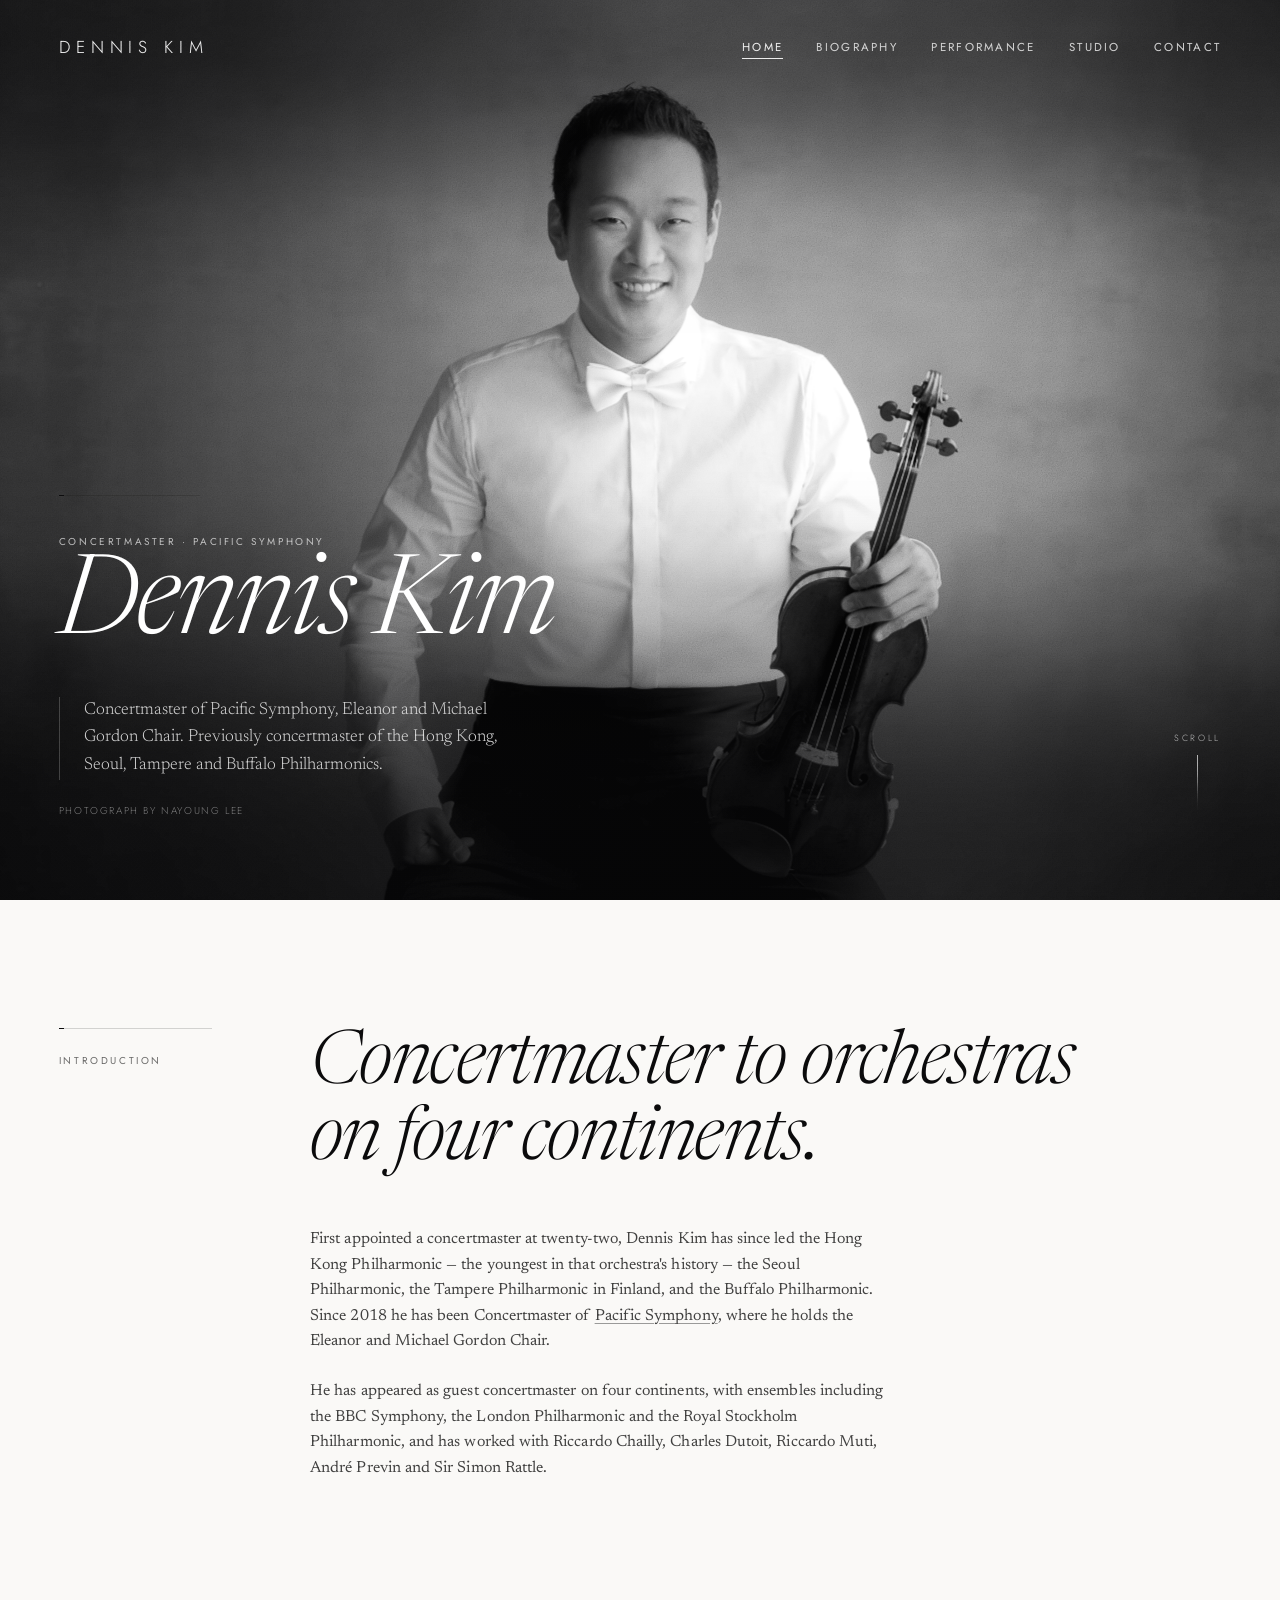
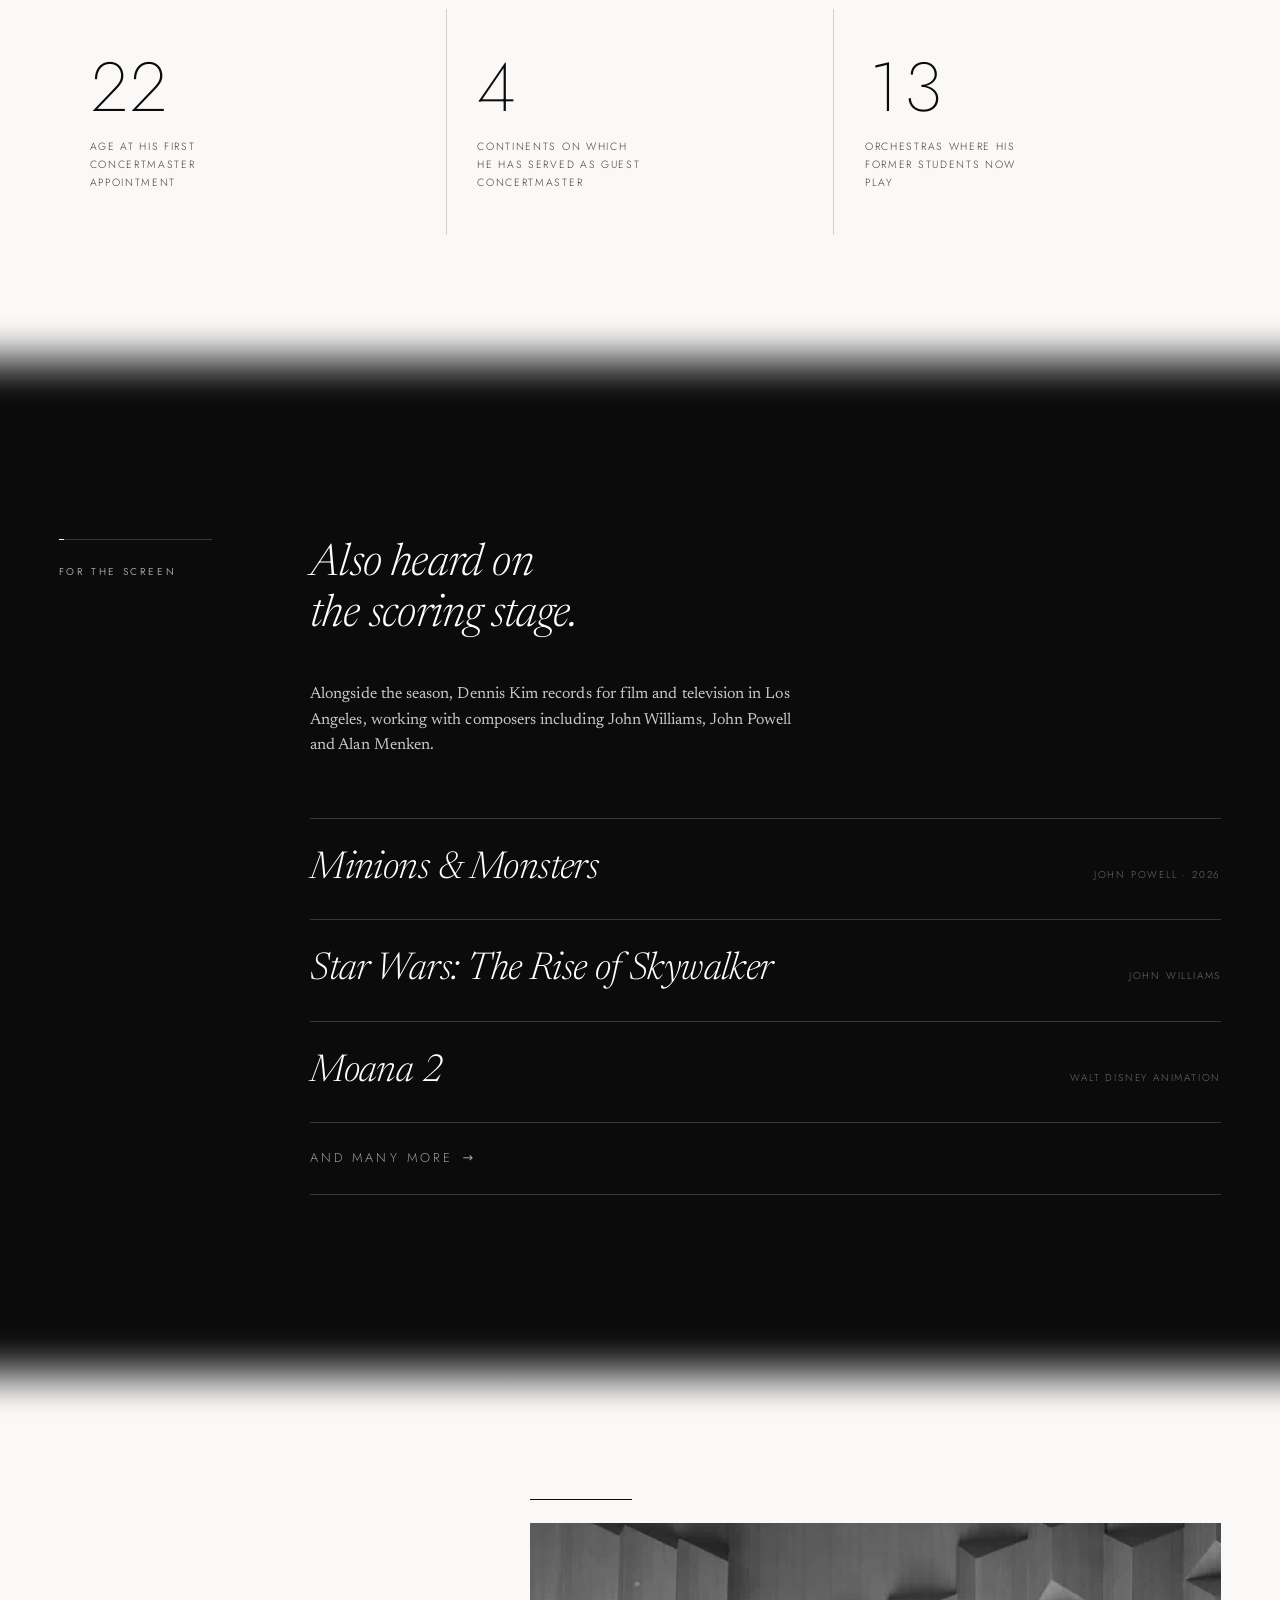
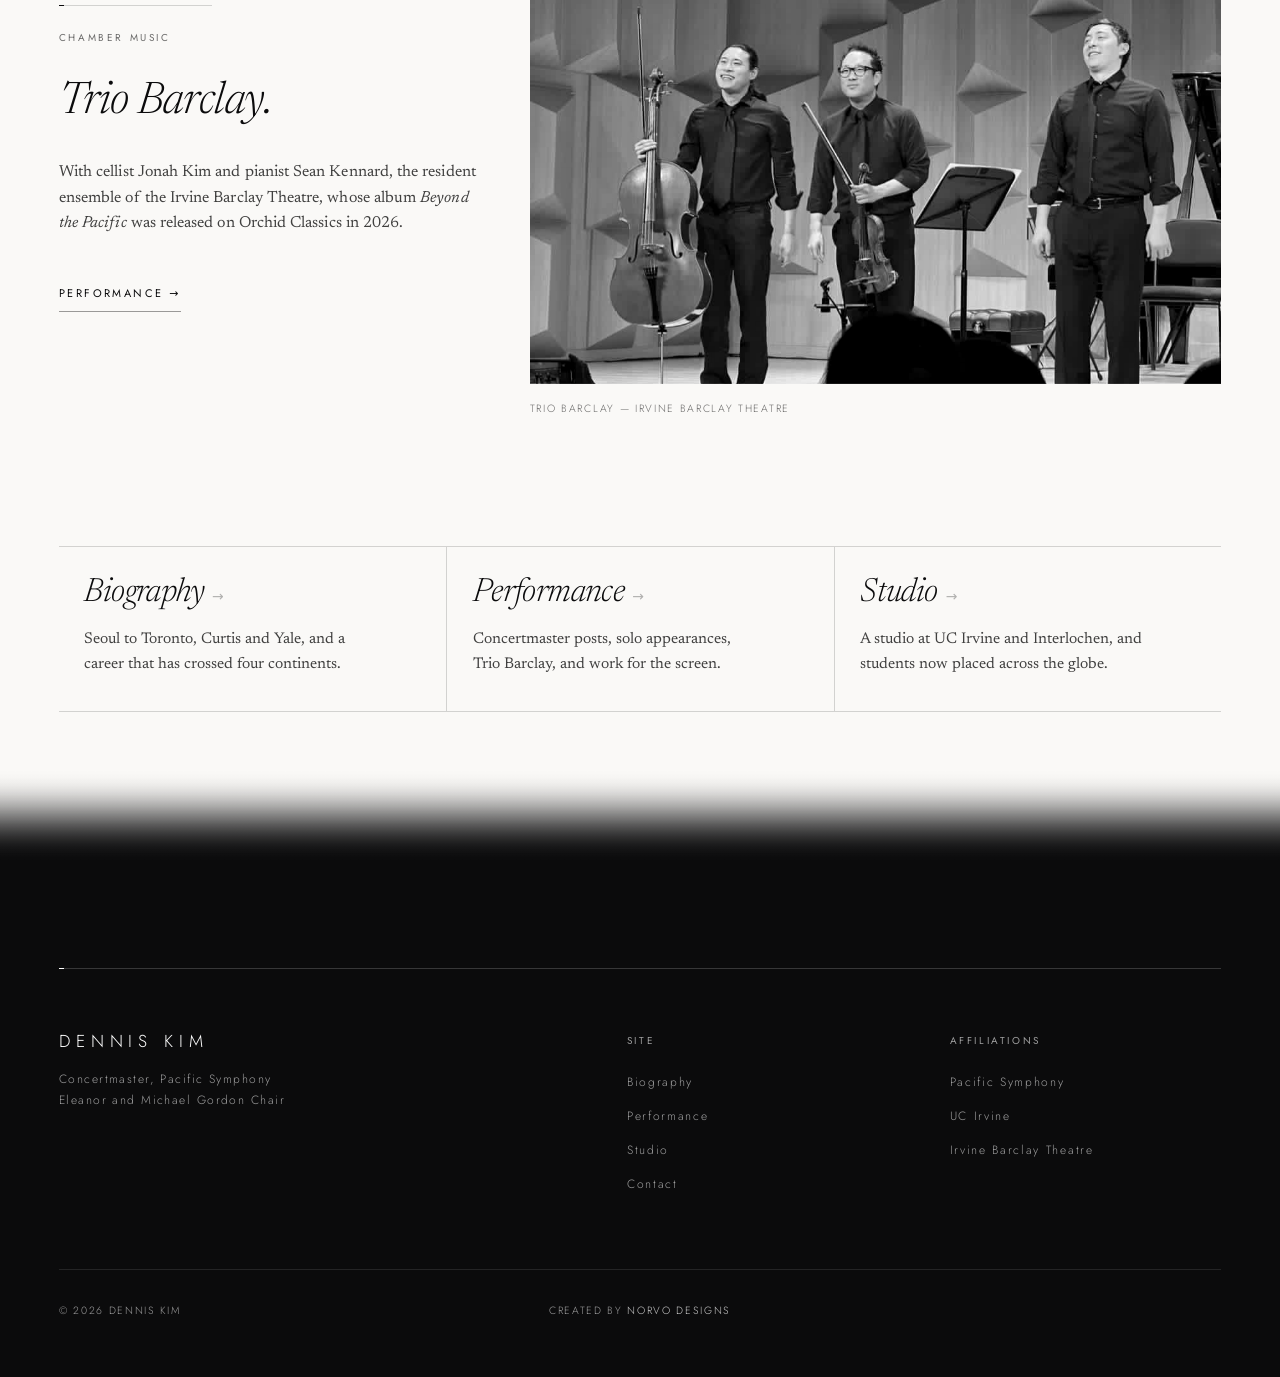
<file: index.html>
<!DOCTYPE html>
<html lang="en" class="no-js">
<head>
<!-- Google tag (gtag.js) -->
<script async src="https://www.googletagmanager.com/gtag/js?id=G-ZF6RB4G2XK"></script>
<script>
  window.dataLayer = window.dataLayer || [];
  function gtag(){dataLayer.push(arguments);}
  gtag('js', new Date());

  gtag('config', 'G-ZF6RB4G2XK');
</script>
<meta charset="utf-8">
<meta name="viewport" content="width=device-width, initial-scale=1">
<title>Dennis Kim — Violinist, Concertmaster of Pacific Symphony</title>
<meta name="description" content="Dennis Kim is a violinist and Concertmaster of Pacific Symphony, holder of the Eleanor and Michael Gordon Chair, and Assistant Professor of Violin at UC Irvine.">
<link rel="canonical" href="https://denniskim.org/">
<meta name="robots" content="index,follow,max-image-preview:large,max-snippet:-1,max-video-preview:-1">
<meta name="author" content="Dennis Kim">
<meta name="theme-color" content="#0b0b0c">
<meta property="og:type" content="profile">
<meta property="og:site_name" content="Dennis Kim">
<meta property="og:locale" content="en_US">
<meta property="og:title" content="Dennis Kim — Violinist, Concertmaster of Pacific Symphony">
<meta property="og:description" content="Dennis Kim is a violinist and Concertmaster of Pacific Symphony, holder of the Eleanor and Michael Gordon Chair, and Assistant Professor of Violin at UC Irvine.">
<meta property="og:url" content="https://denniskim.org/">
<meta property="og:image" content="https://denniskim.org/assets/og-image.jpg">
<meta property="og:image:width" content="1200">
<meta property="og:image:height" content="630">
<meta property="og:image:alt" content="Dennis Kim, violinist and Concertmaster of Pacific Symphony">
<meta name="twitter:card" content="summary_large_image">
<meta name="twitter:title" content="Dennis Kim — Violinist, Concertmaster of Pacific Symphony">
<meta name="twitter:description" content="Dennis Kim is a violinist and Concertmaster of Pacific Symphony, holder of the Eleanor and Michael Gordon Chair, and Assistant Professor of Violin at UC Irvine.">
<meta name="twitter:image" content="https://denniskim.org/assets/og-image.jpg">
<link rel="icon" href="assets/favicon.svg?v=c086bf68" type="image/svg+xml">
<link rel="icon" href="assets/favicon-32.png?v=c086bf68" sizes="32x32" type="image/png">
<link rel="apple-touch-icon" href="assets/apple-touch-icon.png?v=c086bf68">
<link rel="preload" as="image" href="img/portrait-wide.jpg" fetchpriority="high">
<link rel="preconnect" href="https://fonts.googleapis.com">
<link rel="preconnect" href="https://fonts.gstatic.com" crossorigin>
<link href="https://fonts.googleapis.com/css2?family=Jost:wght@200;300;400;500&family=Newsreader:ital,opsz,wght@0,6..72,200..800;1,6..72,200..800&display=swap" rel="stylesheet">
<script>document.documentElement.classList.remove('no-js')</script>
<link rel="stylesheet" href="assets/site.css?v=c086bf68">
<script type="application/ld+json">
{
  "@context": "https://schema.org",
  "@graph": [
    {
      "@type": "Person",
      "@id": "https://denniskim.org/#person",
      "name": "Dennis Kim",
      "givenName": "Dennis",
      "familyName": "Kim",
      "jobTitle": [
        "Violinist",
        "Concertmaster",
        "Assistant Professor of Violin"
      ],
      "description": "Violinist and Concertmaster of Pacific Symphony, holder of the Eleanor and Michael Gordon Chair.",
      "url": "https://denniskim.org/",
      "image": "https://denniskim.org/assets/og-image.jpg",
      "nationality": {
        "@type": "Country",
        "name": "Canada"
      },
      "birthPlace": {
        "@type": "Place",
        "name": "Seoul, South Korea"
      },
      "knowsAbout": [
        "Violin",
        "Orchestral leadership",
        "Chamber music",
        "Studio recording"
      ],
      "alumniOf": [
        {
          "@type": "CollegeOrUniversity",
          "name": "Curtis Institute of Music"
        },
        {
          "@type": "CollegeOrUniversity",
          "name": "Yale School of Music"
        }
      ],
      "worksFor": [
        {
          "@type": "PerformingGroup",
          "name": "Pacific Symphony",
          "url": "https://www.pacificsymphony.org/"
        },
        {
          "@type": "CollegeOrUniversity",
          "name": "University of California, Irvine",
          "url": "https://music.arts.uci.edu/"
        }
      ],
      "memberOf": {
        "@type": "MusicGroup",
        "name": "Trio Barclay",
        "url": "https://thebarclay.org/"
      },
      "sameAs": [
        "https://en.wikipedia.org/wiki/Dennis_Kim",
        "https://www.pacificsymphony.org/artist-details/34/dennis-kim",
        "https://music.arts.uci.edu/faculty/dennis-kim"
      ]
    },
    {
      "@type": "WebSite",
      "@id": "https://denniskim.org/#website",
      "url": "https://denniskim.org/",
      "name": "Dennis Kim",
      "inLanguage": "en",
      "publisher": {
        "@id": "https://denniskim.org/#person"
      }
    },
    {
      "@type": [
        "WebPage",
        "ProfilePage"
      ],
      "@id": "https://denniskim.org/#webpage",
      "url": "https://denniskim.org/",
      "name": "Dennis Kim — Violinist, Concertmaster of Pacific Symphony",
      "description": "Dennis Kim is a violinist and Concertmaster of Pacific Symphony, holder of the Eleanor and Michael Gordon Chair, and Assistant Professor of Violin at UC Irvine.",
      "inLanguage": "en",
      "isPartOf": {
        "@id": "https://denniskim.org/#website"
      },
      "about": {
        "@id": "https://denniskim.org/#person"
      },
      "primaryImageOfPage": {
        "@type": "ImageObject",
        "url": "https://denniskim.org/assets/og-image.jpg"
      }
    }
  ]
}
</script>
</head>
<body>
<a class="skip" href="#main">Skip to content</a>
<div class="veil" aria-hidden="true"></div>

<header class="site-nav on-dark">
  <div class="nav__inner">
    <a class="wordmark" href="index.html">Dennis&nbsp;Kim</a>
    <nav class="nav__links" aria-label="Primary">
      <a class="nav__link" href="index.html" aria-current="page">Home</a>
      <a class="nav__link" href="biography.html">Biography</a>
      <a class="nav__link" href="performance.html">Performance</a>
      <a class="nav__link" href="studio.html">Studio</a>
      <a class="nav__link" href="contact.html">Contact</a>
    </nav>
    <button class="burger" aria-expanded="false" aria-controls="drawer" aria-label="Menu">
      <span></span><span></span>
    </button>
    <div class="nav__drawer" id="drawer" aria-hidden="true">
      <div class="drawer__inner">
        <span class="drawer__mark" aria-hidden="true">Dennis&nbsp;Kim</span>
        <span class="drawer__rule" aria-hidden="true"></span>
        <nav class="drawer__nav" aria-label="Primary mobile">
          <a class="drawer__link" style="--i:0" href="index.html" aria-current="page">Home</a>
          <a class="drawer__link" style="--i:1" href="biography.html">Biography</a>
          <a class="drawer__link" style="--i:2" href="performance.html">Performance</a>
          <a class="drawer__link" style="--i:3" href="studio.html">Studio</a>
          <a class="drawer__link" style="--i:4" href="contact.html">Contact</a>
        </nav>
      </div>
    </div>
  </div>
</header>

<main class="page" id="main" tabindex="-1">

  <!-- ===== HERO ===== -->
  <section class="hero" data-hero>
    <div class="hero__media">
      <img src="img/portrait-wide.jpg" alt="Dennis Kim, violinist and Concertmaster of Pacific Symphony, holding his violin" fetchpriority="high" width="2400" height="1617">
    </div>
    <div class="hero__scrim" aria-hidden="true"></div>
    <div class="hero__inner wrap">
      <div class="hero__stack">
        <hr class="mark hero__mark in">
        <span class="eyebrow eyebrow--light">Concertmaster · Pacific Symphony</span>
        <h1 class="display d-xl lines lines--it">
          <span class="line"><i><em>Dennis Kim</em></i></span>
        </h1>
        <p class="hero__sub">Concertmaster of Pacific Symphony, Eleanor and Michael Gordon Chair. Previously concertmaster of the Hong Kong, Seoul, Tampere and Buffalo Philharmonics.</p>
        <p class="hero__credit">Photograph by NaYoung Lee</p>
      </div>
    </div>
    <div class="scroll-cue" aria-hidden="true"><span>Scroll</span><i></i></div>
  </section>

  <!-- ===== STATEMENT ===== -->
  <section class="section wrap">
    <div class="split">
      <div class="split__rail">
        <hr class="mark mark--short" style="margin-bottom:var(--s3)">
        <p class="eyebrow">Introduction</p>
      </div>
      <div data-stagger>
        <h2 class="display d-lg lines lines--it measure">
          <span class="line"><i><em>Concertmaster to orchestras</em></i></span>
          <span class="line"><i><em>on four continents.</em></i></span>
        </h2>
        <div class="measure" style="margin-top:clamp(32px,3.6vw,56px)">
          <p class="body" data-rv>First appointed a concertmaster at twenty-two, Dennis Kim has since led the Hong Kong Philharmonic &mdash; the youngest in that orchestra's history &mdash; the Seoul Philharmonic, the Tampere Philharmonic in Finland, and the Buffalo Philharmonic. Since 2018 he has been Concertmaster of <a href="https://www.pacificsymphony.org/" target="_blank" rel="noopener">Pacific Symphony</a>, where he holds the Eleanor and Michael Gordon Chair.</p>
          <p class="body" data-rv>He has appeared as guest concertmaster on four continents, with ensembles including the BBC Symphony, the London Philharmonic and the Royal Stockholm Philharmonic, and has worked with Riccardo Chailly, Charles Dutoit, Riccardo Muti, André Previn and Sir Simon Rattle.</p>
        </div>
      </div>
    </div>
  </section>

  <!-- ===== FIGURES ===== -->
  <section class="wrap" style="padding-bottom:var(--sec)">
    <div class="stats" data-stagger>
      <div class="stat" data-rv>
        <p class="stat__n"><span data-count="22">22</span></p>
        <p class="stat__l meta">Age at his first concertmaster appointment</p>
      </div>
      <div class="stat" data-rv>
        <p class="stat__n"><span data-count="4">4</span></p>
        <p class="stat__l meta">Continents on which he has served as guest concertmaster</p>
      </div>
      <div class="stat" data-rv>
        <p class="stat__n"><span data-count="13">13</span></p>
        <p class="stat__l meta">Orchestras where his former students now play</p>
      </div>
    </div>
  </section>

  <!-- ===== SCREEN ===== -->
  <section class="band on-ink">
    <div class="section wrap">
      <div class="split">
        <div class="split__rail">
          <hr class="mark mark--short" style="margin-bottom:var(--s3)">
          <p class="eyebrow">For the screen</p>
        </div>
        <div data-stagger>
          <h2 class="display d-md lines lines--it measure-sm">
            <span class="line"><i><em>Also heard on</em></i></span>
            <span class="line"><i><em>the scoring stage.</em></i></span>
          </h2>
          <p class="body" data-rv style="margin-top:clamp(28px,3.2vw,44px);max-width:56ch">Alongside the season, Dennis Kim records for film and television in Los Angeles, working with composers including John Williams, John Powell and Alan Menken.</p>

          <div class="credits" data-rv style="margin-top:clamp(40px,4.6vw,72px)">
            <div class="credit">
              <p class="credit__t">Minions &amp; Monsters</p>
              <p class="credit__m">John Powell &middot; 2026</p>
            </div>
            <div class="credit">
              <p class="credit__t">Star Wars: The Rise of Skywalker</p>
              <p class="credit__m">John Williams</p>
            </div>
            <div class="credit">
              <p class="credit__t">Moana 2</p>
              <p class="credit__m">Walt Disney Animation</p>
            </div>
            <a class="credit credit--more" href="performance.html">
              <p class="credit__t">and many more <i>&#8594;</i></p>
            </a>
          </div>
        </div>
      </div>
    </div>
  </section>

  <!-- ===== CLOSING ===== -->
  <section class="section wrap">
    <div class="duo duo--tall">
      <div data-stagger>
        <hr class="mark mark--short" style="margin-bottom:var(--s3)">
        <p class="eyebrow" data-rv style="margin-bottom:var(--s4)">Chamber music</p>
        <h2 class="display d-md lines lines--it measure-sm">
          <span class="line"><i><em>Trio Barclay.</em></i></span>
        </h2>
        <p class="body measure-sm" data-rv style="margin-top:var(--s4)">With cellist Jonah Kim and pianist Sean Kennard, the resident ensemble of the Irvine Barclay Theatre, whose album <em>Beyond the Pacific</em> was released on Orchid Classics in 2026.</p>
        <p style="margin-top:clamp(32px,3.4vw,48px)" data-rv><a class="ln" href="performance.html">Performance &#8594;</a></p>
      </div>
      <figure class="fig fig--held mono img-rv">
        <img class="ratio-3x2" src="img/trio-barclay.jpg" alt="Dennis Kim, centre, taking a bow with Trio Barclay" loading="lazy" decoding="async" width="1080" height="810" style="object-position:50% 38%">
        <figcaption class="meta">Trio Barclay &mdash; Irvine Barclay Theatre</figcaption>
      </figure>
    </div>
  </section>

  <!-- ===== GATEWAYS ===== -->
  <section class="wrap" style="padding-bottom:var(--sec-tight)">
    <div class="gates" data-stagger>
      <a class="gate" href="biography.html" data-rv>
        <span class="gate__t">Biography <i>&#8594;</i></span>
        <span class="gate__d">Seoul to Toronto, Curtis and Yale, and a career that has crossed four continents.</span>
      </a>
      <a class="gate" href="performance.html" data-rv>
        <span class="gate__t">Performance <i>&#8594;</i></span>
        <span class="gate__d">Concertmaster posts, solo appearances, Trio Barclay, and work for the screen.</span>
      </a>
      <a class="gate" href="studio.html" data-rv>
        <span class="gate__t">Studio <i>&#8594;</i></span>
        <span class="gate__d">A studio at UC Irvine and Interlochen, and students now placed across the globe.</span>
      </a>
    </div>
  </section>

</main>

<footer class="site-foot">
  <div class="wrap">
    <hr class="mark foot__mark">
    <div class="foot__grid">
      <div class="foot__col">
        <a class="wordmark" href="index.html">Dennis&nbsp;Kim</a>
        <p class="foot__note">Concertmaster, Pacific Symphony<br>Eleanor and Michael Gordon Chair</p>
      </div>
      <div class="foot__col">
        <p class="eyebrow foot__h">Site</p>
        <a class="foot__l" href="biography.html">Biography</a>
        <a class="foot__l" href="performance.html">Performance</a>
        <a class="foot__l" href="studio.html">Studio</a>
        <a class="foot__l" href="contact.html">Contact</a>
      </div>
      <div class="foot__col">
        <p class="eyebrow foot__h">Affiliations</p>
        <a class="foot__l" href="https://www.pacificsymphony.org/" target="_blank" rel="noopener">Pacific Symphony</a>
        <a class="foot__l" href="https://music.arts.uci.edu/" target="_blank" rel="noopener">UC Irvine</a>
        <a class="foot__l" href="https://thebarclay.org/" target="_blank" rel="noopener">Irvine Barclay Theatre</a>
      </div>
    </div>
    <div class="foot__base">
      <p class="meta">&copy; <span data-year>2026</span> Dennis Kim</p>
      <p class="meta foot__credit">Created by <a class="foot__by" href="https://norvodesigns.com" target="_blank" rel="noopener">Norvo&nbsp;Designs</a></p>
    </div>
  </div>
</footer>

<script src="assets/site.js?v=c086bf68"></script>
</body>
</html>
</file>
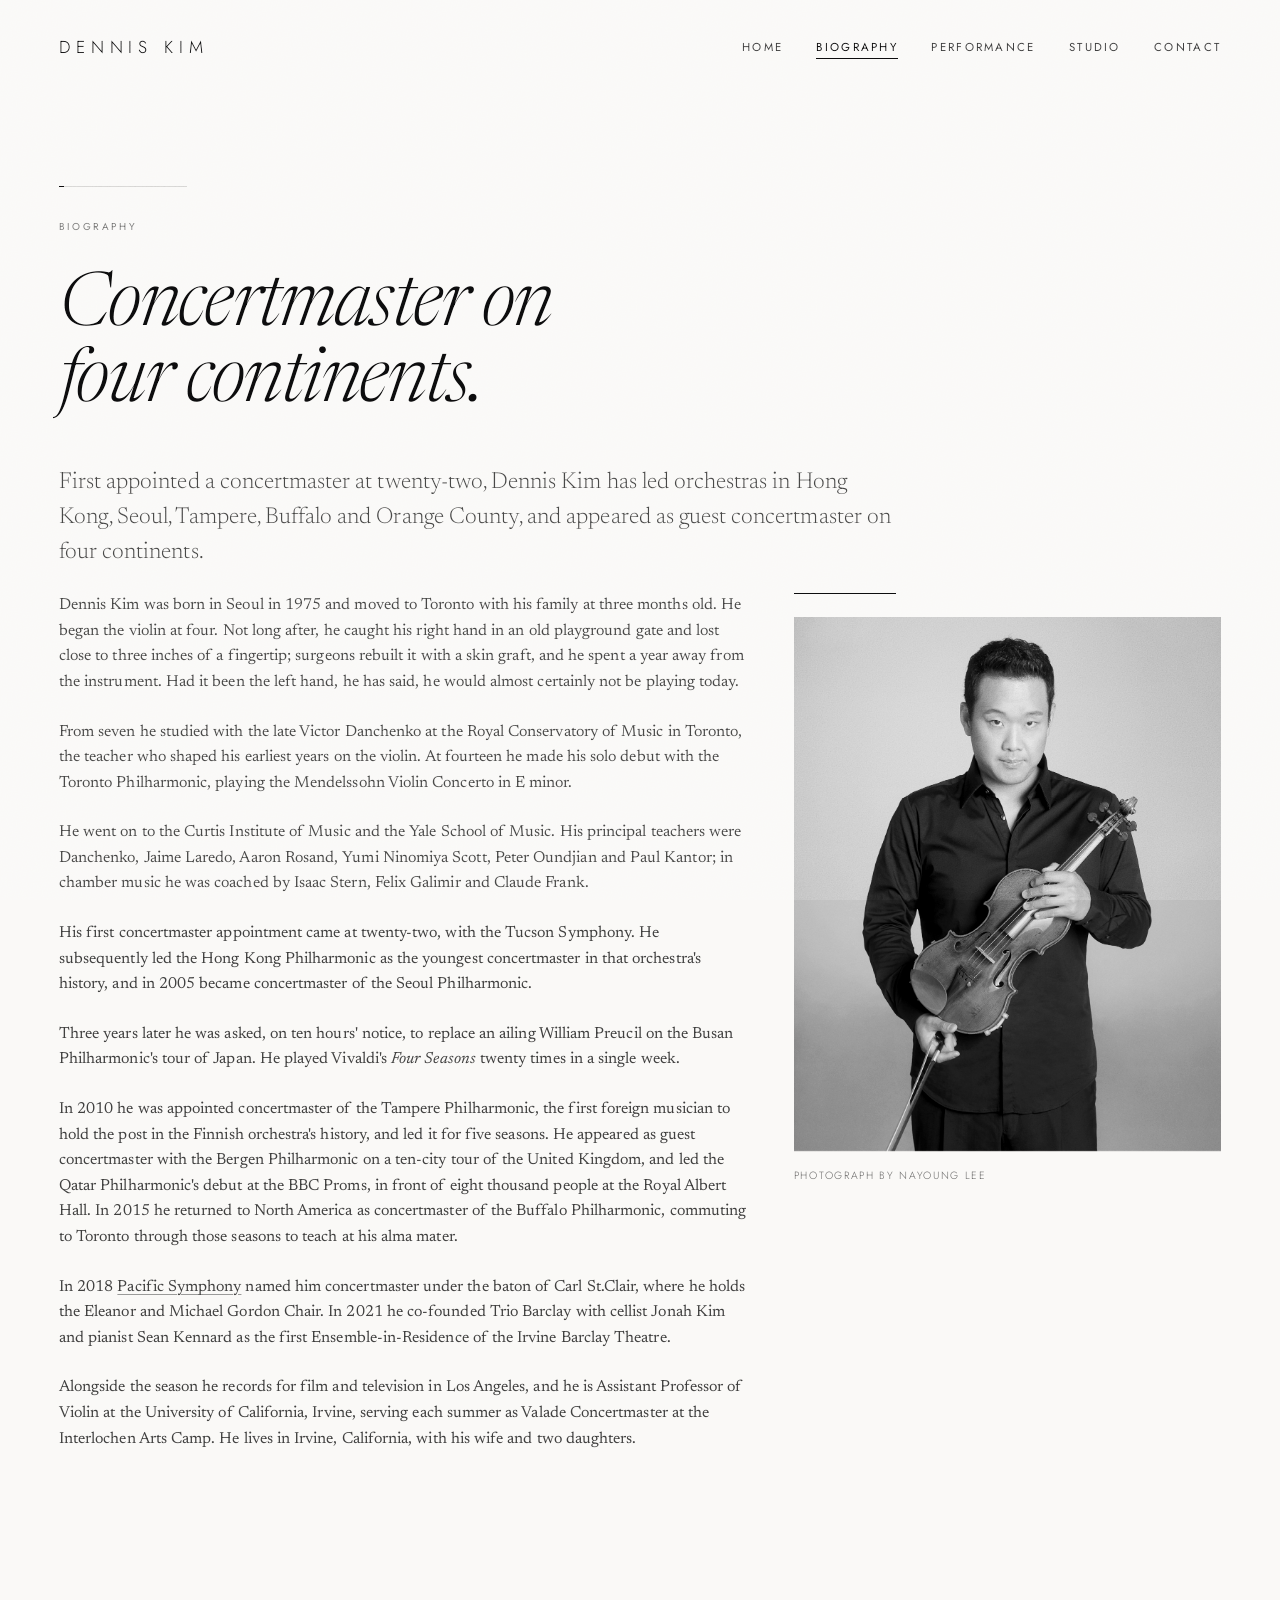
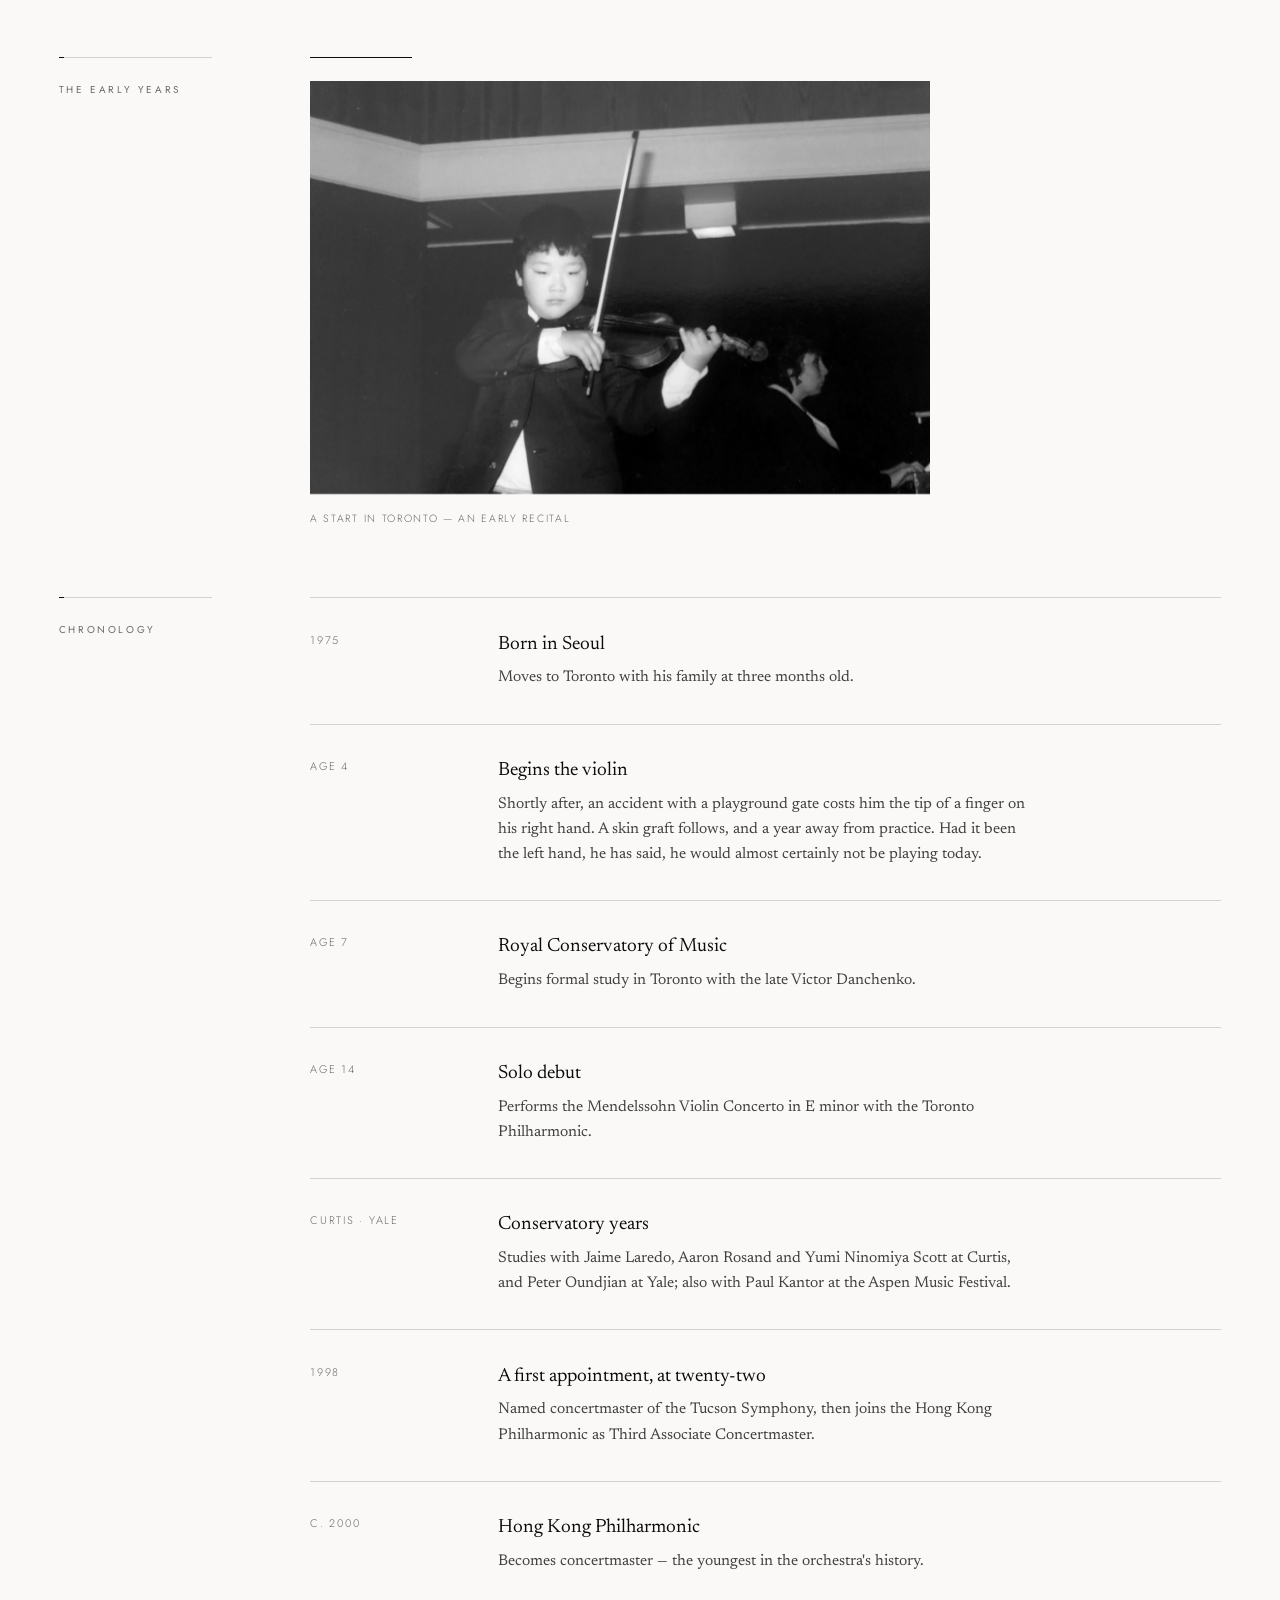
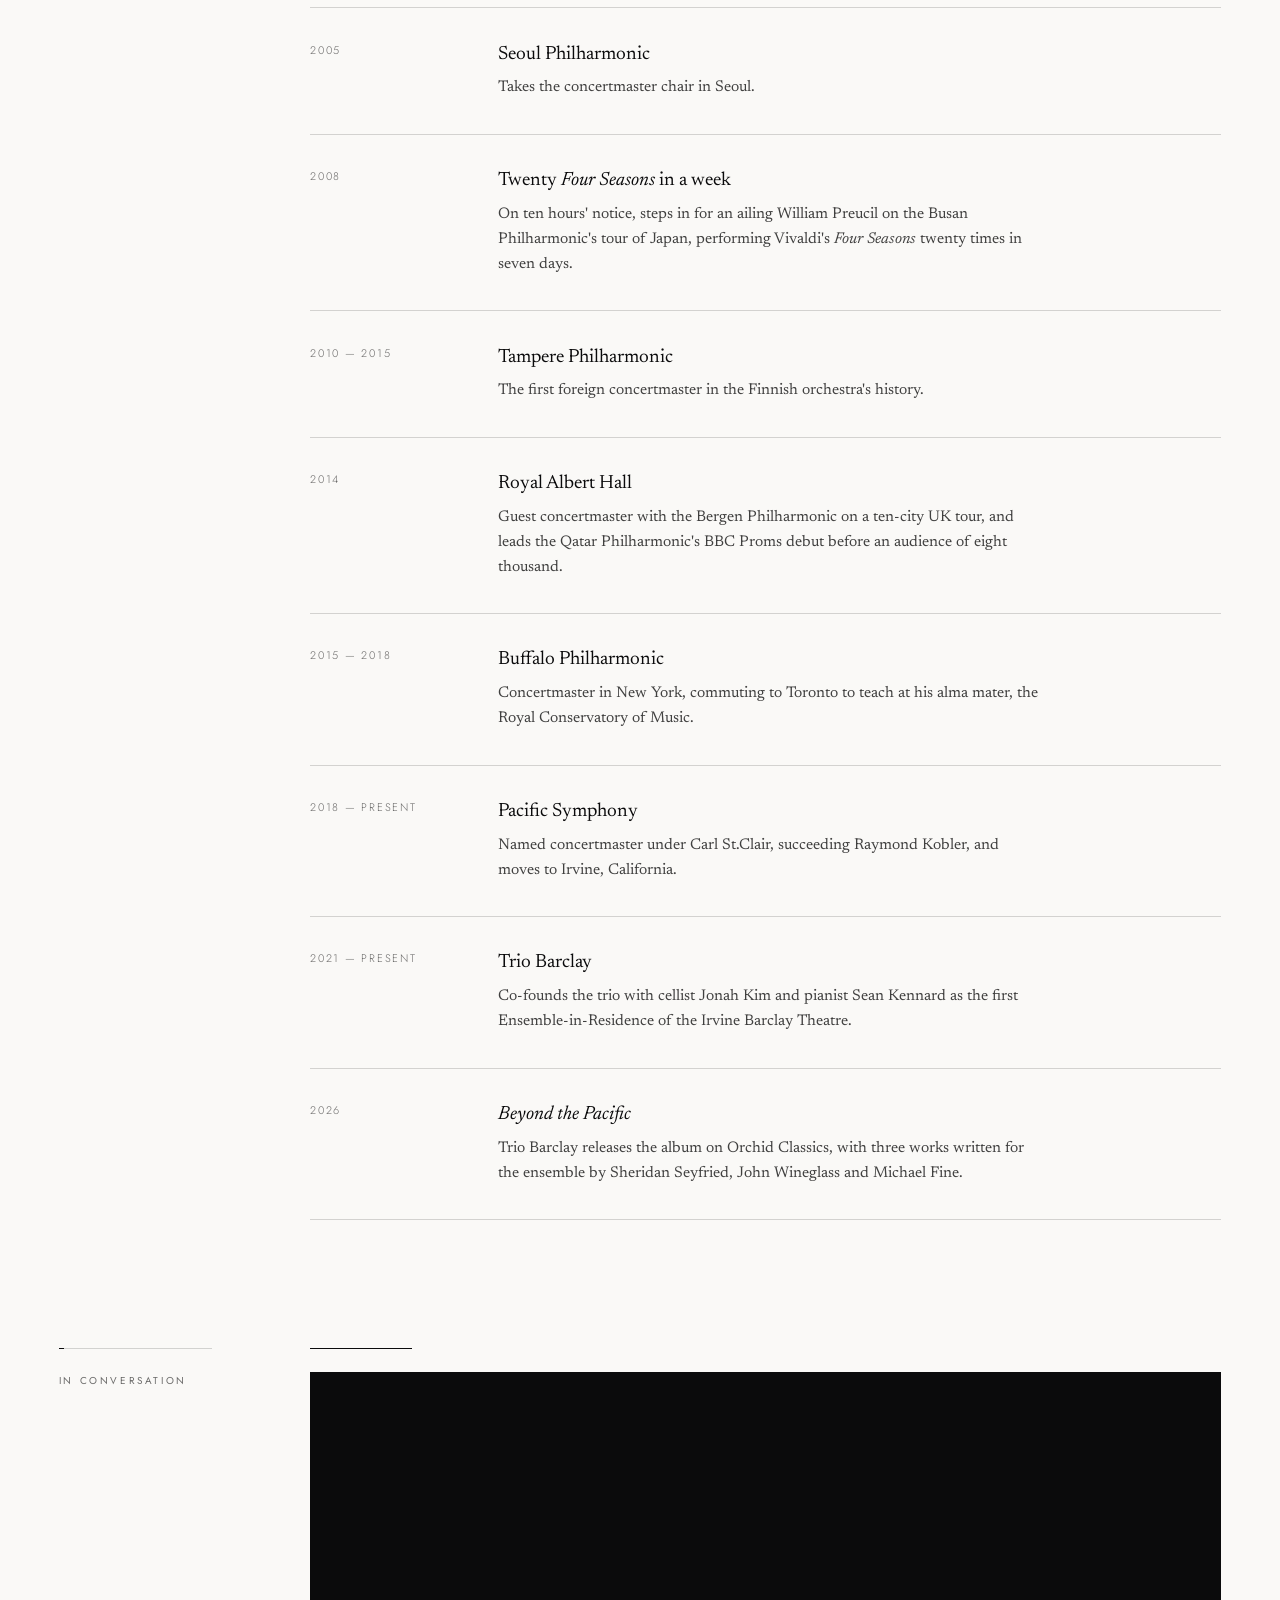
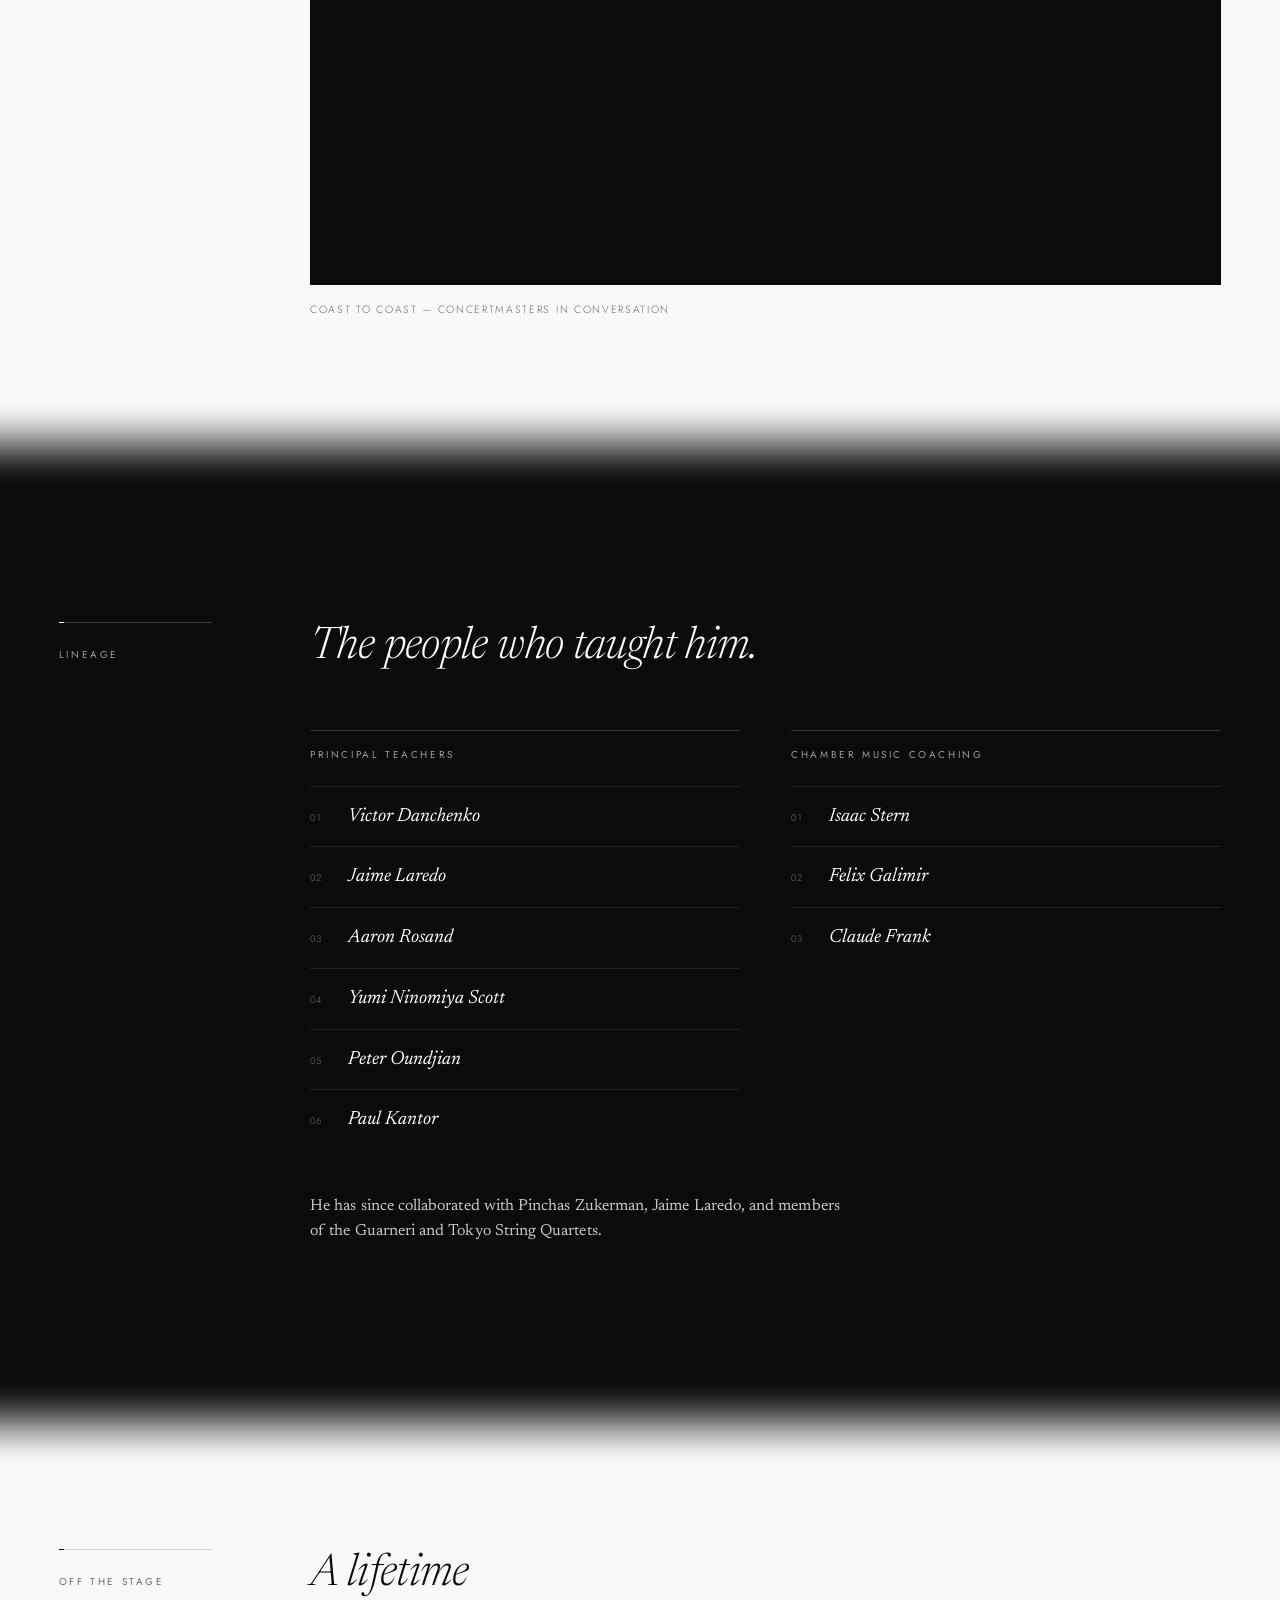
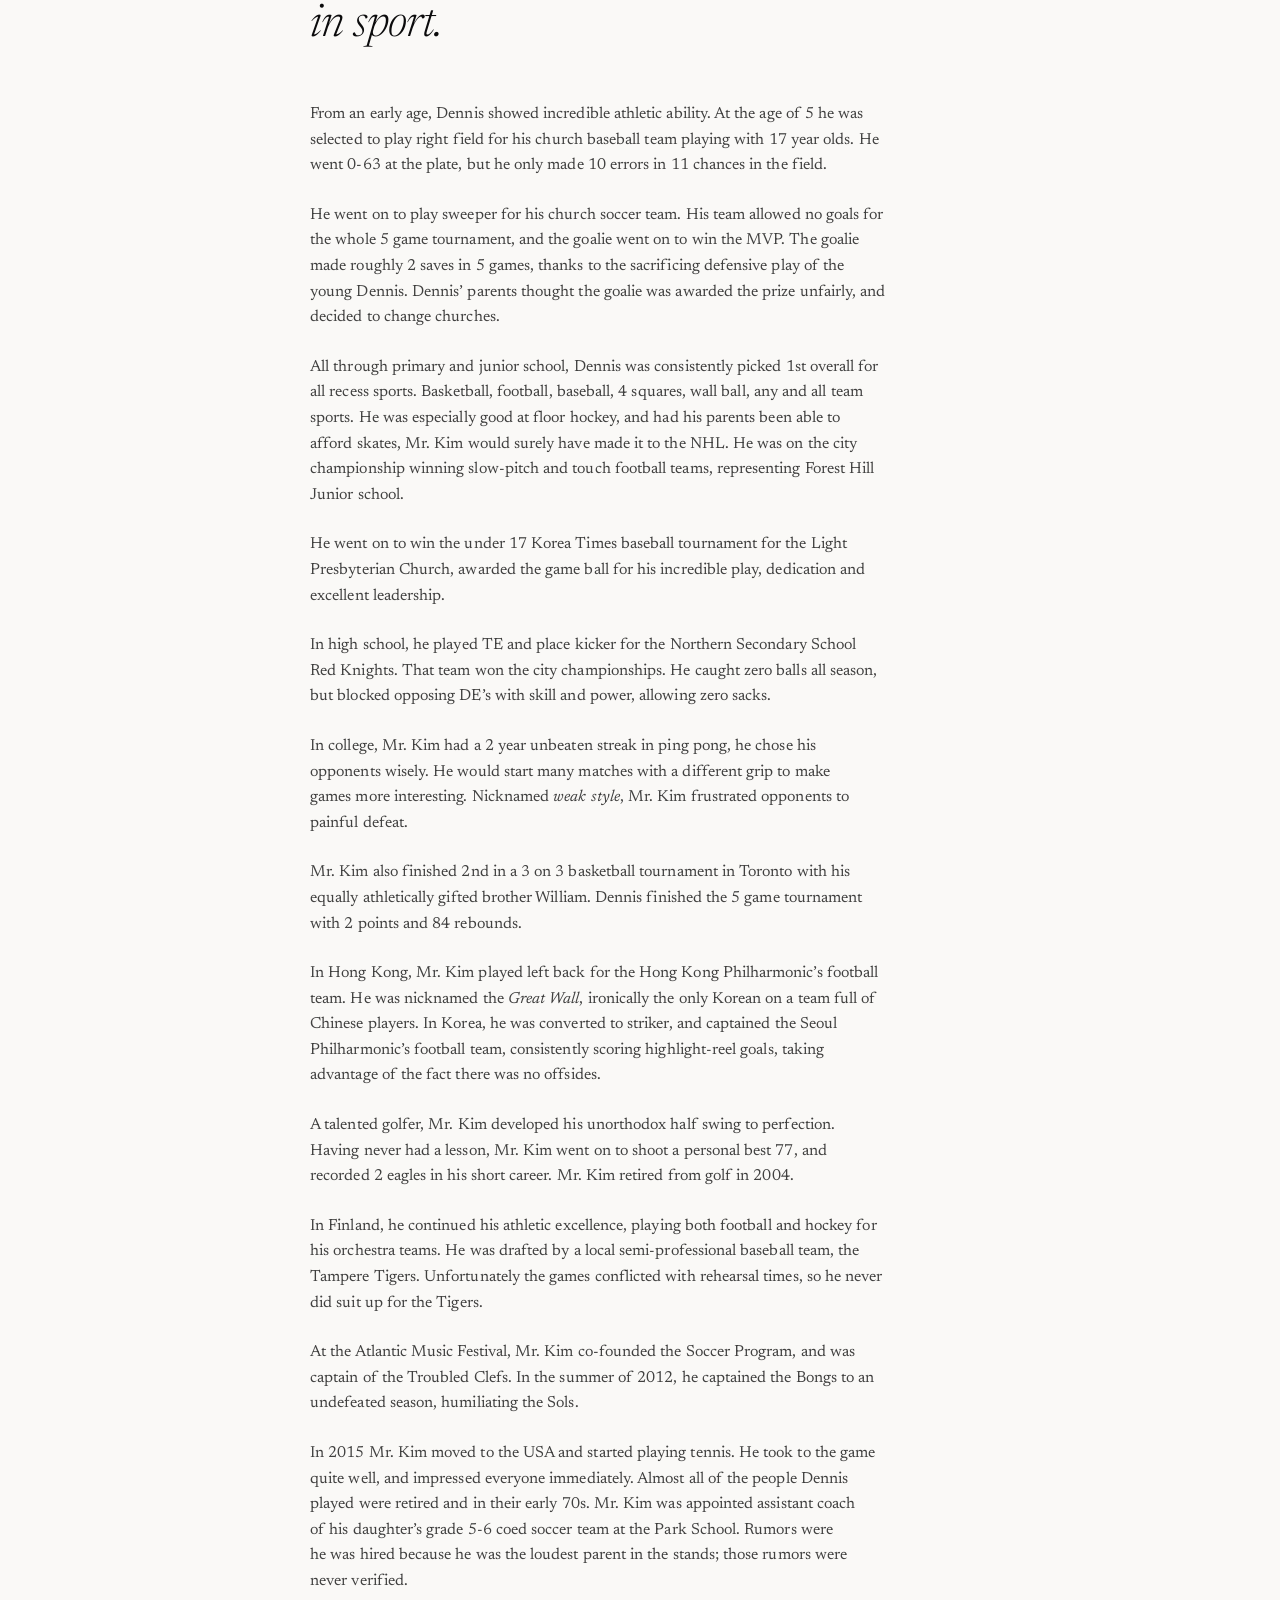
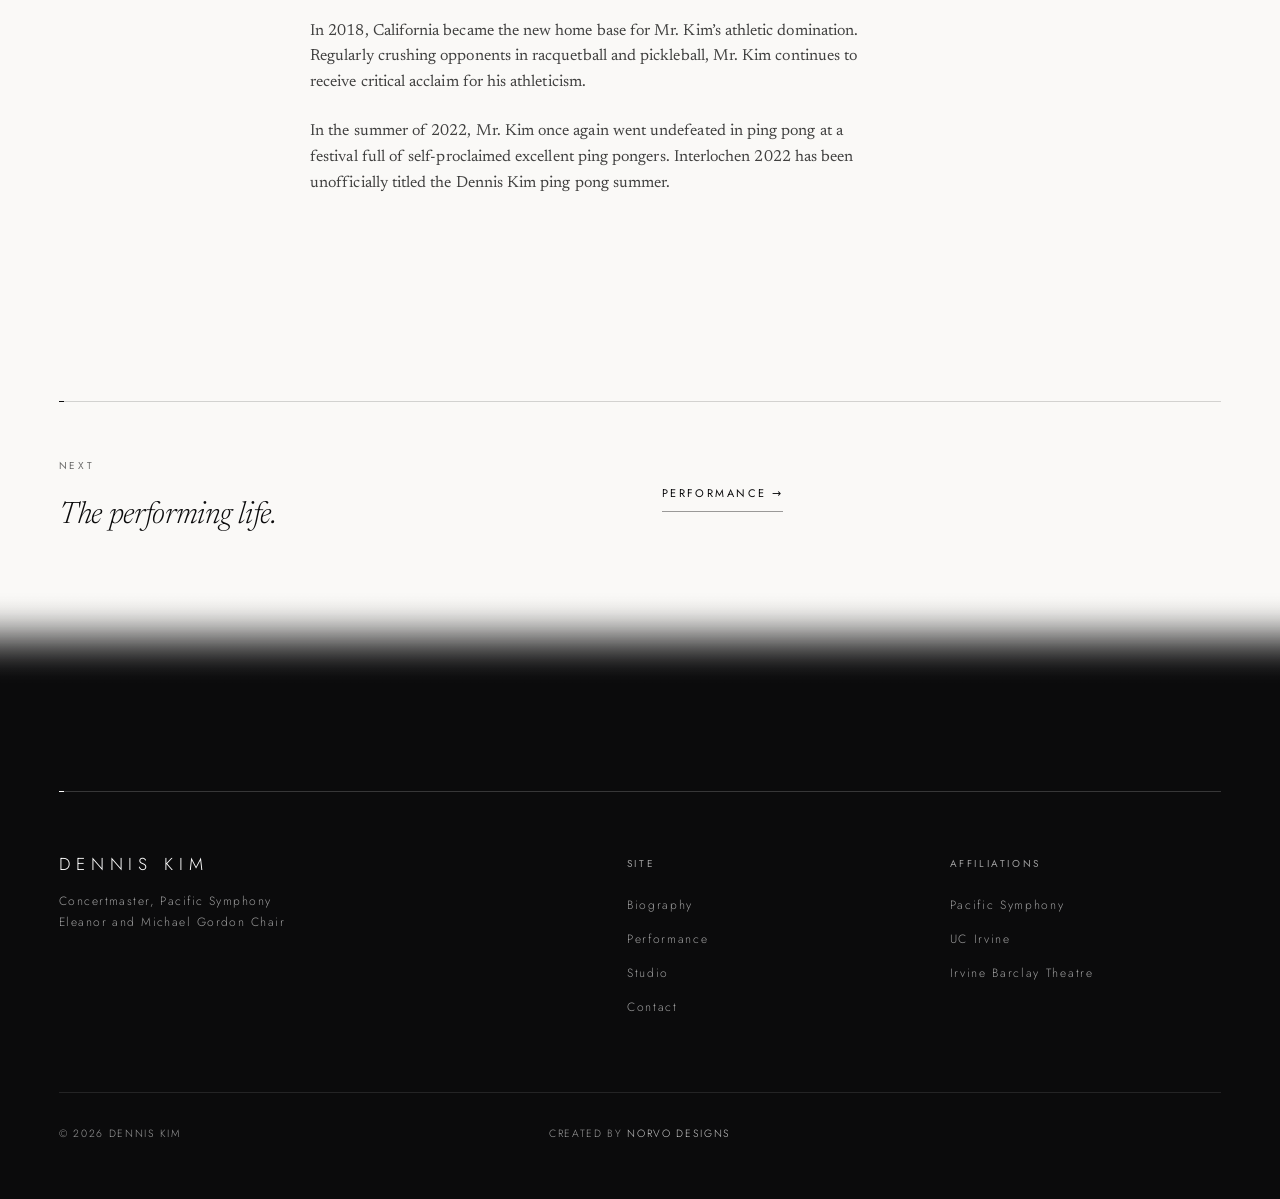
<file: biography.html>
<!DOCTYPE html>
<html lang="en" class="no-js">
<head>
<!-- Google tag (gtag.js) -->
<script async src="https://www.googletagmanager.com/gtag/js?id=G-ZF6RB4G2XK"></script>
<script>
  window.dataLayer = window.dataLayer || [];
  function gtag(){dataLayer.push(arguments);}
  gtag('js', new Date());

  gtag('config', 'G-ZF6RB4G2XK');
</script>
<meta charset="utf-8">
<meta name="viewport" content="width=device-width, initial-scale=1">
<title>Biography — Dennis Kim, Violinist</title>
<meta name="description" content="Trained at Curtis and Yale, Dennis Kim has been concertmaster of the Hong Kong, Seoul, Tampere and Buffalo Philharmonics, and of Pacific Symphony since 2018.">
<link rel="canonical" href="https://denniskim.org/biography.html">
<meta name="robots" content="index,follow,max-image-preview:large,max-snippet:-1,max-video-preview:-1">
<meta name="author" content="Dennis Kim">
<meta name="theme-color" content="#0b0b0c">
<meta property="og:type" content="article">
<meta property="og:site_name" content="Dennis Kim">
<meta property="og:locale" content="en_US">
<meta property="og:title" content="Biography — Dennis Kim, Violinist">
<meta property="og:description" content="Trained at Curtis and Yale, Dennis Kim has been concertmaster of the Hong Kong, Seoul, Tampere and Buffalo Philharmonics, and of Pacific Symphony since 2018.">
<meta property="og:url" content="https://denniskim.org/biography.html">
<meta property="og:image" content="https://denniskim.org/assets/og-image.jpg">
<meta property="og:image:width" content="1200">
<meta property="og:image:height" content="630">
<meta property="og:image:alt" content="Dennis Kim, violinist and Concertmaster of Pacific Symphony">
<meta name="twitter:card" content="summary_large_image">
<meta name="twitter:title" content="Biography — Dennis Kim, Violinist">
<meta name="twitter:description" content="Trained at Curtis and Yale, Dennis Kim has been concertmaster of the Hong Kong, Seoul, Tampere and Buffalo Philharmonics, and of Pacific Symphony since 2018.">
<meta name="twitter:image" content="https://denniskim.org/assets/og-image.jpg">
<link rel="icon" href="assets/favicon.svg?v=c086bf68" type="image/svg+xml">
<link rel="icon" href="assets/favicon-32.png?v=c086bf68" sizes="32x32" type="image/png">
<link rel="apple-touch-icon" href="assets/apple-touch-icon.png?v=c086bf68">
<link rel="preconnect" href="https://fonts.googleapis.com">
<link rel="preconnect" href="https://fonts.gstatic.com" crossorigin>
<link href="https://fonts.googleapis.com/css2?family=Jost:wght@200;300;400;500&family=Newsreader:ital,opsz,wght@0,6..72,200..800;1,6..72,200..800&display=swap" rel="stylesheet">
<script>document.documentElement.classList.remove('no-js')</script>
<link rel="stylesheet" href="assets/site.css?v=c086bf68">
<script type="application/ld+json">
{
  "@context": "https://schema.org",
  "@graph": [
    {
      "@type": "WebPage",
      "@id": "https://denniskim.org/biography.html#webpage",
      "url": "https://denniskim.org/biography.html",
      "name": "Biography — Dennis Kim, Violinist",
      "description": "Trained at Curtis and Yale, Dennis Kim has been concertmaster of the Hong Kong, Seoul, Tampere and Buffalo Philharmonics, and of Pacific Symphony since 2018.",
      "inLanguage": "en",
      "isPartOf": {
        "@id": "https://denniskim.org/#website"
      },
      "about": {
        "@id": "https://denniskim.org/#person"
      }
    },
    {
      "@type": "BreadcrumbList",
      "@id": "https://denniskim.org/biography.html#breadcrumb",
      "itemListElement": [
        {
          "@type": "ListItem",
          "position": 1,
          "name": "Home",
          "item": "https://denniskim.org/"
        },
        {
          "@type": "ListItem",
          "position": 2,
          "name": "Biography",
          "item": "https://denniskim.org/biography.html"
        }
      ]
    }
  ]
}
</script>
</head>
<body>
<a class="skip" href="#main">Skip to content</a>
<div class="veil" aria-hidden="true"></div>

<header class="site-nav">
  <div class="nav__inner">
    <a class="wordmark" href="index.html">Dennis&nbsp;Kim</a>
    <nav class="nav__links" aria-label="Primary">
      <a class="nav__link" href="index.html">Home</a>
      <a class="nav__link" href="biography.html" aria-current="page">Biography</a>
      <a class="nav__link" href="performance.html">Performance</a>
      <a class="nav__link" href="studio.html">Studio</a>
      <a class="nav__link" href="contact.html">Contact</a>
    </nav>
    <button class="burger" aria-expanded="false" aria-controls="drawer" aria-label="Menu">
      <span></span><span></span>
    </button>
    <div class="nav__drawer" id="drawer" aria-hidden="true">
      <div class="drawer__inner">
        <span class="drawer__mark" aria-hidden="true">Dennis&nbsp;Kim</span>
        <span class="drawer__rule" aria-hidden="true"></span>
        <nav class="drawer__nav" aria-label="Primary mobile">
          <a class="drawer__link" style="--i:0" href="index.html">Home</a>
          <a class="drawer__link" style="--i:1" href="biography.html" aria-current="page">Biography</a>
          <a class="drawer__link" style="--i:2" href="performance.html">Performance</a>
          <a class="drawer__link" style="--i:3" href="studio.html">Studio</a>
          <a class="drawer__link" style="--i:4" href="contact.html">Contact</a>
        </nav>
      </div>
    </div>
  </div>
</header>

<main class="page" id="main" tabindex="-1">

  <!-- ===== MASTHEAD ===== -->
  <section class="masthead masthead--tight wrap">
    <hr class="mark">
    <span class="eyebrow">Biography</span>
    <h1 class="display d-lg lines lines--it">
      <span class="line"><i><em>Concertmaster on</em></i></span>
      <span class="line"><i><em>four continents.</em></i></span>
    </h1>
    <p class="lede measure masthead__lede" data-rv style="--d:.28s">First appointed a concertmaster at twenty-two, Dennis Kim has led orchestras in Hong Kong, Seoul, Tampere, Buffalo and Orange County, and appeared as guest concertmaster on four continents.</p>
  </section>

  <!-- ===== NARRATIVE ===== -->
  <section class="wrap" style="padding-bottom:var(--sec-tight)">
    <div class="duo duo--wide duo--start">
      <div data-stagger>
        <p class="body" data-rv>Dennis Kim was born in Seoul in 1975 and moved to Toronto with his family at three months old. He began the violin at four. Not long after, he caught his right hand in an old playground gate and lost close to three inches of a fingertip; surgeons rebuilt it with a skin graft, and he spent a year away from the instrument. Had it been the left hand, he has said, he would almost certainly not be playing today.</p>
        <p class="body" data-rv>From seven he studied with the late Victor Danchenko at the Royal Conservatory of Music in Toronto, the teacher who shaped his earliest years on the violin. At fourteen he made his solo debut with the Toronto Philharmonic, playing the Mendelssohn Violin Concerto in E minor.</p>
        <p class="body" data-rv>He went on to the Curtis Institute of Music and the Yale School of Music. His principal teachers were Danchenko, Jaime Laredo, Aaron Rosand, Yumi Ninomiya Scott, Peter Oundjian and Paul Kantor; in chamber music he was coached by Isaac Stern, Felix Galimir and Claude Frank.</p>
        <p class="body" data-rv>His first concertmaster appointment came at twenty-two, with the Tucson Symphony. He subsequently led the Hong Kong Philharmonic as the youngest concertmaster in that orchestra's history, and in 2005 became concertmaster of the Seoul Philharmonic.</p>
        <p class="body" data-rv>Three years later he was asked, on ten hours' notice, to replace an ailing William Preucil on the Busan Philharmonic's tour of Japan. He played Vivaldi's <em>Four Seasons</em> twenty times in a single week.</p>
        <p class="body" data-rv>In 2010 he was appointed concertmaster of the Tampere Philharmonic, the first foreign musician to hold the post in the Finnish orchestra's history, and led it for five seasons. He appeared as guest concertmaster with the Bergen Philharmonic on a ten-city tour of the United Kingdom, and led the Qatar Philharmonic's debut at the BBC Proms, in front of eight thousand people at the Royal Albert Hall. In 2015 he returned to North America as concertmaster of the Buffalo Philharmonic, commuting to Toronto through those seasons to teach at his alma mater.</p>
        <p class="body" data-rv>In 2018 <a href="https://www.pacificsymphony.org/" target="_blank" rel="noopener">Pacific Symphony</a> named him concertmaster under the baton of Carl St.Clair, where he holds the Eleanor and Michael Gordon Chair. In 2021 he co-founded Trio Barclay with cellist Jonah Kim and pianist Sean Kennard as the first Ensemble-in-Residence of the Irvine Barclay Theatre.</p>
        <p class="body" data-rv>Alongside the season he records for film and television in Los Angeles, and he is Assistant Professor of Violin at the University of California, Irvine, serving each summer as Valade Concertmaster at the Interlochen Arts Camp. He lives in Irvine, California, with his wife and two daughters.</p>
      </div>
      <figure class="fig fig--held mono img-rv" style="--d:.1s">
        <img class="ratio-4x5" src="img/portrait-tall.jpg" alt="Dennis Kim holding his violin and bow, black and white studio portrait" loading="lazy" decoding="async" width="1200" height="1800" style="object-position:50% 24%">
        <figcaption class="meta">Photograph by NaYoung Lee</figcaption>
      </figure>
    </div>
  </section>

  <!-- ===== CHRONOLOGY ===== -->
  <section class="section wrap">
    <div class="split" style="margin-bottom:clamp(48px,5.4vw,80px)">
      <div class="split__rail">
        <hr class="mark mark--short" style="margin-bottom:var(--s3)">
        <p class="eyebrow">The early years</p>
      </div>
      <figure class="fig fig--held mono img-rv" style="max-width:min(100%,620px)">
        <img class="ratio-3x2" src="img/early-recital.jpg" alt="A young Dennis Kim playing the violin at an early recital" loading="lazy" decoding="async" width="1280" height="960" style="object-position:50% 34%">
        <figcaption class="meta">A start in Toronto &mdash; an early recital</figcaption>
      </figure>
    </div>
    <div class="split">
      <div class="split__rail">
        <hr class="mark mark--short" style="margin-bottom:var(--s3)">
        <p class="eyebrow">Chronology</p>
      </div>
      <div>
        <ol class="tl" data-stagger>
          <li class="tl__item" data-rv>
            <span class="tl__y">1975</span>
            <div><p class="tl__h">Born in Seoul</p><p class="tl__d">Moves to Toronto with his family at three months old.</p></div>
          </li>
          <li class="tl__item" data-rv>
            <span class="tl__y">Age 4</span>
            <div><p class="tl__h">Begins the violin</p><p class="tl__d">Shortly after, an accident with a playground gate costs him the tip of a finger on his right hand. A skin graft follows, and a year away from practice. Had it been the left hand, he has said, he would almost certainly not be playing today.</p></div>
          </li>
          <li class="tl__item" data-rv>
            <span class="tl__y">Age 7</span>
            <div><p class="tl__h">Royal Conservatory of Music</p><p class="tl__d">Begins formal study in Toronto with the late Victor Danchenko.</p></div>
          </li>
          <li class="tl__item" data-rv>
            <span class="tl__y">Age 14</span>
            <div><p class="tl__h">Solo debut</p><p class="tl__d">Performs the Mendelssohn Violin Concerto in E minor with the Toronto Philharmonic.</p></div>
          </li>
          <li class="tl__item" data-rv>
            <span class="tl__y">Curtis · Yale</span>
            <div><p class="tl__h">Conservatory years</p><p class="tl__d">Studies with Jaime Laredo, Aaron Rosand and Yumi Ninomiya Scott at Curtis, and Peter Oundjian at Yale; also with Paul Kantor at the Aspen Music Festival.</p></div>
          </li>
          <li class="tl__item" data-rv>
            <span class="tl__y">1998</span>
            <div><p class="tl__h">A first appointment, at twenty-two</p><p class="tl__d">Named concertmaster of the Tucson Symphony, then joins the Hong Kong Philharmonic as Third Associate Concertmaster.</p></div>
          </li>
          <li class="tl__item" data-rv>
            <span class="tl__y">c. 2000</span>
            <div><p class="tl__h">Hong Kong Philharmonic</p><p class="tl__d">Becomes concertmaster &mdash; the youngest in the orchestra's history.</p></div>
          </li>
          <li class="tl__item" data-rv>
            <span class="tl__y">2005</span>
            <div><p class="tl__h">Seoul Philharmonic</p><p class="tl__d">Takes the concertmaster chair in Seoul.</p></div>
          </li>
          <li class="tl__item" data-rv>
            <span class="tl__y">2008</span>
            <div><p class="tl__h">Twenty <em>Four Seasons</em> in a week</p><p class="tl__d">On ten hours' notice, steps in for an ailing William Preucil on the Busan Philharmonic's tour of Japan, performing Vivaldi's <em>Four Seasons</em> twenty times in seven days.</p></div>
          </li>
          <li class="tl__item" data-rv>
            <span class="tl__y">2010 — 2015</span>
            <div><p class="tl__h">Tampere Philharmonic</p><p class="tl__d">The first foreign concertmaster in the Finnish orchestra's history.</p></div>
          </li>
          <li class="tl__item" data-rv>
            <span class="tl__y">2014</span>
            <div><p class="tl__h">Royal Albert Hall</p><p class="tl__d">Guest concertmaster with the Bergen Philharmonic on a ten-city UK tour, and leads the Qatar Philharmonic's BBC Proms debut before an audience of eight thousand.</p></div>
          </li>
          <li class="tl__item" data-rv>
            <span class="tl__y">2015 — 2018</span>
            <div><p class="tl__h">Buffalo Philharmonic</p><p class="tl__d">Concertmaster in New York, commuting to Toronto to teach at his alma mater, the Royal Conservatory of Music.</p></div>
          </li>
          <li class="tl__item" data-rv>
            <span class="tl__y">2018 — Present</span>
            <div><p class="tl__h">Pacific Symphony</p><p class="tl__d">Named concertmaster under Carl St.Clair, succeeding Raymond Kobler, and moves to Irvine, California.</p></div>
          </li>
          <li class="tl__item" data-rv>
            <span class="tl__y">2021 — Present</span>
            <div><p class="tl__h">Trio Barclay</p><p class="tl__d">Co-founds the trio with cellist Jonah Kim and pianist Sean Kennard as the first Ensemble-in-Residence of the Irvine Barclay Theatre.</p></div>
          </li>
          <li class="tl__item" data-rv>
            <span class="tl__y">2026</span>
            <div><p class="tl__h"><em>Beyond the Pacific</em></p><p class="tl__d">Trio Barclay releases the album on Orchid Classics, with three works written for the ensemble by Sheridan Seyfried, John Wineglass and Michael Fine.</p></div>
          </li>
        </ol>
      </div>
    </div>
  </section>

  <!-- ===== IN CONVERSATION ===== -->
  <section class="wrap" style="padding-bottom:var(--sec)">
    <div class="split">
      <div class="split__rail">
        <hr class="mark mark--short" style="margin-bottom:var(--s3)">
        <p class="eyebrow">In conversation</p>
      </div>
      <figure class="fig fig--held video" data-rv>
        <div class="video__frame">
          <iframe src="https://www.youtube-nocookie.com/embed/jvi7PKM7jI8" title="Dennis Kim in conversation with fellow concertmasters" loading="lazy"
            allow="accelerometer; clipboard-write; encrypted-media; gyroscope; picture-in-picture; web-share"
            referrerpolicy="strict-origin-when-cross-origin" allowfullscreen></iframe>
        </div>
        <figcaption class="meta">Coast to Coast &mdash; concertmasters in conversation</figcaption>
      </figure>
    </div>
  </section>

  <!-- ===== LINEAGE ===== -->
  <section class="band on-ink">
    <div class="section wrap">
      <div class="split">
        <div class="split__rail">
          <hr class="mark mark--short" style="margin-bottom:var(--s3)">
          <p class="eyebrow">Lineage</p>
        </div>
        <div data-stagger>
          <h2 class="display d-md lines lines--it measure-sm">
            <span class="line"><i><em>The people who taught him.</em></i></span>
          </h2>

          <div class="roster" style="margin-top:clamp(40px,4.4vw,64px)">
            <div class="roster__col" data-rv>
              <p class="eyebrow roster__h">Principal teachers</p>
              <div class="roster__i"><span class="roster__n">01</span><span class="roster__t roster__t--it">Victor Danchenko</span></div>
              <div class="roster__i"><span class="roster__n">02</span><span class="roster__t roster__t--it">Jaime Laredo</span></div>
              <div class="roster__i"><span class="roster__n">03</span><span class="roster__t roster__t--it">Aaron Rosand</span></div>
              <div class="roster__i"><span class="roster__n">04</span><span class="roster__t roster__t--it">Yumi Ninomiya Scott</span></div>
              <div class="roster__i"><span class="roster__n">05</span><span class="roster__t roster__t--it">Peter Oundjian</span></div>
              <div class="roster__i"><span class="roster__n">06</span><span class="roster__t roster__t--it">Paul Kantor</span></div>
            </div>
            <div class="roster__col" data-rv>
              <p class="eyebrow roster__h">Chamber music coaching</p>
              <div class="roster__i"><span class="roster__n">01</span><span class="roster__t roster__t--it">Isaac Stern</span></div>
              <div class="roster__i"><span class="roster__n">02</span><span class="roster__t roster__t--it">Felix Galimir</span></div>
              <div class="roster__i"><span class="roster__n">03</span><span class="roster__t roster__t--it">Claude Frank</span></div>
            </div>
          </div>

          <p class="body" data-rv style="margin-top:clamp(32px,3.4vw,48px);max-width:60ch">He has since collaborated with Pinchas Zukerman, Jaime Laredo, and members of the Guarneri and Tokyo String Quartets.</p>
        </div>
      </div>
    </div>
  </section>

  <!-- ===== OFF THE STAGE ===== -->
  <section class="section wrap">
    <div class="split">
      <div class="split__rail">
        <hr class="mark mark--short" style="margin-bottom:var(--s3)">
        <p class="eyebrow">Off the stage</p>
      </div>
      <div>
        <h2 class="display d-md lines lines--it measure-sm">
          <span class="line"><i><em>A lifetime</em></i></span>
          <span class="line"><i><em>in sport.</em></i></span>
        </h2>

        <div class="measure" style="margin-top:clamp(36px,4vw,56px)" data-stagger>
          <p class="body" data-rv>From an early age, Dennis showed incredible athletic ability. At the age of 5 he was selected to play right field for his church baseball team playing with 17 year olds. He went 0-63 at the plate, but he only made 10 errors in 11 chances in the field.</p>
          <p class="body" data-rv>He went on to play sweeper for his church soccer team. His team allowed no goals for the whole 5 game tournament, and the goalie went on to win the MVP. The goalie made roughly 2 saves in 5 games, thanks to the sacrificing defensive play of the young Dennis. Dennis&rsquo; parents thought the goalie was awarded the prize unfairly, and decided to change churches.</p>
          <p class="body" data-rv>All through primary and junior school, Dennis was consistently picked 1st overall for all recess sports. Basketball, football, baseball, 4 squares, wall ball, any and all team sports. He was especially good at floor hockey, and had his parents been able to afford skates, Mr. Kim would surely have made it to the NHL. He was on the city championship winning slow-pitch and touch football teams, representing Forest Hill Junior school.</p>
          <p class="body" data-rv>He went on to win the under 17 Korea Times baseball tournament for the Light Presbyterian Church, awarded the game ball for his incredible play, dedication and excellent leadership.</p>
          <p class="body" data-rv>In high school, he played TE and place kicker for the Northern Secondary School Red Knights. That team won the city championships. He caught zero balls all season, but blocked opposing DE&rsquo;s with skill and power, allowing zero sacks.</p>
          <p class="body" data-rv>In college, Mr. Kim had a 2 year unbeaten streak in ping pong, he chose his opponents wisely. He would start many matches with a different grip to make games more interesting. Nicknamed <em>weak style</em>, Mr. Kim frustrated opponents to painful defeat.</p>
          <p class="body" data-rv>Mr. Kim also finished 2nd in a 3 on 3 basketball tournament in Toronto with his equally athletically gifted brother William. Dennis finished the 5 game tournament with 2 points and 84 rebounds.</p>
          <p class="body" data-rv>In Hong Kong, Mr. Kim played left back for the Hong Kong Philharmonic&rsquo;s football team. He was nicknamed the <em>Great Wall</em>, ironically the only Korean on a team full of Chinese players. In Korea, he was converted to striker, and captained the Seoul Philharmonic&rsquo;s football team, consistently scoring highlight-reel goals, taking advantage of the fact there was no offsides.</p>
          <p class="body" data-rv>A talented golfer, Mr. Kim developed his unorthodox half swing to perfection. Having never had a lesson, Mr. Kim went on to shoot a personal best 77, and recorded 2 eagles in his short career. Mr. Kim retired from golf in 2004.</p>
          <p class="body" data-rv>In Finland, he continued his athletic excellence, playing both football and hockey for his orchestra teams. He was drafted by a local semi-professional baseball team, the Tampere Tigers. Unfortunately the games conflicted with rehearsal times, so he never did suit up for the Tigers.</p>
          <p class="body" data-rv>At the Atlantic Music Festival, Mr. Kim co-founded the Soccer Program, and was captain of the Troubled Clefs. In the summer of 2012, he captained the Bongs to an undefeated season, humiliating the Sols.</p>
          <p class="body" data-rv>In 2015 Mr. Kim moved to the USA and started playing tennis. He took to the game quite well, and impressed everyone immediately. Almost all of the people Dennis played were retired and in their early 70s. Mr. Kim was appointed assistant coach of his daughter&rsquo;s grade 5-6 coed soccer team at the Park School. Rumors were he was hired because he was the loudest parent in the stands; those rumors were never verified.</p>
          <p class="body" data-rv>In 2018, California became the new home base for Mr. Kim&rsquo;s athletic domination. Regularly crushing opponents in racquetball and pickleball, Mr. Kim continues to receive critical acclaim for his athleticism.</p>
          <p class="body" data-rv>In the summer of 2022, Mr. Kim once again went undefeated in ping pong at a festival full of self-proclaimed excellent ping pongers. Interlochen 2022 has been unofficially titled the Dennis Kim ping pong summer.</p>
        </div>
      </div>
    </div>
  </section>

  <!-- ===== NEXT ===== -->
  <section class="section--tight wrap">
    <hr class="mark" style="margin-bottom:clamp(40px,4.4vw,64px)">
    <div class="duo">
      <div>
        <p class="eyebrow" data-rv style="margin-bottom:var(--s3)">Next</p>
        <h2 class="display d-sm lines lines--it"><span class="line"><i><em>The performing life.</em></i></span></h2>
      </div>
      <p data-rv style="justify-self:start"><a class="ln" href="performance.html">Performance &#8594;</a></p>
    </div>
  </section>

</main>

<footer class="site-foot">
  <div class="wrap">
    <hr class="mark foot__mark">
    <div class="foot__grid">
      <div class="foot__col">
        <a class="wordmark" href="index.html">Dennis&nbsp;Kim</a>
        <p class="foot__note">Concertmaster, Pacific Symphony<br>Eleanor and Michael Gordon Chair</p>
      </div>
      <div class="foot__col">
        <p class="eyebrow foot__h">Site</p>
        <a class="foot__l" href="biography.html">Biography</a>
        <a class="foot__l" href="performance.html">Performance</a>
        <a class="foot__l" href="studio.html">Studio</a>
        <a class="foot__l" href="contact.html">Contact</a>
      </div>
      <div class="foot__col">
        <p class="eyebrow foot__h">Affiliations</p>
        <a class="foot__l" href="https://www.pacificsymphony.org/" target="_blank" rel="noopener">Pacific Symphony</a>
        <a class="foot__l" href="https://music.arts.uci.edu/" target="_blank" rel="noopener">UC Irvine</a>
        <a class="foot__l" href="https://thebarclay.org/" target="_blank" rel="noopener">Irvine Barclay Theatre</a>
      </div>
    </div>
    <div class="foot__base">
      <p class="meta">&copy; <span data-year>2026</span> Dennis Kim</p>
      <p class="meta foot__credit">Created by <a class="foot__by" href="https://norvodesigns.com" target="_blank" rel="noopener">Norvo&nbsp;Designs</a></p>
    </div>
  </div>
</footer>

<script src="assets/site.js?v=c086bf68"></script>
</body>
</html>
</file>
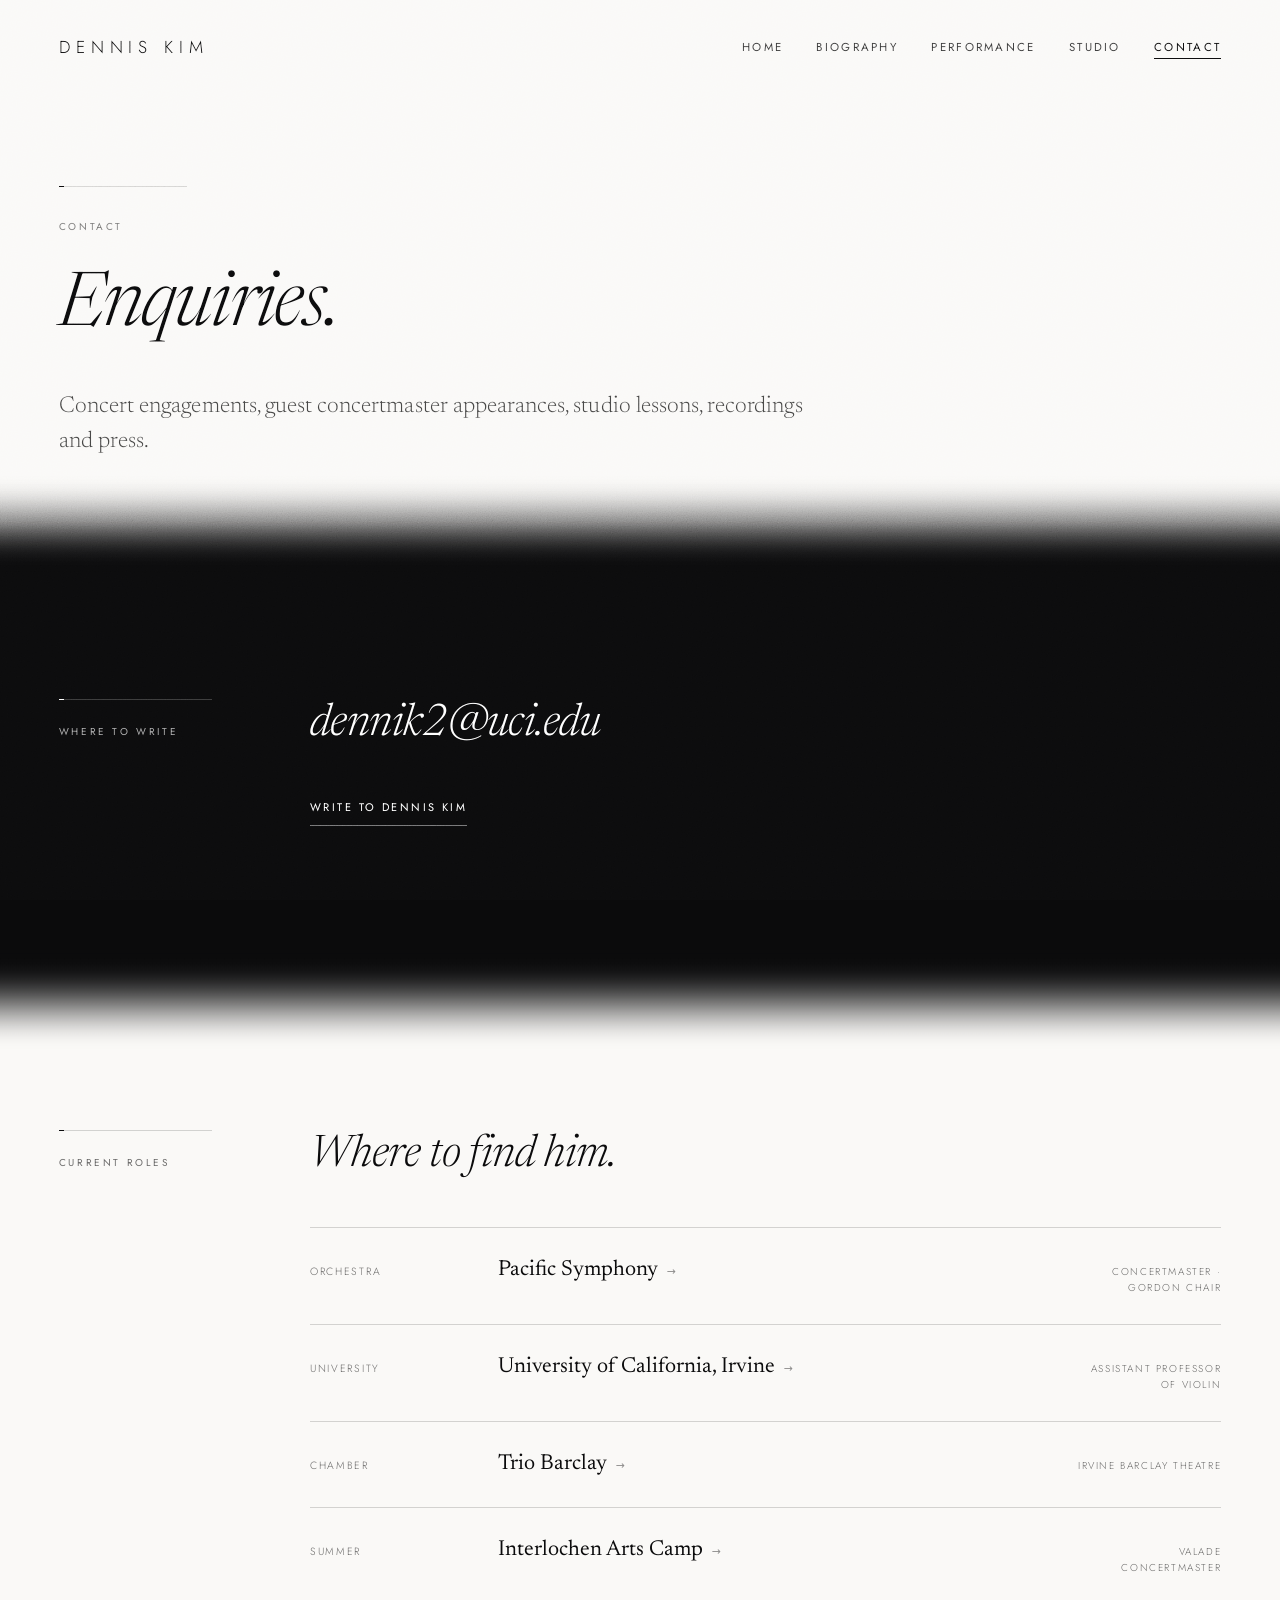
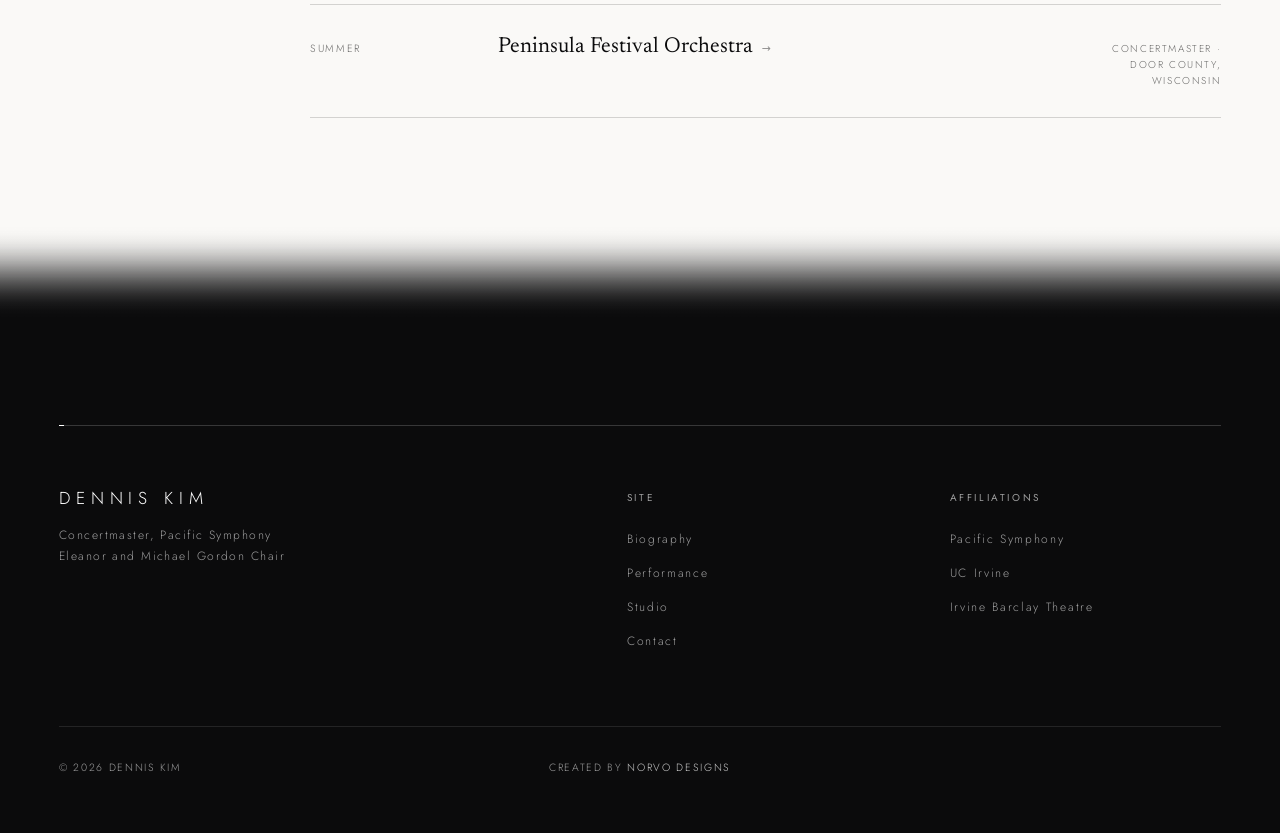
<file: contact.html>
<!DOCTYPE html>
<html lang="en" class="no-js">
<head>
<!-- Google tag (gtag.js) -->
<script async src="https://www.googletagmanager.com/gtag/js?id=G-ZF6RB4G2XK"></script>
<script>
  window.dataLayer = window.dataLayer || [];
  function gtag(){dataLayer.push(arguments);}
  gtag('js', new Date());

  gtag('config', 'G-ZF6RB4G2XK');
</script>
<meta charset="utf-8">
<meta name="viewport" content="width=device-width, initial-scale=1">
<title>Contact — Dennis Kim, Violinist</title>
<meta name="description" content="Enquiries for concert engagements, guest concertmaster appearances, violin lessons, recordings and press.">
<link rel="canonical" href="https://denniskim.org/contact.html">
<meta name="robots" content="index,follow,max-image-preview:large,max-snippet:-1,max-video-preview:-1">
<meta name="author" content="Dennis Kim">
<meta name="theme-color" content="#0b0b0c">
<meta property="og:type" content="article">
<meta property="og:site_name" content="Dennis Kim">
<meta property="og:locale" content="en_US">
<meta property="og:title" content="Contact — Dennis Kim, Violinist">
<meta property="og:description" content="Enquiries for concert engagements, guest concertmaster appearances, violin lessons, recordings and press.">
<meta property="og:url" content="https://denniskim.org/contact.html">
<meta property="og:image" content="https://denniskim.org/assets/og-image.jpg">
<meta property="og:image:width" content="1200">
<meta property="og:image:height" content="630">
<meta property="og:image:alt" content="Dennis Kim, violinist and Concertmaster of Pacific Symphony">
<meta name="twitter:card" content="summary_large_image">
<meta name="twitter:title" content="Contact — Dennis Kim, Violinist">
<meta name="twitter:description" content="Enquiries for concert engagements, guest concertmaster appearances, violin lessons, recordings and press.">
<meta name="twitter:image" content="https://denniskim.org/assets/og-image.jpg">
<link rel="icon" href="assets/favicon.svg?v=c086bf68" type="image/svg+xml">
<link rel="icon" href="assets/favicon-32.png?v=c086bf68" sizes="32x32" type="image/png">
<link rel="apple-touch-icon" href="assets/apple-touch-icon.png?v=c086bf68">
<link rel="preconnect" href="https://fonts.googleapis.com">
<link rel="preconnect" href="https://fonts.gstatic.com" crossorigin>
<link href="https://fonts.googleapis.com/css2?family=Jost:wght@200;300;400;500&family=Newsreader:ital,opsz,wght@0,6..72,200..800;1,6..72,200..800&display=swap" rel="stylesheet">
<script>document.documentElement.classList.remove('no-js')</script>
<link rel="stylesheet" href="assets/site.css?v=c086bf68">
<script type="application/ld+json">
{
  "@context": "https://schema.org",
  "@graph": [
    {
      "@type": "WebPage",
      "@id": "https://denniskim.org/contact.html#webpage",
      "url": "https://denniskim.org/contact.html",
      "name": "Contact — Dennis Kim, Violinist",
      "description": "Enquiries for concert engagements, guest concertmaster appearances, violin lessons, recordings and press.",
      "inLanguage": "en",
      "isPartOf": {
        "@id": "https://denniskim.org/#website"
      },
      "about": {
        "@id": "https://denniskim.org/#person"
      }
    },
    {
      "@type": "BreadcrumbList",
      "@id": "https://denniskim.org/contact.html#breadcrumb",
      "itemListElement": [
        {
          "@type": "ListItem",
          "position": 1,
          "name": "Home",
          "item": "https://denniskim.org/"
        },
        {
          "@type": "ListItem",
          "position": 2,
          "name": "Contact",
          "item": "https://denniskim.org/contact.html"
        }
      ]
    }
  ]
}
</script>
</head>
<body>
<a class="skip" href="#main">Skip to content</a>
<div class="veil" aria-hidden="true"></div>

<header class="site-nav">
  <div class="nav__inner">
    <a class="wordmark" href="index.html">Dennis&nbsp;Kim</a>
    <nav class="nav__links" aria-label="Primary">
      <a class="nav__link" href="index.html">Home</a>
      <a class="nav__link" href="biography.html">Biography</a>
      <a class="nav__link" href="performance.html">Performance</a>
      <a class="nav__link" href="studio.html">Studio</a>
      <a class="nav__link" href="contact.html" aria-current="page">Contact</a>
    </nav>
    <button class="burger" aria-expanded="false" aria-controls="drawer" aria-label="Menu">
      <span></span><span></span>
    </button>
    <div class="nav__drawer" id="drawer" aria-hidden="true">
      <div class="drawer__inner">
        <span class="drawer__mark" aria-hidden="true">Dennis&nbsp;Kim</span>
        <span class="drawer__rule" aria-hidden="true"></span>
        <nav class="drawer__nav" aria-label="Primary mobile">
          <a class="drawer__link" style="--i:0" href="index.html">Home</a>
          <a class="drawer__link" style="--i:1" href="biography.html">Biography</a>
          <a class="drawer__link" style="--i:2" href="performance.html">Performance</a>
          <a class="drawer__link" style="--i:3" href="studio.html">Studio</a>
          <a class="drawer__link" style="--i:4" href="contact.html" aria-current="page">Contact</a>
        </nav>
      </div>
    </div>
  </div>
</header>

<main class="page" id="main" tabindex="-1">

  <!-- ===== MASTHEAD ===== -->
  <section class="masthead wrap">
    <hr class="mark">
    <span class="eyebrow">Contact</span>
    <h1 class="display d-lg lines lines--it">
      <span class="line"><i><em>Enquiries.</em></i></span>
    </h1>
    <p class="lede measure masthead__lede" data-rv style="--d:.2s">Concert engagements, guest concertmaster appearances, studio lessons, recordings and press.</p>
  </section>

  <!-- ===== DIRECT ===== -->
  <section class="band on-ink">
    <div class="section wrap">
      <div class="split">
        <div class="split__rail">
          <hr class="mark mark--short" style="margin-bottom:var(--s3)">
          <p class="eyebrow">Where to write</p>
        </div>
        <div data-stagger>
          <h2 class="display d-md lines lines--it measure-sm">
            <span class="line"><i><em>dennik2@uci.edu</em></i></span>
          </h2>
          <p data-rv style="margin-top:clamp(32px,3.6vw,44px)">
            <a class="ln" href="mailto:dennik2@uci.edu">Write to Dennis Kim</a>
          </p>
        </div>
      </div>
    </div>
  </section>

  <!-- ===== ROLES ===== -->
  <section class="section wrap">
    <div class="split">
      <div class="split__rail">
        <hr class="mark mark--short" style="margin-bottom:var(--s3)">
        <p class="eyebrow">Current roles</p>
      </div>
      <div>
        <h2 class="display d-md lines lines--it" style="margin-bottom:clamp(32px,3.6vw,48px)">
          <span class="line"><i><em>Where to find him.</em></i></span>
        </h2>
        <div class="rows rows--hover" data-stagger>
          <a class="row" data-rv href="https://www.pacificsymphony.org/" target="_blank" rel="noopener">
            <span class="row__k">Orchestra</span>
            <span class="row__t">Pacific Symphony</span>
            <span class="row__n">Concertmaster &middot; Gordon Chair</span>
          </a>
          <a class="row" data-rv href="https://music.arts.uci.edu/" target="_blank" rel="noopener">
            <span class="row__k">University</span>
            <span class="row__t">University of California, Irvine</span>
            <span class="row__n">Assistant Professor of Violin</span>
          </a>
          <a class="row" data-rv href="https://thebarclay.org/" target="_blank" rel="noopener">
            <span class="row__k">Chamber</span>
            <span class="row__t">Trio Barclay</span>
            <span class="row__n">Irvine Barclay Theatre</span>
          </a>
          <a class="row" data-rv href="https://www.interlochen.org/" target="_blank" rel="noopener">
            <span class="row__k">Summer</span>
            <span class="row__t">Interlochen Arts Camp</span>
            <span class="row__n">Valade Concertmaster</span>
          </a>
          <a class="row" data-rv href="https://www.musicfestival.com/" target="_blank" rel="noopener">
            <span class="row__k">Summer</span>
            <span class="row__t">Peninsula Festival Orchestra</span>
            <span class="row__n">Concertmaster &middot; Door County, Wisconsin</span>
          </a>
        </div>
      </div>
    </div>
  </section>

</main>

<footer class="site-foot">
  <div class="wrap">
    <hr class="mark foot__mark">
    <div class="foot__grid">
      <div class="foot__col">
        <a class="wordmark" href="index.html">Dennis&nbsp;Kim</a>
        <p class="foot__note">Concertmaster, Pacific Symphony<br>Eleanor and Michael Gordon Chair</p>
      </div>
      <div class="foot__col">
        <p class="eyebrow foot__h">Site</p>
        <a class="foot__l" href="biography.html">Biography</a>
        <a class="foot__l" href="performance.html">Performance</a>
        <a class="foot__l" href="studio.html">Studio</a>
        <a class="foot__l" href="contact.html">Contact</a>
      </div>
      <div class="foot__col">
        <p class="eyebrow foot__h">Affiliations</p>
        <a class="foot__l" href="https://www.pacificsymphony.org/" target="_blank" rel="noopener">Pacific Symphony</a>
        <a class="foot__l" href="https://music.arts.uci.edu/" target="_blank" rel="noopener">UC Irvine</a>
        <a class="foot__l" href="https://thebarclay.org/" target="_blank" rel="noopener">Irvine Barclay Theatre</a>
      </div>
    </div>
    <div class="foot__base">
      <p class="meta">&copy; <span data-year>2026</span> Dennis Kim</p>
      <p class="meta foot__credit">Created by <a class="foot__by" href="https://norvodesigns.com" target="_blank" rel="noopener">Norvo&nbsp;Designs</a></p>
    </div>
  </div>
</footer>

<script src="assets/site.js?v=c086bf68"></script>
</body>
</html>
</file>
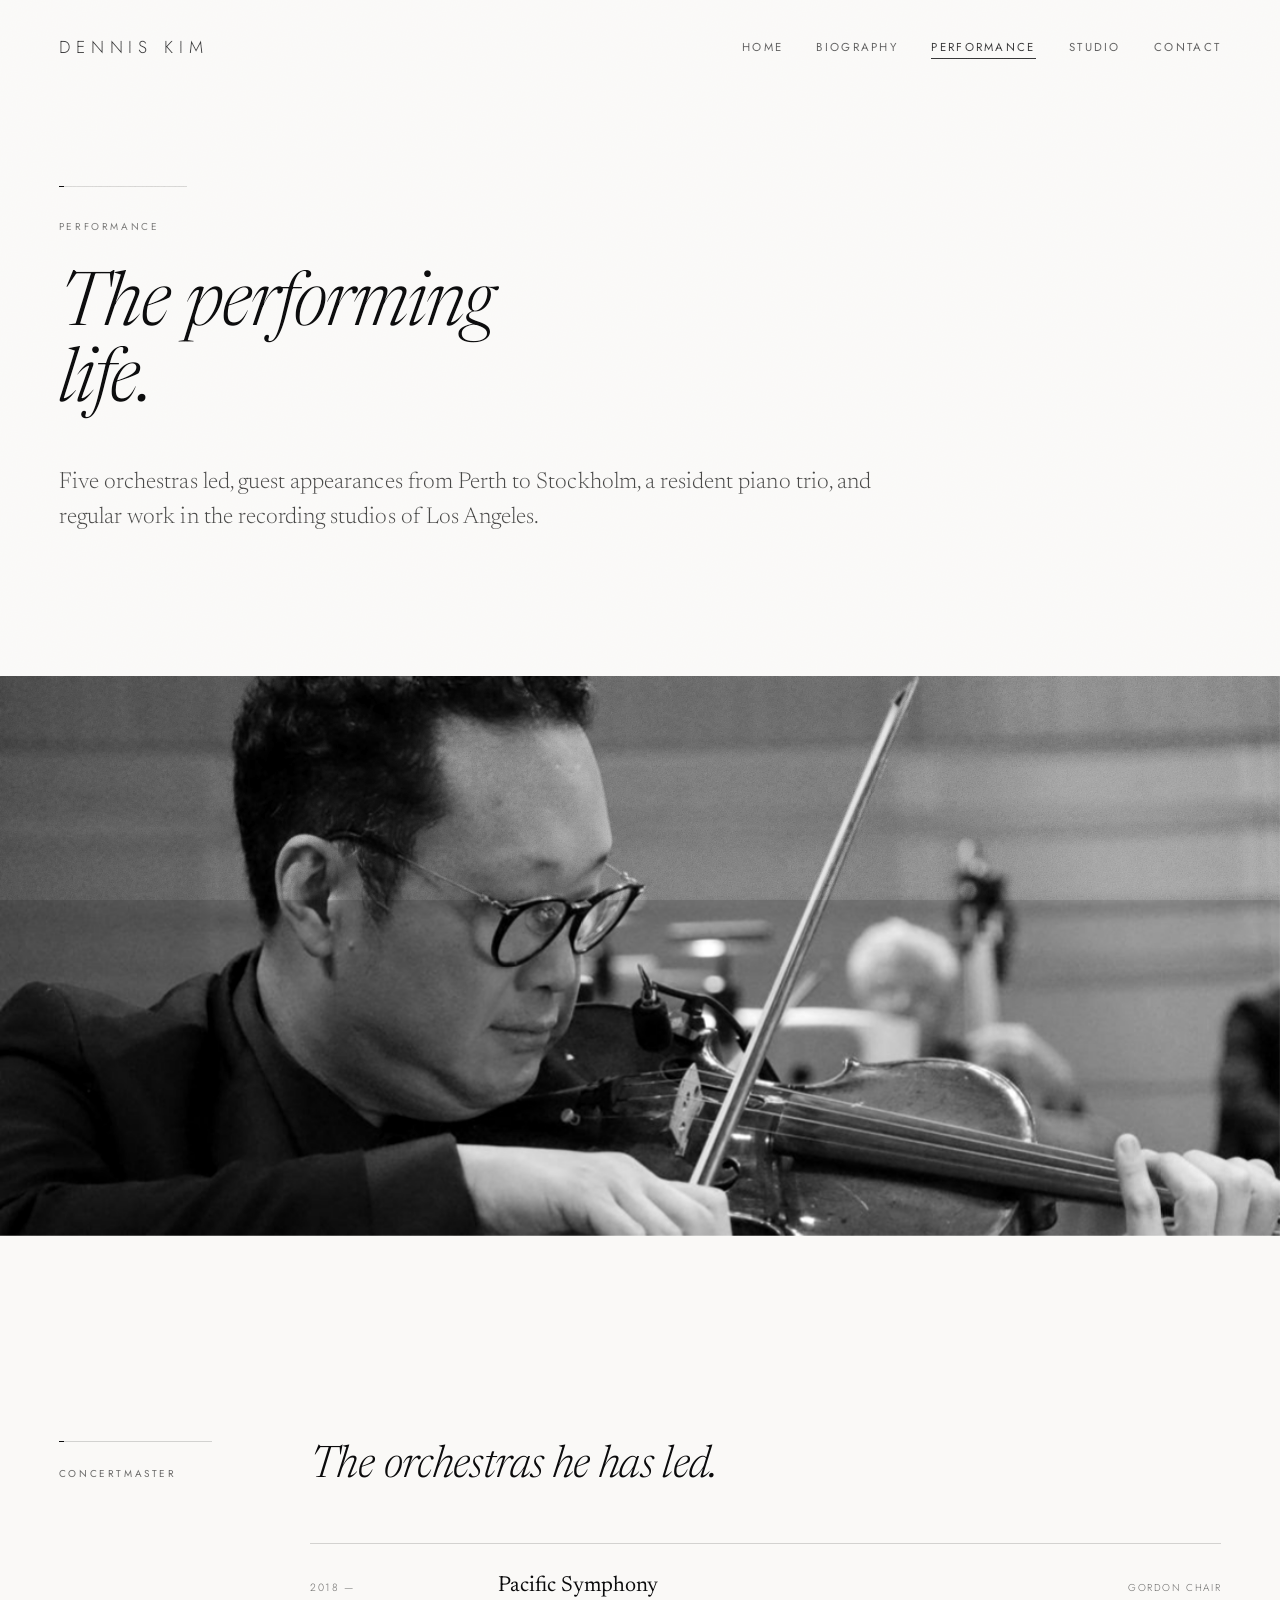
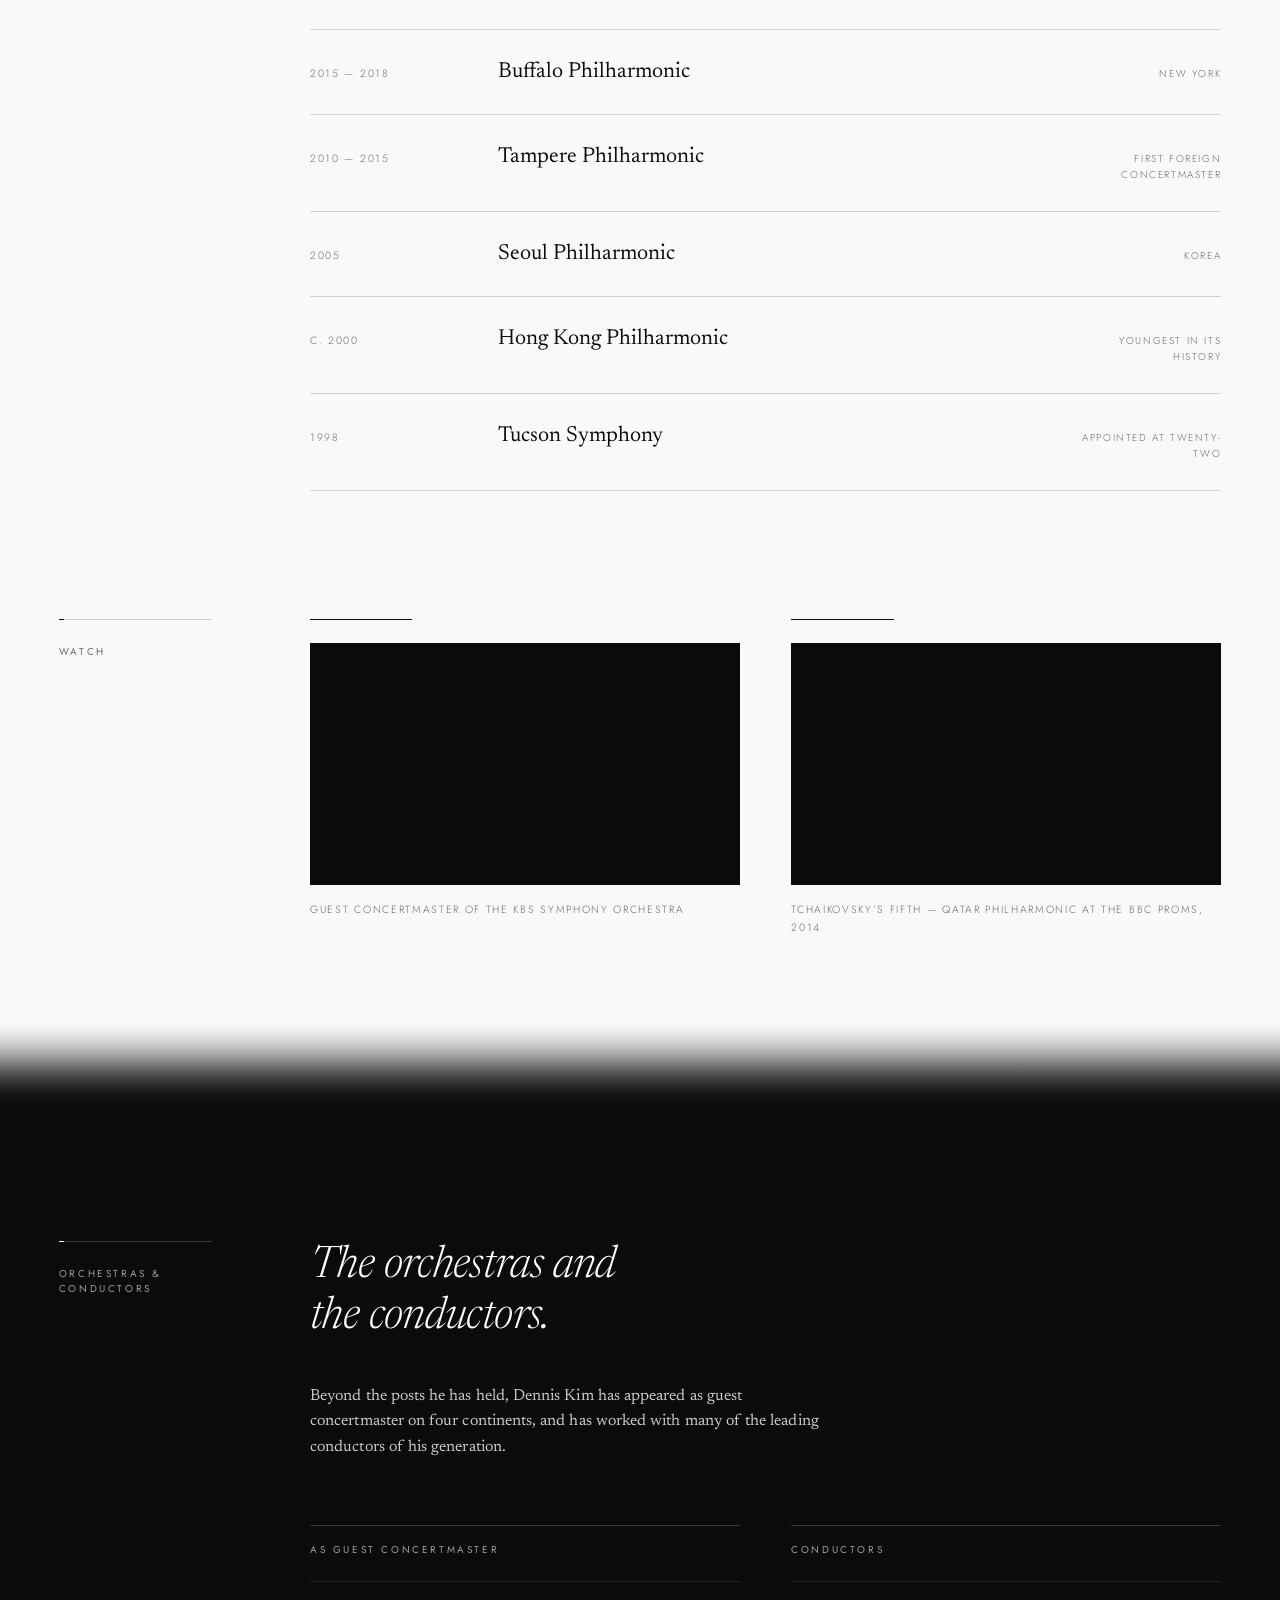
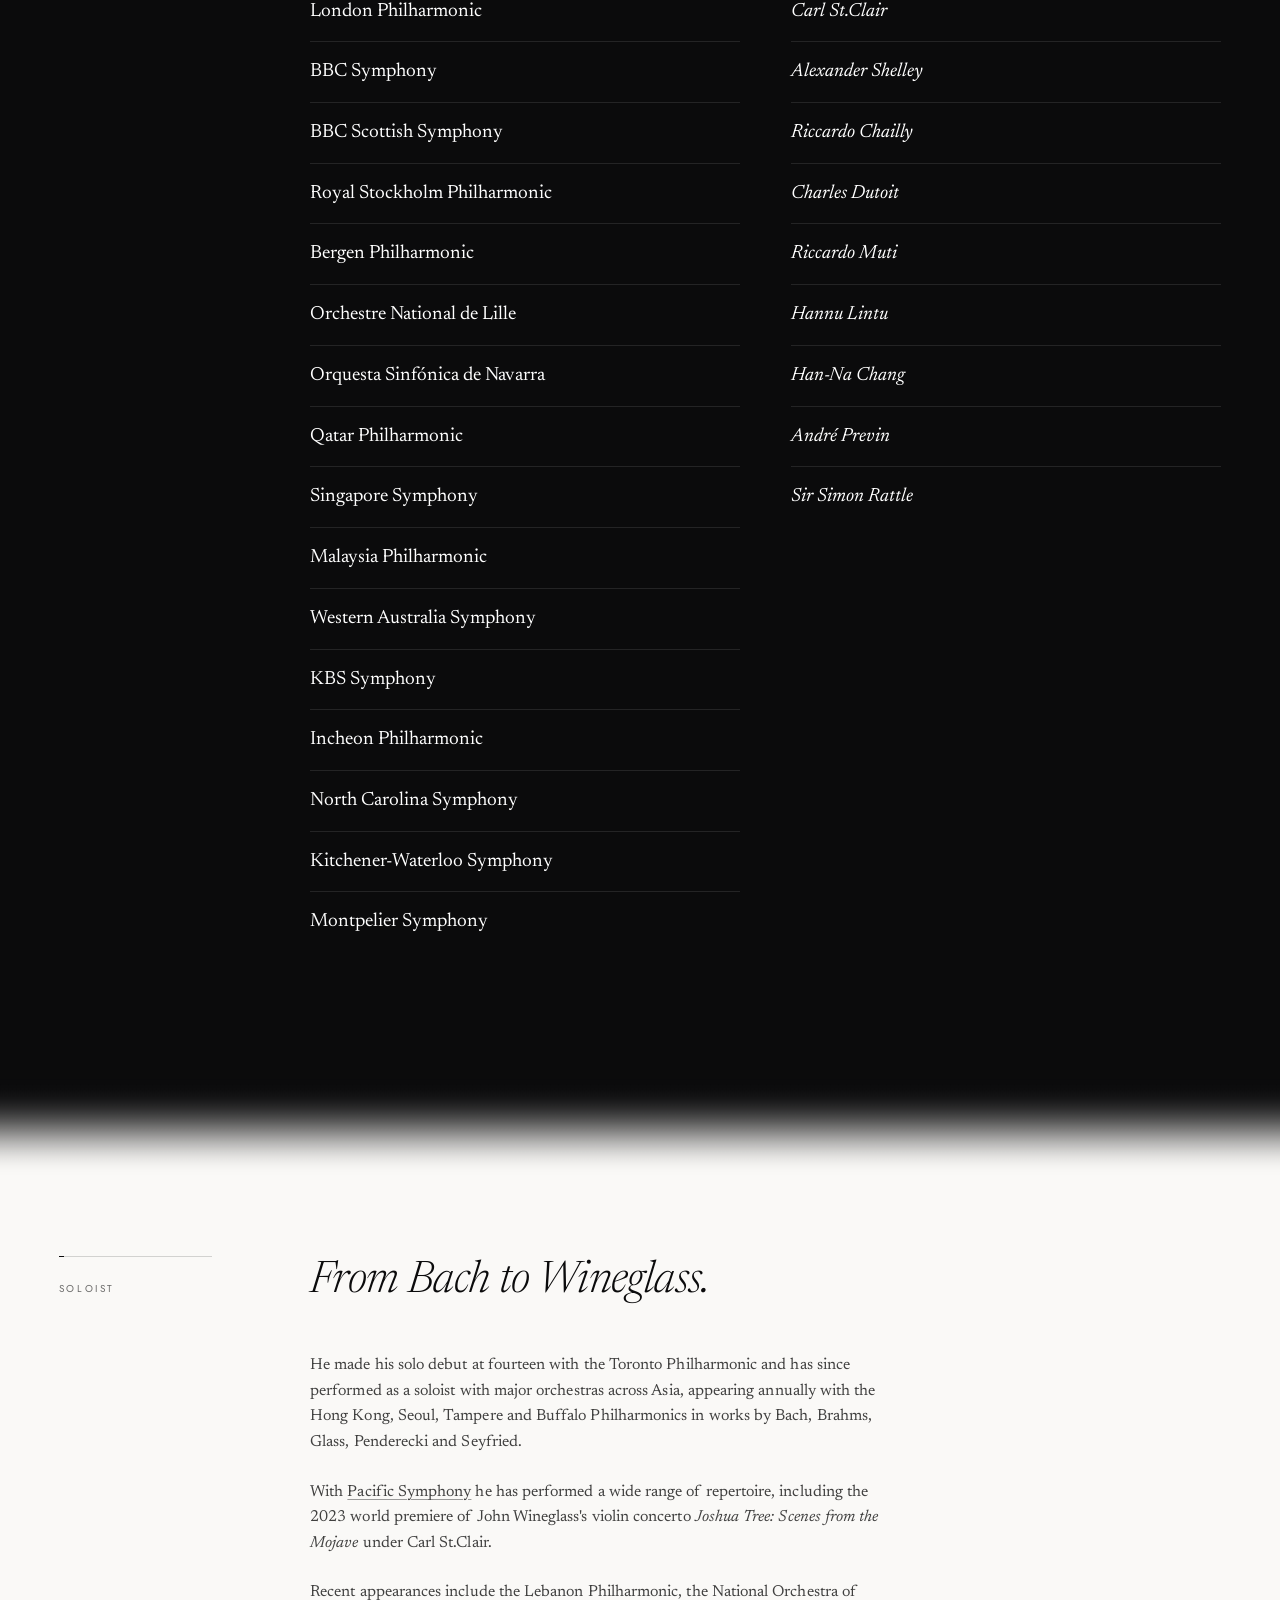
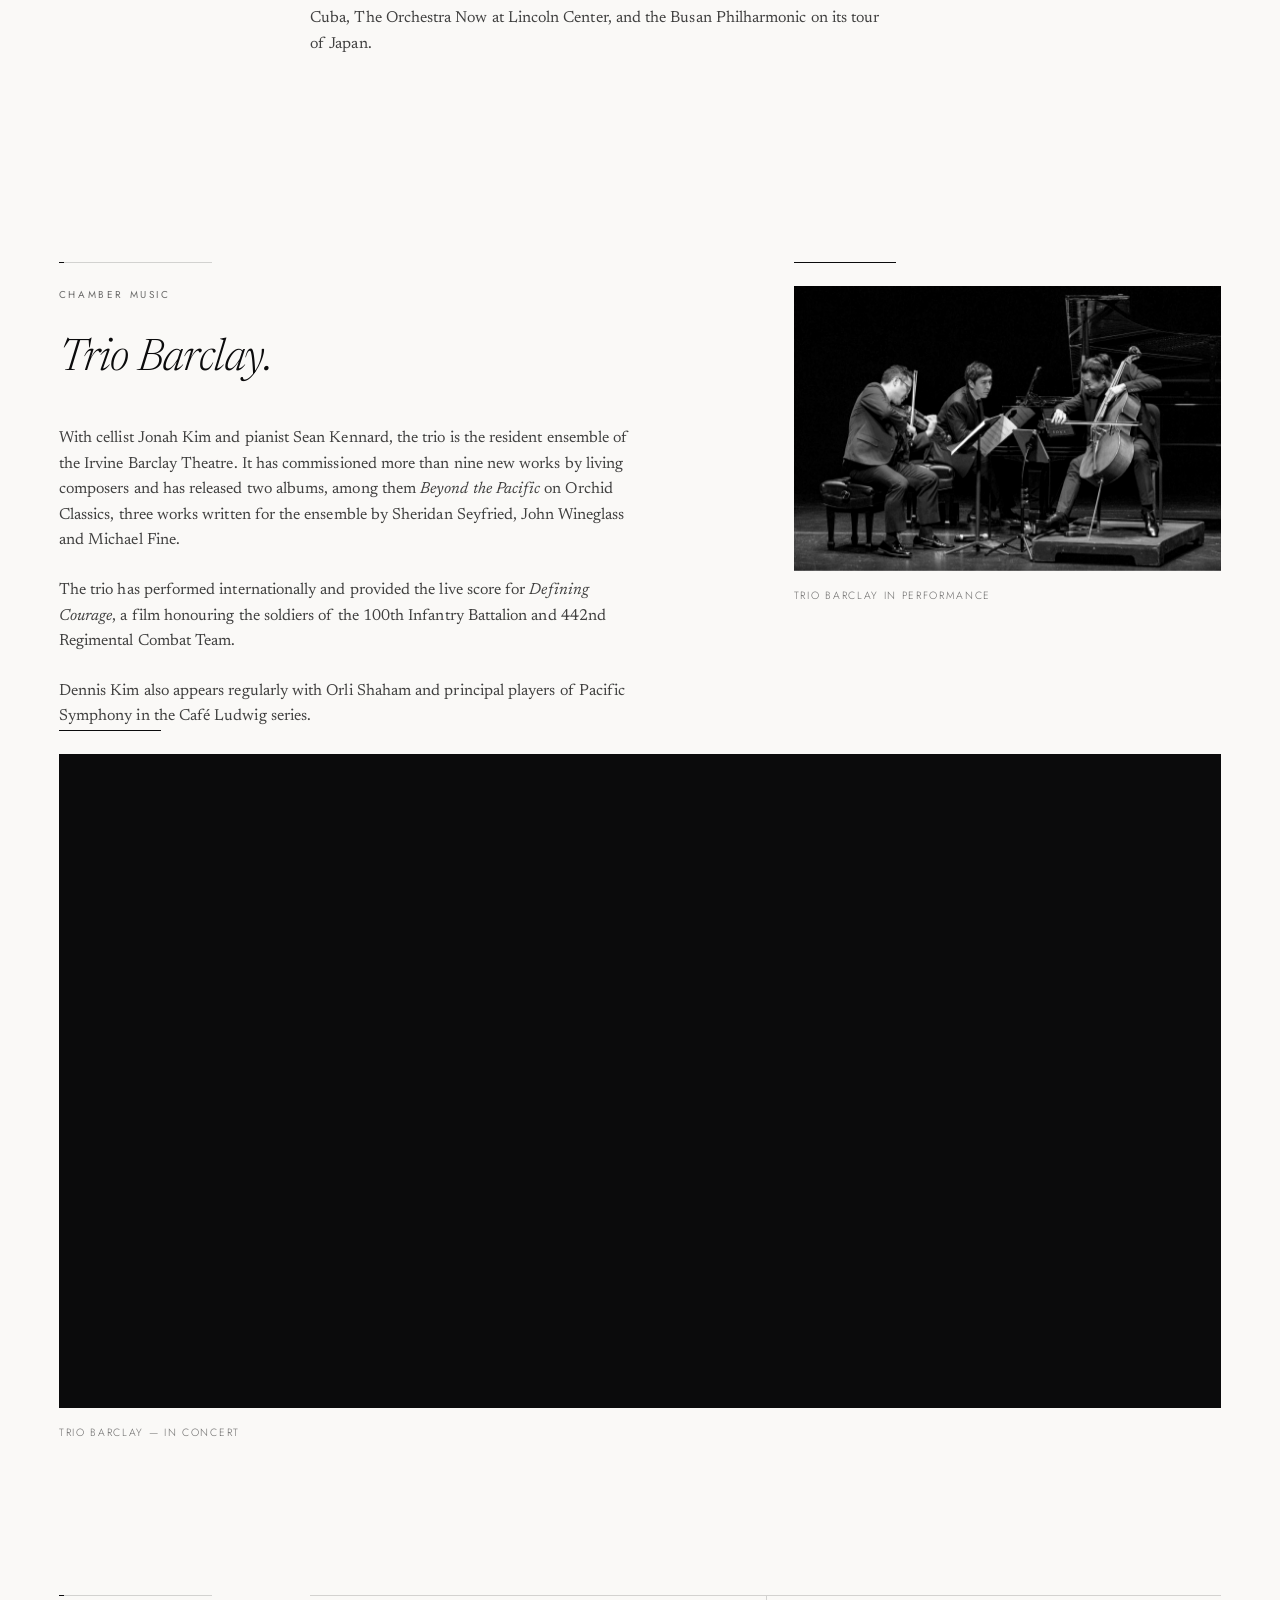
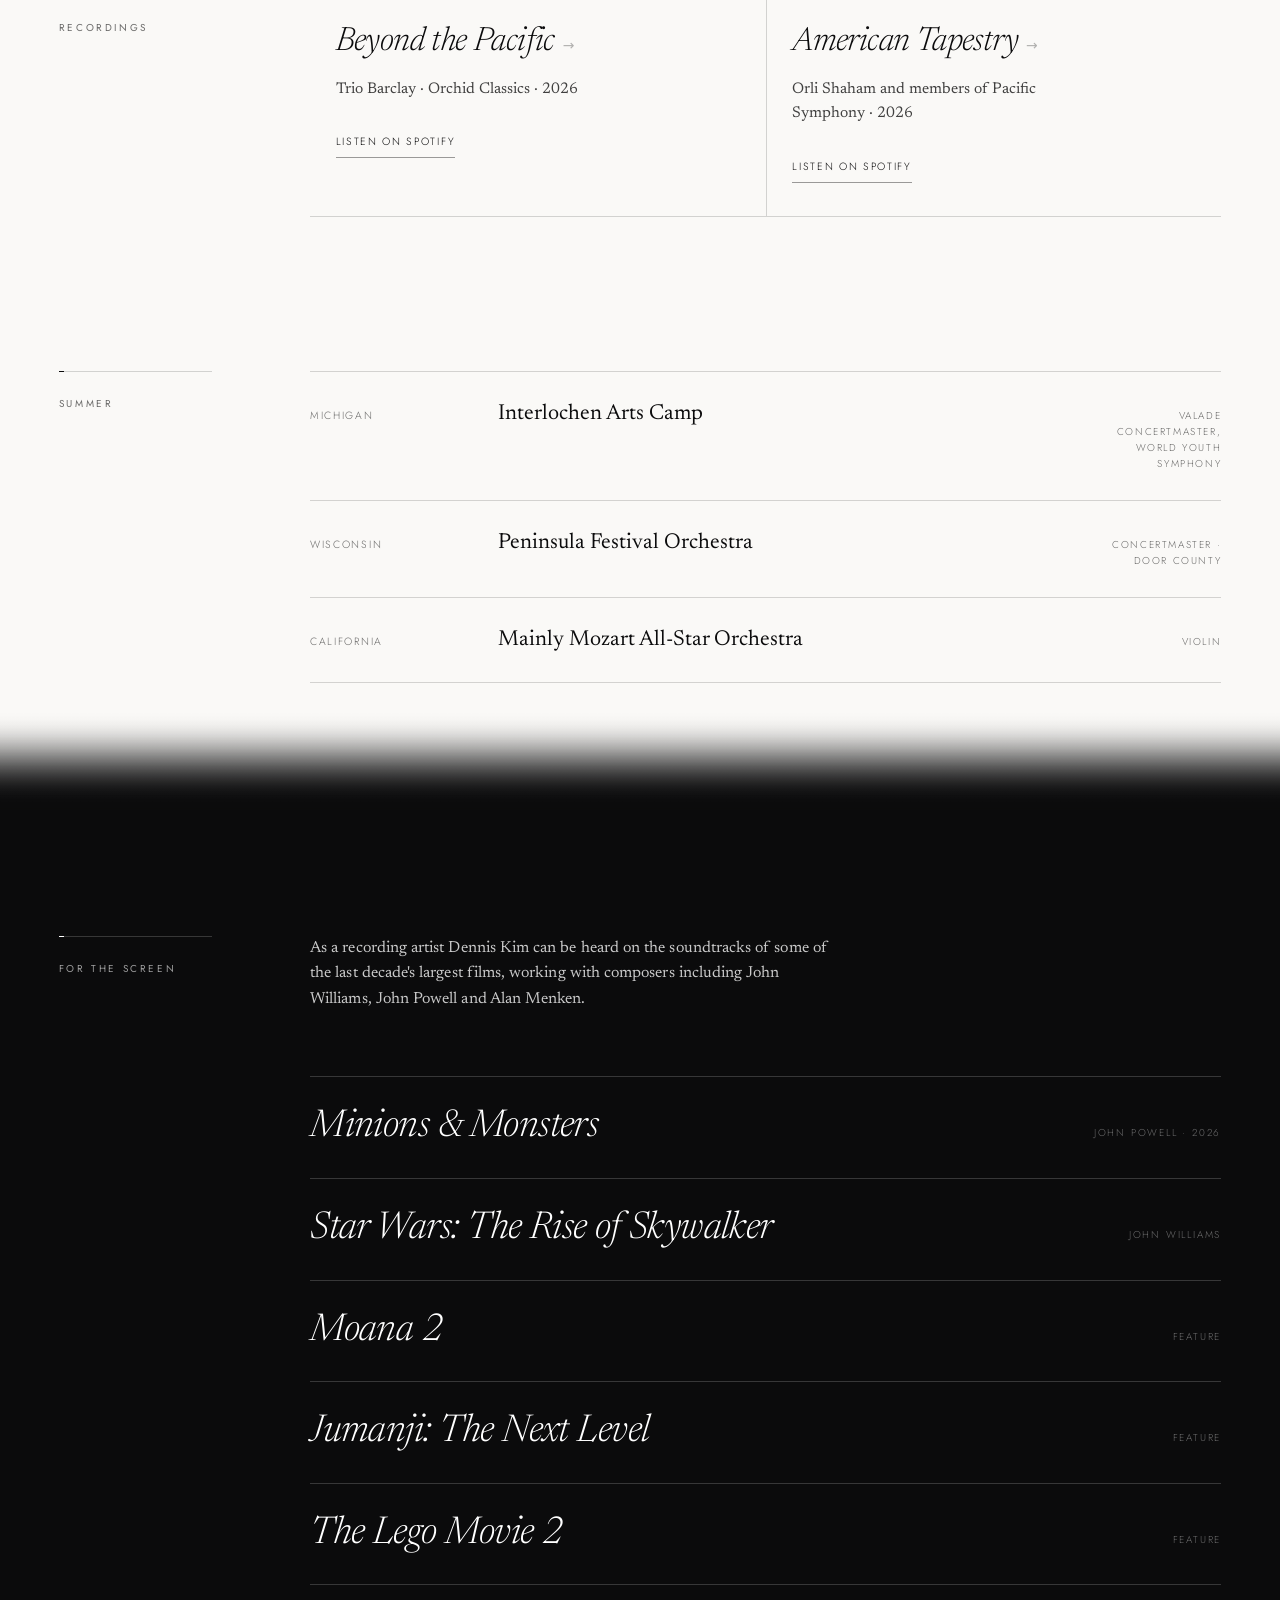
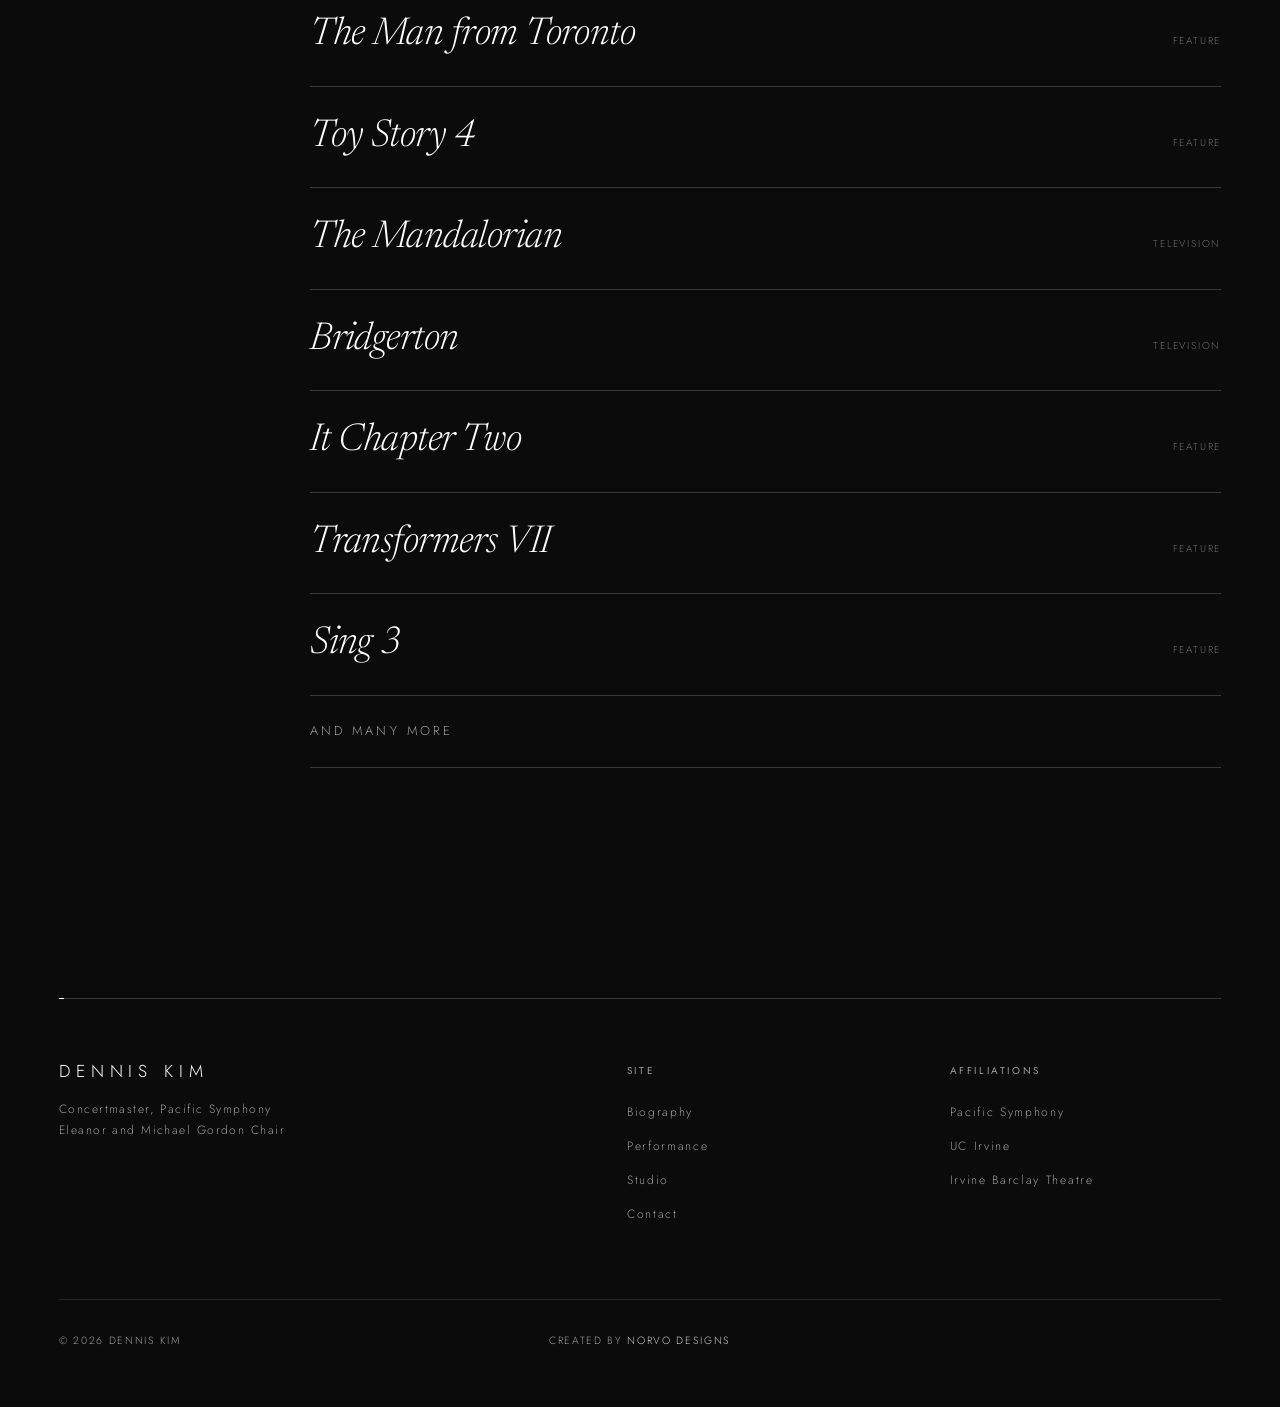
<file: performance.html>
<!DOCTYPE html>
<html lang="en" class="no-js">
<head>
<!-- Google tag (gtag.js) -->
<script async src="https://www.googletagmanager.com/gtag/js?id=G-ZF6RB4G2XK"></script>
<script>
  window.dataLayer = window.dataLayer || [];
  function gtag(){dataLayer.push(arguments);}
  gtag('js', new Date());

  gtag('config', 'G-ZF6RB4G2XK');
</script>
<meta charset="utf-8">
<meta name="viewport" content="width=device-width, initial-scale=1">
<title>Performance — Dennis Kim, Violinist</title>
<meta name="description" content="Concertmaster on four continents, guest appearances from Perth to Stockholm, Trio Barclay, recordings, and session work for film in Los Angeles.">
<link rel="canonical" href="https://denniskim.org/performance.html">
<meta name="robots" content="index,follow,max-image-preview:large,max-snippet:-1,max-video-preview:-1">
<meta name="author" content="Dennis Kim">
<meta name="theme-color" content="#0b0b0c">
<meta property="og:type" content="article">
<meta property="og:site_name" content="Dennis Kim">
<meta property="og:locale" content="en_US">
<meta property="og:title" content="Performance — Dennis Kim, Violinist">
<meta property="og:description" content="Concertmaster on four continents, guest appearances from Perth to Stockholm, Trio Barclay, recordings, and session work for film in Los Angeles.">
<meta property="og:url" content="https://denniskim.org/performance.html">
<meta property="og:image" content="https://denniskim.org/assets/og-image.jpg">
<meta property="og:image:width" content="1200">
<meta property="og:image:height" content="630">
<meta property="og:image:alt" content="Dennis Kim, violinist and Concertmaster of Pacific Symphony">
<meta name="twitter:card" content="summary_large_image">
<meta name="twitter:title" content="Performance — Dennis Kim, Violinist">
<meta name="twitter:description" content="Concertmaster on four continents, guest appearances from Perth to Stockholm, Trio Barclay, recordings, and session work for film in Los Angeles.">
<meta name="twitter:image" content="https://denniskim.org/assets/og-image.jpg">
<link rel="icon" href="assets/favicon.svg?v=c086bf68" type="image/svg+xml">
<link rel="icon" href="assets/favicon-32.png?v=c086bf68" sizes="32x32" type="image/png">
<link rel="apple-touch-icon" href="assets/apple-touch-icon.png?v=c086bf68">
<link rel="preconnect" href="https://fonts.googleapis.com">
<link rel="preconnect" href="https://fonts.gstatic.com" crossorigin>
<link href="https://fonts.googleapis.com/css2?family=Jost:wght@200;300;400;500&family=Newsreader:ital,opsz,wght@0,6..72,200..800;1,6..72,200..800&display=swap" rel="stylesheet">
<script>document.documentElement.classList.remove('no-js')</script>
<link rel="stylesheet" href="assets/site.css?v=c086bf68">
<script type="application/ld+json">
{
  "@context": "https://schema.org",
  "@graph": [
    {
      "@type": "WebPage",
      "@id": "https://denniskim.org/performance.html#webpage",
      "url": "https://denniskim.org/performance.html",
      "name": "Performance — Dennis Kim, Violinist",
      "description": "Concertmaster on four continents, guest appearances from Perth to Stockholm, Trio Barclay, recordings, and session work for film in Los Angeles.",
      "inLanguage": "en",
      "isPartOf": {
        "@id": "https://denniskim.org/#website"
      },
      "about": {
        "@id": "https://denniskim.org/#person"
      }
    },
    {
      "@type": "BreadcrumbList",
      "@id": "https://denniskim.org/performance.html#breadcrumb",
      "itemListElement": [
        {
          "@type": "ListItem",
          "position": 1,
          "name": "Home",
          "item": "https://denniskim.org/"
        },
        {
          "@type": "ListItem",
          "position": 2,
          "name": "Performance",
          "item": "https://denniskim.org/performance.html"
        }
      ]
    }
  ]
}
</script>
</head>
<body class="foot-flush">
<a class="skip" href="#main">Skip to content</a>
<div class="veil" aria-hidden="true"></div>

<header class="site-nav">
  <div class="nav__inner">
    <a class="wordmark" href="index.html">Dennis&nbsp;Kim</a>
    <nav class="nav__links" aria-label="Primary">
      <a class="nav__link" href="index.html">Home</a>
      <a class="nav__link" href="biography.html">Biography</a>
      <a class="nav__link" href="performance.html" aria-current="page">Performance</a>
      <a class="nav__link" href="studio.html">Studio</a>
      <a class="nav__link" href="contact.html">Contact</a>
    </nav>
    <button class="burger" aria-expanded="false" aria-controls="drawer" aria-label="Menu">
      <span></span><span></span>
    </button>
    <div class="nav__drawer" id="drawer" aria-hidden="true">
      <div class="drawer__inner">
        <span class="drawer__mark" aria-hidden="true">Dennis&nbsp;Kim</span>
        <span class="drawer__rule" aria-hidden="true"></span>
        <nav class="drawer__nav" aria-label="Primary mobile">
          <a class="drawer__link" style="--i:0" href="index.html">Home</a>
          <a class="drawer__link" style="--i:1" href="biography.html">Biography</a>
          <a class="drawer__link" style="--i:2" href="performance.html" aria-current="page">Performance</a>
          <a class="drawer__link" style="--i:3" href="studio.html">Studio</a>
          <a class="drawer__link" style="--i:4" href="contact.html">Contact</a>
        </nav>
      </div>
    </div>
  </div>
</header>

<main class="page" id="main" tabindex="-1">

  <!-- ===== MASTHEAD ===== -->
  <section class="masthead wrap">
    <hr class="mark">
    <span class="eyebrow">Performance</span>
    <h1 class="display d-lg lines lines--it">
      <span class="line"><i><em>The performing</em></i></span>
      <span class="line"><i><em>life.</em></i></span>
    </h1>
    <p class="lede measure masthead__lede" data-rv style="--d:.24s">Five orchestras led, guest appearances from Perth to Stockholm, a resident piano trio, and regular work in the recording studios of Los Angeles.</p>
  </section>

  <!-- ===== PLATE ===== -->
  <section class="section--tight">
    <figure class="plate mono img-rv" style="isolation:isolate">
      <img class="ratio-16x7" src="img/pacific-symphony-performance.jpg" alt="Dennis Kim playing the violin during a Pacific Symphony performance" loading="lazy" decoding="async" width="1120" height="747" style="object-position:50% 40%">
    </figure>
  </section>

  <!-- ===== CONCERTMASTER POSTS ===== -->
  <section class="section wrap">
    <div class="split">
      <div class="split__rail">
        <hr class="mark mark--short" style="margin-bottom:var(--s3)">
        <p class="eyebrow">Concertmaster</p>
      </div>
      <div>
        <h2 class="display d-md lines lines--it measure-sm" style="margin-bottom:clamp(34px,4vw,54px)">
          <span class="line"><i><em>The orchestras he has led.</em></i></span>
        </h2>
        <div class="rows rows--hover" data-stagger>
          <div class="row" data-rv>
            <span class="row__k">2018 &mdash;</span>
            <span class="row__t">Pacific Symphony</span>
            <span class="row__n">Gordon Chair</span>
          </div>
          <div class="row" data-rv>
            <span class="row__k">2015 &mdash; 2018</span>
            <span class="row__t">Buffalo Philharmonic</span>
            <span class="row__n">New York</span>
          </div>
          <div class="row" data-rv>
            <span class="row__k">2010 &mdash; 2015</span>
            <span class="row__t">Tampere Philharmonic</span>
            <span class="row__n">First foreign concertmaster</span>
          </div>
          <div class="row" data-rv>
            <span class="row__k">2005</span>
            <span class="row__t">Seoul Philharmonic</span>
            <span class="row__n">Korea</span>
          </div>
          <div class="row" data-rv>
            <span class="row__k">c. 2000</span>
            <span class="row__t">Hong Kong Philharmonic</span>
            <span class="row__n">Youngest in its history</span>
          </div>
          <div class="row" data-rv>
            <span class="row__k">1998</span>
            <span class="row__t">Tucson Symphony</span>
            <span class="row__n">Appointed at twenty-two</span>
          </div>
        </div>
      </div>
    </div>
  </section>

  <!-- ===== WATCH: ORCHESTRA ===== -->
  <section class="wrap" style="padding-bottom:var(--sec)">
    <div class="split">
      <div class="split__rail">
        <hr class="mark mark--short" style="margin-bottom:var(--s3)">
        <p class="eyebrow">Watch</p>
      </div>
      <div class="videos" data-stagger>
        <figure class="fig fig--held video" data-rv>
          <div class="video__frame">
            <iframe src="https://www.youtube-nocookie.com/embed/kyz1d1n8epg" title="Guest concertmaster of the KBS Symphony Orchestra" loading="lazy"
              allow="accelerometer; clipboard-write; encrypted-media; gyroscope; picture-in-picture; web-share"
              referrerpolicy="strict-origin-when-cross-origin" allowfullscreen></iframe>
          </div>
          <figcaption class="meta">Guest concertmaster of the KBS Symphony Orchestra</figcaption>
        </figure>
        <figure class="fig fig--held video" data-rv>
          <div class="video__frame">
            <iframe src="https://www.youtube-nocookie.com/embed/dYTUtDjK2Kc" title="Tchaikovsky Symphony No. 5 with the Qatar Philharmonic Orchestra at the BBC Proms, 2014" loading="lazy"
              allow="accelerometer; clipboard-write; encrypted-media; gyroscope; picture-in-picture; web-share"
              referrerpolicy="strict-origin-when-cross-origin" allowfullscreen></iframe>
          </div>
          <figcaption class="meta">Tchaikovsky&rsquo;s Fifth &mdash; Qatar Philharmonic at the BBC Proms, 2014</figcaption>
        </figure>
      </div>
    </div>
  </section>

  <!-- ===== GUEST + CONDUCTORS ===== -->
  <section class="band on-ink">
    <div class="section wrap">
      <div class="split">
        <div class="split__rail">
          <hr class="mark mark--short" style="margin-bottom:var(--s3)">
          <p class="eyebrow">Orchestras &amp; conductors</p>
        </div>
        <div data-stagger>
          <h2 class="display d-md lines lines--it measure-sm">
            <span class="line"><i><em>The orchestras and</em></i></span>
            <span class="line"><i><em>the conductors.</em></i></span>
          </h2>
          <p class="body" data-rv style="margin-top:clamp(28px,3.2vw,44px);max-width:58ch">Beyond the posts he has held, Dennis Kim has appeared as guest concertmaster on four continents, and has worked with many of the leading conductors of his generation.</p>

          <div class="roster" data-stagger style="margin-top:clamp(44px,5vw,80px)">
            <div class="roster__col" data-rv>
              <p class="roster__h eyebrow">As guest concertmaster</p>
              <ul>
                <li class="roster__i"><span class="roster__t">London Philharmonic</span></li>
                <li class="roster__i"><span class="roster__t">BBC Symphony</span></li>
                <li class="roster__i"><span class="roster__t">BBC Scottish Symphony</span></li>
                <li class="roster__i"><span class="roster__t">Royal Stockholm Philharmonic</span></li>
                <li class="roster__i"><span class="roster__t">Bergen Philharmonic</span></li>
                <li class="roster__i"><span class="roster__t">Orchestre National de Lille</span></li>
                <li class="roster__i"><span class="roster__t">Orquesta Sinf&oacute;nica de Navarra</span></li>
                <li class="roster__i"><span class="roster__t">Qatar Philharmonic</span></li>
                <li class="roster__i"><span class="roster__t">Singapore Symphony</span></li>
                <li class="roster__i"><span class="roster__t">Malaysia Philharmonic</span></li>
                <li class="roster__i"><span class="roster__t">Western Australia Symphony</span></li>
                <li class="roster__i"><span class="roster__t">KBS Symphony</span></li>
                <li class="roster__i"><span class="roster__t">Incheon Philharmonic</span></li>
                <li class="roster__i"><span class="roster__t">North Carolina Symphony</span></li>
                <li class="roster__i"><span class="roster__t">Kitchener-Waterloo Symphony</span></li>
                <li class="roster__i"><span class="roster__t">Montpelier Symphony</span></li>
              </ul>
            </div>
            <div class="roster__col" data-rv>
              <p class="roster__h eyebrow">Conductors</p>
              <ul>
                <li class="roster__i"><span class="roster__t roster__t--it">Carl St.Clair</span></li>
                <li class="roster__i"><span class="roster__t roster__t--it">Alexander Shelley</span></li>
                <li class="roster__i"><span class="roster__t roster__t--it">Riccardo Chailly</span></li>
                <li class="roster__i"><span class="roster__t roster__t--it">Charles Dutoit</span></li>
                <li class="roster__i"><span class="roster__t roster__t--it">Riccardo Muti</span></li>
                <li class="roster__i"><span class="roster__t roster__t--it">Hannu Lintu</span></li>
                <li class="roster__i"><span class="roster__t roster__t--it">Han-Na Chang</span></li>
                <li class="roster__i"><span class="roster__t roster__t--it">Andr&eacute; Previn</span></li>
                <li class="roster__i"><span class="roster__t roster__t--it">Sir Simon Rattle</span></li>
              </ul>
            </div>
          </div>
        </div>
      </div>
    </div>
  </section>

  <!-- ===== SOLOIST ===== -->
  <section class="section wrap">
    <div class="split">
      <div class="split__rail">
        <hr class="mark mark--short" style="margin-bottom:var(--s3)">
        <p class="eyebrow">Soloist</p>
      </div>
      <div data-stagger>
        <h2 class="display d-md lines lines--it measure-sm">
          <span class="line"><i><em>From Bach to Wineglass.</em></i></span>
        </h2>
        <div class="measure" style="margin-top:clamp(30px,3.6vw,48px)">
          <p class="body" data-rv>He made his solo debut at fourteen with the Toronto Philharmonic and has since performed as a soloist with major orchestras across Asia, appearing annually with the Hong Kong, Seoul, Tampere and Buffalo Philharmonics in works by Bach, Brahms, Glass, Penderecki and Seyfried.</p>
          <p class="body" data-rv>With <a href="https://www.pacificsymphony.org/" target="_blank" rel="noopener">Pacific Symphony</a> he has performed a wide range of repertoire, including the 2023 world premiere of John Wineglass's violin concerto <em>Joshua Tree: Scenes from the Mojave</em> under Carl St.Clair.</p>
          <p class="body" data-rv>Recent appearances include the Lebanon Philharmonic, the National Orchestra of Cuba, The Orchestra Now at Lincoln Center, and the Busan Philharmonic on its tour of Japan.</p>
        </div>
      </div>
    </div>
  </section>

  <!-- ===== CHAMBER ===== -->
  <section class="section--tight wrap">
    <div class="duo duo--wide duo--start">
      <div data-stagger>
        <hr class="mark mark--short" style="margin-bottom:var(--s3)">
        <p class="eyebrow" data-rv style="margin-bottom:var(--s4)">Chamber music</p>
        <h2 class="display d-md lines lines--it measure-sm">
          <span class="line"><i><em>Trio Barclay.</em></i></span>
        </h2>
        <div class="measure" style="margin-top:clamp(28px,3.2vw,44px)">
          <p class="body" data-rv>With cellist Jonah Kim and pianist Sean Kennard, the trio is the resident ensemble of the Irvine Barclay Theatre. It has commissioned more than nine new works by living composers and has released two albums, among them <em>Beyond the Pacific</em> on Orchid Classics, three works written for the ensemble by Sheridan Seyfried, John Wineglass and Michael Fine.</p>
          <p class="body" data-rv>The trio has performed internationally and provided the live score for <em>Defining Courage</em>, a film honouring the soldiers of the 100th Infantry Battalion and 442nd Regimental Combat Team.</p>
          <p class="body" data-rv>Dennis Kim also appears regularly with Orli Shaham and principal players of Pacific Symphony in the Caf&eacute; Ludwig series.</p>
        </div>
      </div>
      <figure class="fig fig--held mono img-rv" style="--d:.1s">
        <img class="ratio-3x2" src="img/trio-barclay-stage.jpg" alt="Trio Barclay in performance: Dennis Kim on violin, Sean Kennard at the piano and Jonah Kim on cello" loading="lazy" decoding="async" width="870" height="580">
        <figcaption class="meta">Trio Barclay in performance</figcaption>
      </figure>
    </div>
    <figure class="fig fig--held video" data-rv>
      <div class="video__frame">
        <iframe src="https://www.youtube-nocookie.com/embed/AM9HtxiV_lI" title="Trio Barclay in concert" loading="lazy"
          allow="accelerometer; clipboard-write; encrypted-media; gyroscope; picture-in-picture; web-share"
          referrerpolicy="strict-origin-when-cross-origin" allowfullscreen></iframe>
      </div>
      <figcaption class="meta">Trio Barclay &mdash; in concert</figcaption>
    </figure>
  </section>

  <!-- ===== RECORDINGS ===== -->
  <section class="section--tight wrap">
    <div class="split">
      <div class="split__rail">
        <hr class="mark mark--short" style="margin-bottom:var(--s3)">
        <p class="eyebrow">Recordings</p>
      </div>
      <div>
        <div class="gates gates--2" data-stagger>
          <a class="gate" data-rv href="https://open.spotify.com/album/0ElTemFdzdxA9xVzfNCpf9" target="_blank" rel="noopener">
            <span class="gate__t">Beyond the Pacific <i>&#8594;</i></span>
            <span class="gate__d">Trio Barclay &middot; Orchid Classics &middot; 2026</span>
            <span class="gate__cta meta">Listen on Spotify</span>
          </a>
          <a class="gate" data-rv href="https://open.spotify.com/album/5M3Gf0o6VXRQfk1tfzb1mv" target="_blank" rel="noopener">
            <span class="gate__t">American Tapestry <i>&#8594;</i></span>
            <span class="gate__d">Orli Shaham and members of Pacific Symphony &middot; 2026</span>
            <span class="gate__cta meta">Listen on Spotify</span>
          </a>
        </div>
      </div>
    </div>
  </section>

  <!-- ===== SUMMER ===== -->
  <section class="section--tight wrap">
    <div class="split">
      <div class="split__rail">
        <hr class="mark mark--short" style="margin-bottom:var(--s3)">
        <p class="eyebrow">Summer</p>
      </div>
      <div class="rows rows--hover" data-stagger>
        <div class="row" data-rv>
          <span class="row__k">Michigan</span>
          <span class="row__t">Interlochen Arts Camp</span>
          <span class="row__n">Valade Concertmaster, World Youth Symphony</span>
        </div>
        <div class="row" data-rv>
          <span class="row__k">Wisconsin</span>
          <span class="row__t">Peninsula Festival Orchestra</span>
          <span class="row__n">Concertmaster &middot; Door County</span>
        </div>
        <div class="row" data-rv>
          <span class="row__k">California</span>
          <span class="row__t">Mainly Mozart All-Star Orchestra</span>
          <span class="row__n">Violin</span>
        </div>
      </div>
    </div>
  </section>

  <!-- ===== SCREEN ===== -->
  <section class="band band--to-foot on-ink">
    <div class="section wrap">
      <div class="split">
        <div class="split__rail">
          <hr class="mark mark--short" style="margin-bottom:var(--s3)">
          <p class="eyebrow">For the screen</p>
        </div>
        <div data-stagger>
          <p class="body" data-rv style="max-width:58ch">As a recording artist Dennis Kim can be heard on the soundtracks of some of the last decade's largest films, working with composers including John Williams, John Powell and Alan Menken.</p>

          <div class="credits" data-rv style="margin-top:clamp(44px,5vw,80px)">
            <div class="credit">
              <p class="credit__t">Minions &amp; Monsters</p>
              <p class="credit__m">John Powell &middot; 2026</p>
            </div>
            <div class="credit">
              <p class="credit__t">Star Wars: The Rise of Skywalker</p>
              <p class="credit__m">John Williams</p>
            </div>
            <div class="credit">
              <p class="credit__t">Moana 2</p>
              <p class="credit__m">Feature</p>
            </div>
            <div class="credit">
              <p class="credit__t">Jumanji: The Next Level</p>
              <p class="credit__m">Feature</p>
            </div>
            <div class="credit">
              <p class="credit__t">The Lego Movie 2</p>
              <p class="credit__m">Feature</p>
            </div>
            <div class="credit">
              <p class="credit__t">The Man from Toronto</p>
              <p class="credit__m">Feature</p>
            </div>
            <div class="credit">
              <p class="credit__t">Toy Story 4</p>
              <p class="credit__m">Feature</p>
            </div>
            <div class="credit">
              <p class="credit__t">The Mandalorian</p>
              <p class="credit__m">Television</p>
            </div>
            <div class="credit">
              <p class="credit__t">Bridgerton</p>
              <p class="credit__m">Television</p>
            </div>
            <div class="credit">
              <p class="credit__t">It Chapter Two</p>
              <p class="credit__m">Feature</p>
            </div>
            <div class="credit">
              <p class="credit__t">Transformers VII</p>
              <p class="credit__m">Feature</p>
            </div>
            <div class="credit">
              <p class="credit__t">Sing 3</p>
              <p class="credit__m">Feature</p>
            </div>
            <div class="credit credit--more">
              <p class="credit__t">and many more</p>
            </div>
          </div>
        </div>
      </div>
    </div>
  </section>

</main>

<footer class="site-foot">
  <div class="wrap">
    <hr class="mark foot__mark">
    <div class="foot__grid">
      <div class="foot__col">
        <a class="wordmark" href="index.html">Dennis&nbsp;Kim</a>
        <p class="foot__note">Concertmaster, Pacific Symphony<br>Eleanor and Michael Gordon Chair</p>
      </div>
      <div class="foot__col">
        <p class="eyebrow foot__h">Site</p>
        <a class="foot__l" href="biography.html">Biography</a>
        <a class="foot__l" href="performance.html">Performance</a>
        <a class="foot__l" href="studio.html">Studio</a>
        <a class="foot__l" href="contact.html">Contact</a>
      </div>
      <div class="foot__col">
        <p class="eyebrow foot__h">Affiliations</p>
        <a class="foot__l" href="https://www.pacificsymphony.org/" target="_blank" rel="noopener">Pacific Symphony</a>
        <a class="foot__l" href="https://music.arts.uci.edu/" target="_blank" rel="noopener">UC Irvine</a>
        <a class="foot__l" href="https://thebarclay.org/" target="_blank" rel="noopener">Irvine Barclay Theatre</a>
      </div>
    </div>
    <div class="foot__base">
      <p class="meta">&copy; <span data-year>2026</span> Dennis Kim</p>
      <p class="meta foot__credit">Created by <a class="foot__by" href="https://norvodesigns.com" target="_blank" rel="noopener">Norvo&nbsp;Designs</a></p>
    </div>
  </div>
</footer>

<script src="assets/site.js?v=c086bf68"></script>
</body>
</html>
</file>
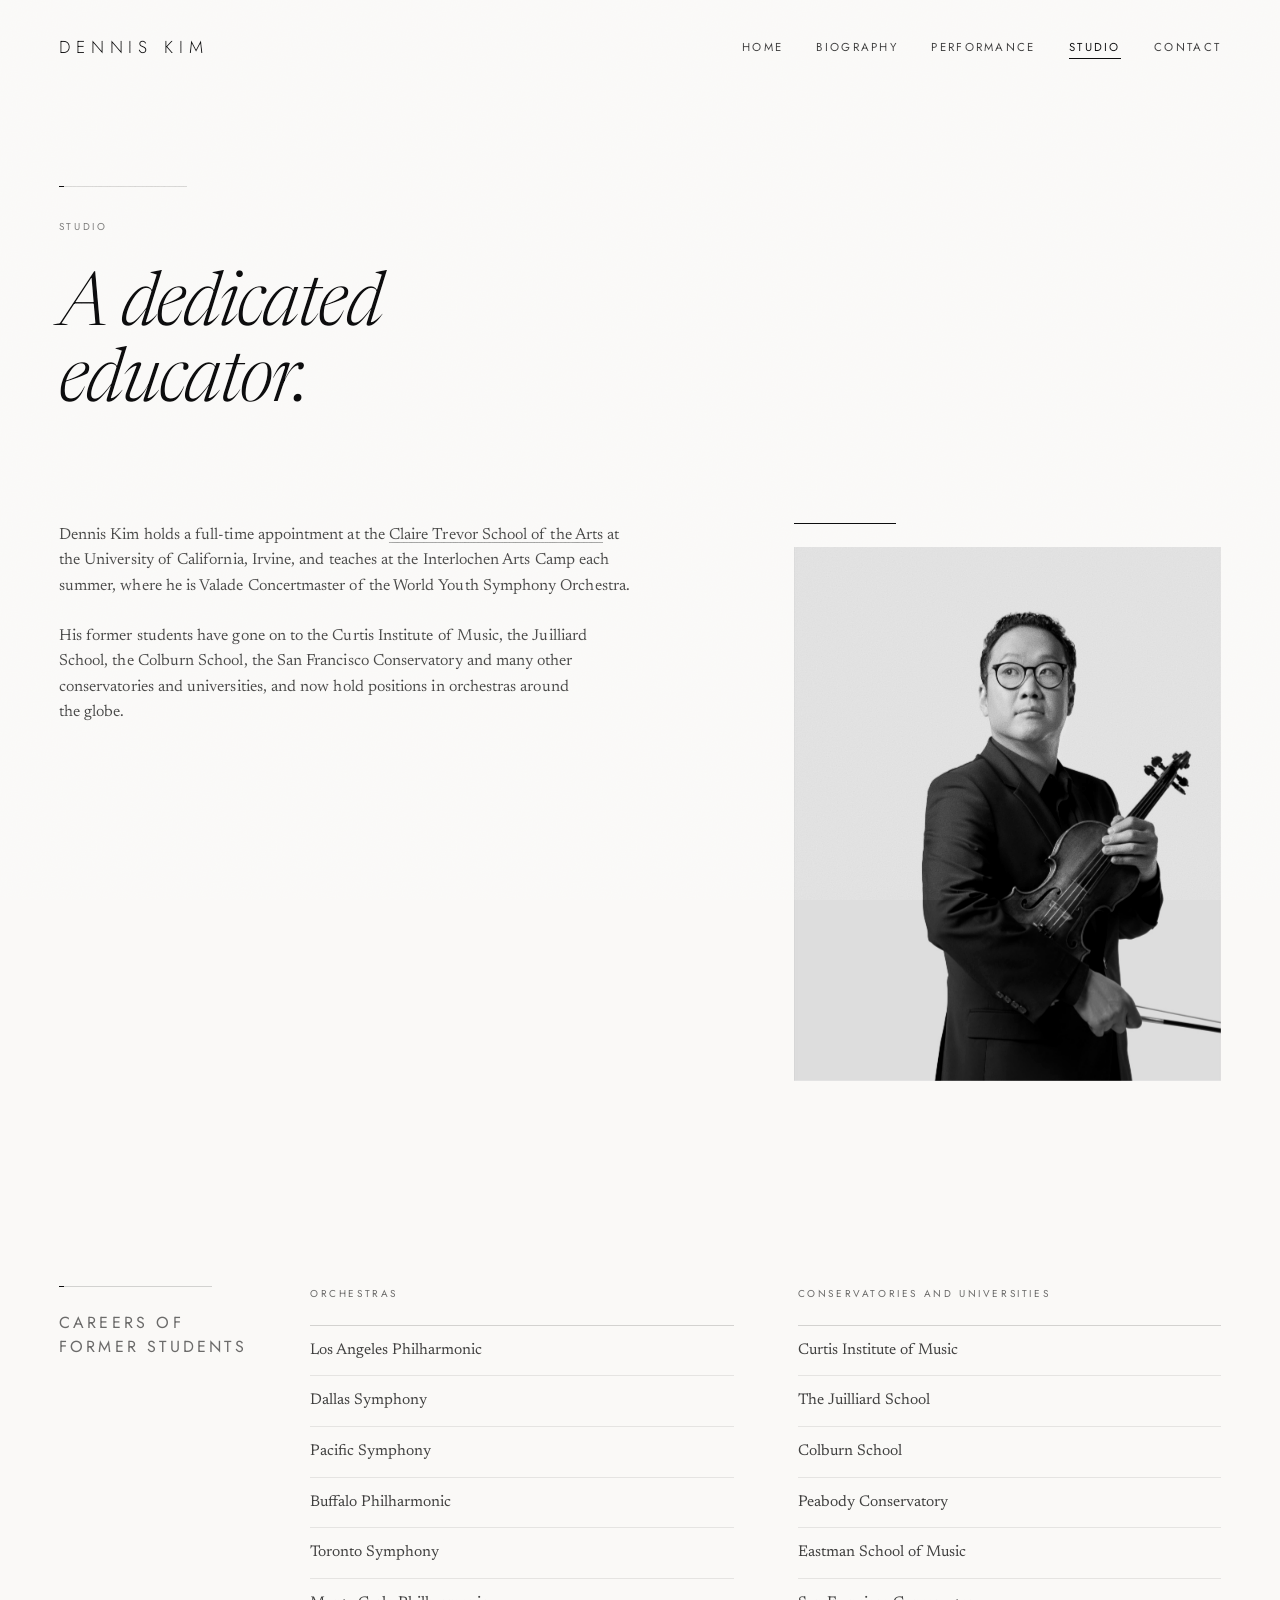
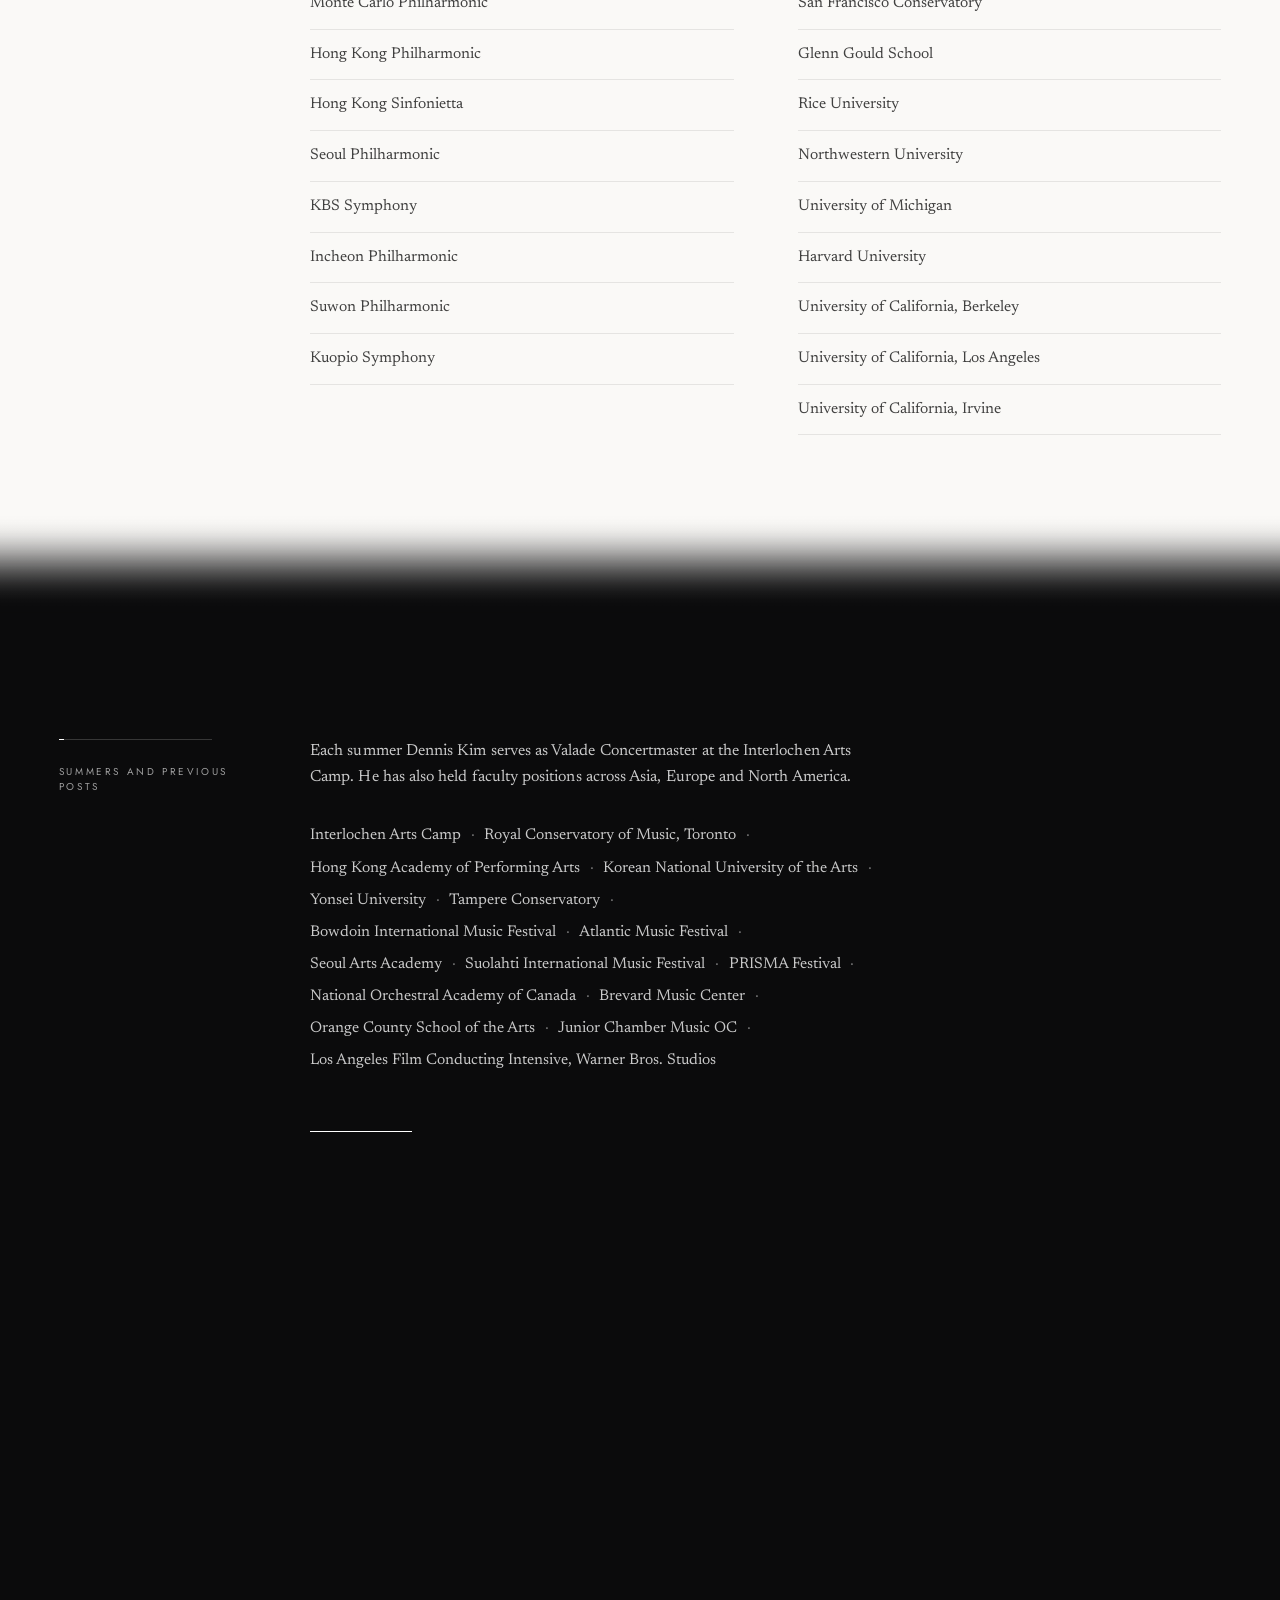
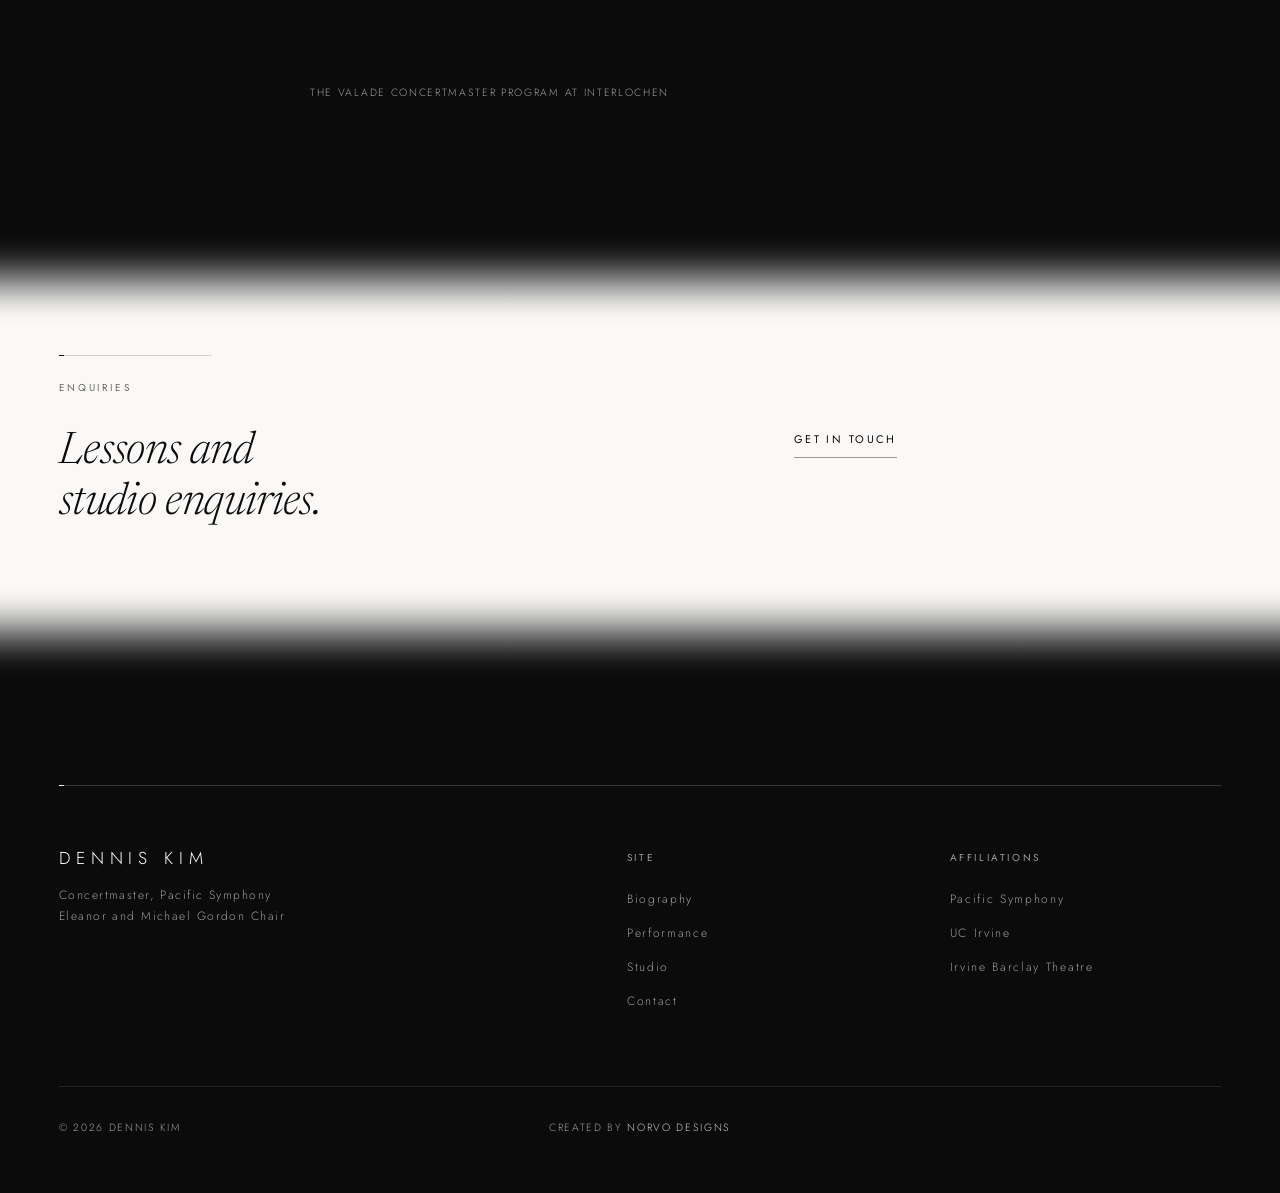
<file: studio.html>
<!DOCTYPE html>
<html lang="en" class="no-js">
<head>
<!-- Google tag (gtag.js) -->
<script async src="https://www.googletagmanager.com/gtag/js?id=G-ZF6RB4G2XK"></script>
<script>
  window.dataLayer = window.dataLayer || [];
  function gtag(){dataLayer.push(arguments);}
  gtag('js', new Date());

  gtag('config', 'G-ZF6RB4G2XK');
</script>
<meta charset="utf-8">
<meta name="viewport" content="width=device-width, initial-scale=1">
<title>Violin Studio — Dennis Kim, Assistant Professor at UC Irvine</title>
<meta name="description" content="Dennis Kim teaches violin at UC Irvine's Claire Trevor School of the Arts and at Interlochen each summer. His former students perform in orchestras worldwide.">
<link rel="canonical" href="https://denniskim.org/studio.html">
<meta name="robots" content="index,follow,max-image-preview:large,max-snippet:-1,max-video-preview:-1">
<meta name="author" content="Dennis Kim">
<meta name="theme-color" content="#0b0b0c">
<meta property="og:type" content="article">
<meta property="og:site_name" content="Dennis Kim">
<meta property="og:locale" content="en_US">
<meta property="og:title" content="Violin Studio — Dennis Kim, Assistant Professor at UC Irvine">
<meta property="og:description" content="Dennis Kim teaches violin at UC Irvine's Claire Trevor School of the Arts and at Interlochen each summer. His former students perform in orchestras worldwide.">
<meta property="og:url" content="https://denniskim.org/studio.html">
<meta property="og:image" content="https://denniskim.org/assets/og-image.jpg">
<meta property="og:image:width" content="1200">
<meta property="og:image:height" content="630">
<meta property="og:image:alt" content="Dennis Kim, violinist and Concertmaster of Pacific Symphony">
<meta name="twitter:card" content="summary_large_image">
<meta name="twitter:title" content="Violin Studio — Dennis Kim, Assistant Professor at UC Irvine">
<meta name="twitter:description" content="Dennis Kim teaches violin at UC Irvine's Claire Trevor School of the Arts and at Interlochen each summer. His former students perform in orchestras worldwide.">
<meta name="twitter:image" content="https://denniskim.org/assets/og-image.jpg">
<link rel="icon" href="assets/favicon.svg?v=c086bf68" type="image/svg+xml">
<link rel="icon" href="assets/favicon-32.png?v=c086bf68" sizes="32x32" type="image/png">
<link rel="apple-touch-icon" href="assets/apple-touch-icon.png?v=c086bf68">
<link rel="preconnect" href="https://fonts.googleapis.com">
<link rel="preconnect" href="https://fonts.gstatic.com" crossorigin>
<link href="https://fonts.googleapis.com/css2?family=Jost:wght@200;300;400;500&family=Newsreader:ital,opsz,wght@0,6..72,200..800;1,6..72,200..800&display=swap" rel="stylesheet">
<script>document.documentElement.classList.remove('no-js')</script>
<link rel="stylesheet" href="assets/site.css?v=c086bf68">
<script type="application/ld+json">
{
  "@context": "https://schema.org",
  "@graph": [
    {
      "@type": "WebPage",
      "@id": "https://denniskim.org/studio.html#webpage",
      "url": "https://denniskim.org/studio.html",
      "name": "Violin Studio — Dennis Kim, Assistant Professor at UC Irvine",
      "description": "Dennis Kim teaches violin at UC Irvine's Claire Trevor School of the Arts and at Interlochen each summer. His former students perform in orchestras worldwide.",
      "inLanguage": "en",
      "isPartOf": {
        "@id": "https://denniskim.org/#website"
      },
      "about": {
        "@id": "https://denniskim.org/#person"
      }
    },
    {
      "@type": "BreadcrumbList",
      "@id": "https://denniskim.org/studio.html#breadcrumb",
      "itemListElement": [
        {
          "@type": "ListItem",
          "position": 1,
          "name": "Home",
          "item": "https://denniskim.org/"
        },
        {
          "@type": "ListItem",
          "position": 2,
          "name": "Studio",
          "item": "https://denniskim.org/studio.html"
        }
      ]
    }
  ]
}
</script>
</head>
<body>
<a class="skip" href="#main">Skip to content</a>
<div class="veil" aria-hidden="true"></div>

<header class="site-nav">
  <div class="nav__inner">
    <a class="wordmark" href="index.html">Dennis&nbsp;Kim</a>
    <nav class="nav__links" aria-label="Primary">
      <a class="nav__link" href="index.html">Home</a>
      <a class="nav__link" href="biography.html">Biography</a>
      <a class="nav__link" href="performance.html">Performance</a>
      <a class="nav__link" href="studio.html" aria-current="page">Studio</a>
      <a class="nav__link" href="contact.html">Contact</a>
    </nav>
    <button class="burger" aria-expanded="false" aria-controls="drawer" aria-label="Menu">
      <span></span><span></span>
    </button>
    <div class="nav__drawer" id="drawer" aria-hidden="true">
      <div class="drawer__inner">
        <span class="drawer__mark" aria-hidden="true">Dennis&nbsp;Kim</span>
        <span class="drawer__rule" aria-hidden="true"></span>
        <nav class="drawer__nav" aria-label="Primary mobile">
          <a class="drawer__link" style="--i:0" href="index.html">Home</a>
          <a class="drawer__link" style="--i:1" href="biography.html">Biography</a>
          <a class="drawer__link" style="--i:2" href="performance.html">Performance</a>
          <a class="drawer__link" style="--i:3" href="studio.html" aria-current="page">Studio</a>
          <a class="drawer__link" style="--i:4" href="contact.html">Contact</a>
        </nav>
      </div>
    </div>
  </div>
</header>

<main class="page" id="main" tabindex="-1">

  <!-- ===== MASTHEAD ===== -->
  <section class="masthead masthead--tight wrap">
    <hr class="mark">
    <span class="eyebrow">Studio</span>
    <h1 class="display d-lg lines lines--it">
      <span class="line"><i><em>A dedicated</em></i></span>
      <span class="line"><i><em>educator.</em></i></span>
    </h1>
  </section>

  <!-- ===== INTRO + PORTRAIT ===== -->
  <section class="section--tight wrap">
    <div class="duo duo--wide duo--start">
      <div data-stagger>
        <div class="measure">
          <p class="body" data-rv>Dennis Kim holds a full-time appointment at the <a href="https://music.arts.uci.edu/" target="_blank" rel="noopener">Claire Trevor School of the Arts</a> at the University of California, Irvine, and teaches at the Interlochen Arts Camp each summer, where he is Valade Concertmaster of the World Youth Symphony Orchestra.</p>
          <p class="body" data-rv>His former students have gone on to the Curtis Institute of Music, the Juilliard School, the Colburn School, the San Francisco Conservatory and many other conservatories and universities, and now hold positions in orchestras around the globe.</p>
        </div>
      </div>
      <figure class="fig fig--held mono img-rv" style="--d:.1s">
        <img class="ratio-4x5" src="img/portrait-glasses.jpg" alt="Dennis Kim, violinist and Assistant Professor of Violin at UC Irvine" loading="lazy" decoding="async" width="1067" height="1600" style="object-position:50% 22%">
      </figure>
    </div>
  </section>

  <!-- ===== FORMER STUDENTS ===== -->
  <section class="section wrap">
    <div class="split">
      <div class="split__rail">
        <hr class="mark mark--short" style="margin-bottom:var(--s3)">
        <h2 class="eyebrow eyebrow--lg">Careers of former students</h2>
      </div>
      <div>
        <div class="placements" data-stagger>
          <div data-rv>
            <div class="placement__h">
              <h3 class="eyebrow">Orchestras</h3>
            </div>
            <ul class="placement__l">
              <li>Los Angeles Philharmonic</li>
              <li>Dallas Symphony</li>
              <li>Pacific Symphony</li>
              <li>Buffalo Philharmonic</li>
              <li>Toronto Symphony</li>
              <li>Monte Carlo Philharmonic</li>
              <li>Hong Kong Philharmonic</li>
              <li>Hong Kong Sinfonietta</li>
              <li>Seoul Philharmonic</li>
              <li>KBS Symphony</li>
              <li>Incheon Philharmonic</li>
              <li>Suwon Philharmonic</li>
              <li>Kuopio Symphony</li>
            </ul>
          </div>
          <div data-rv>
            <div class="placement__h">
              <h3 class="eyebrow">Conservatories and universities</h3>
            </div>
            <ul class="placement__l">
              <li>Curtis Institute of Music</li>
              <li>The Juilliard School</li>
              <li>Colburn School</li>
              <li>Peabody Conservatory</li>
              <li>Eastman School of Music</li>
              <li>San Francisco Conservatory</li>
              <li>Glenn Gould School</li>
              <li>Rice University</li>
              <li>Northwestern University</li>
              <li>University of Michigan</li>
              <li>Harvard University</li>
              <li>University of California, Berkeley</li>
              <li>University of California, Los Angeles</li>
              <li>University of California, Irvine</li>
            </ul>
          </div>
        </div>
      </div>
    </div>
  </section>

  <!-- ===== SUMMER + PREVIOUS ===== -->
  <section class="band on-ink">
    <div class="section wrap">
      <div class="split">
        <div class="split__rail">
          <hr class="mark mark--short" style="margin-bottom:var(--s3)">
          <h2 class="eyebrow">Summers and previous posts</h2>
        </div>
        <div data-stagger>
          <p class="body measure" data-rv style="margin-bottom:clamp(24px,3vw,34px)">Each summer Dennis Kim serves as Valade Concertmaster at the Interlochen Arts Camp. He has also held faculty positions across Asia, Europe and North America.</p>
          <ul class="tags measure" data-rv>
            <li>Interlochen Arts Camp</li>
            <li>Royal Conservatory of Music, Toronto</li>
            <li>Hong Kong Academy of Performing Arts</li>
            <li>Korean National University of the Arts</li>
            <li>Yonsei University</li>
            <li>Tampere Conservatory</li>
            <li>Bowdoin International Music Festival</li>
            <li>Atlantic Music Festival</li>
            <li>Seoul Arts Academy</li>
            <li>Suolahti International Music Festival</li>
            <li>PRISMA Festival</li>
            <li>National Orchestral Academy of Canada</li>
            <li>Brevard Music Center</li>
            <li>Orange County School of the Arts</li>
            <li>Junior Chamber Music OC</li>
            <li>Los Angeles Film Conducting Intensive, Warner Bros. Studios</li>
          </ul>
          <figure class="fig fig--held video" data-rv style="margin-top:clamp(40px,4.6vw,64px)">
            <div class="video__frame">
              <iframe src="https://www.youtube-nocookie.com/embed/FVbjUzCVO1U" title="The Valade Concertmaster Program at the Interlochen Arts Camp" loading="lazy"
                allow="accelerometer; clipboard-write; encrypted-media; gyroscope; picture-in-picture; web-share"
                referrerpolicy="strict-origin-when-cross-origin" allowfullscreen></iframe>
            </div>
            <figcaption class="meta">The Valade Concertmaster Program at Interlochen</figcaption>
          </figure>
        </div>
      </div>
    </div>
  </section>

  <!-- ===== CLOSING ===== -->
  <section class="section--tight wrap">
    <div class="duo duo--wide">
      <div data-stagger>
        <hr class="mark mark--short" style="margin-bottom:var(--s3)">
        <p class="eyebrow" data-rv style="margin-bottom:var(--s4)">Enquiries</p>
        <h2 class="display d-md lines lines--it measure-sm">
          <span class="line"><i><em>Lessons and</em></i></span>
          <span class="line"><i><em>studio enquiries.</em></i></span>
        </h2>
      </div>
      <p data-rv style="justify-self:start"><a class="ln" href="contact.html">Get in touch</a></p>
    </div>
  </section>

</main>

<footer class="site-foot">
  <div class="wrap">
    <hr class="mark foot__mark">
    <div class="foot__grid">
      <div class="foot__col">
        <a class="wordmark" href="index.html">Dennis&nbsp;Kim</a>
        <p class="foot__note">Concertmaster, Pacific Symphony<br>Eleanor and Michael Gordon Chair</p>
      </div>
      <div class="foot__col">
        <p class="eyebrow foot__h">Site</p>
        <a class="foot__l" href="biography.html">Biography</a>
        <a class="foot__l" href="performance.html">Performance</a>
        <a class="foot__l" href="studio.html">Studio</a>
        <a class="foot__l" href="contact.html">Contact</a>
      </div>
      <div class="foot__col">
        <p class="eyebrow foot__h">Affiliations</p>
        <a class="foot__l" href="https://www.pacificsymphony.org/" target="_blank" rel="noopener">Pacific Symphony</a>
        <a class="foot__l" href="https://music.arts.uci.edu/" target="_blank" rel="noopener">UC Irvine</a>
        <a class="foot__l" href="https://thebarclay.org/" target="_blank" rel="noopener">Irvine Barclay Theatre</a>
      </div>
    </div>
    <div class="foot__base">
      <p class="meta">&copy; <span data-year>2026</span> Dennis Kim</p>
      <p class="meta foot__credit">Created by <a class="foot__by" href="https://norvodesigns.com" target="_blank" rel="noopener">Norvo&nbsp;Designs</a></p>
    </div>
  </div>
</footer>

<script src="assets/site.js?v=c086bf68"></script>
</body>
</html>
</file>
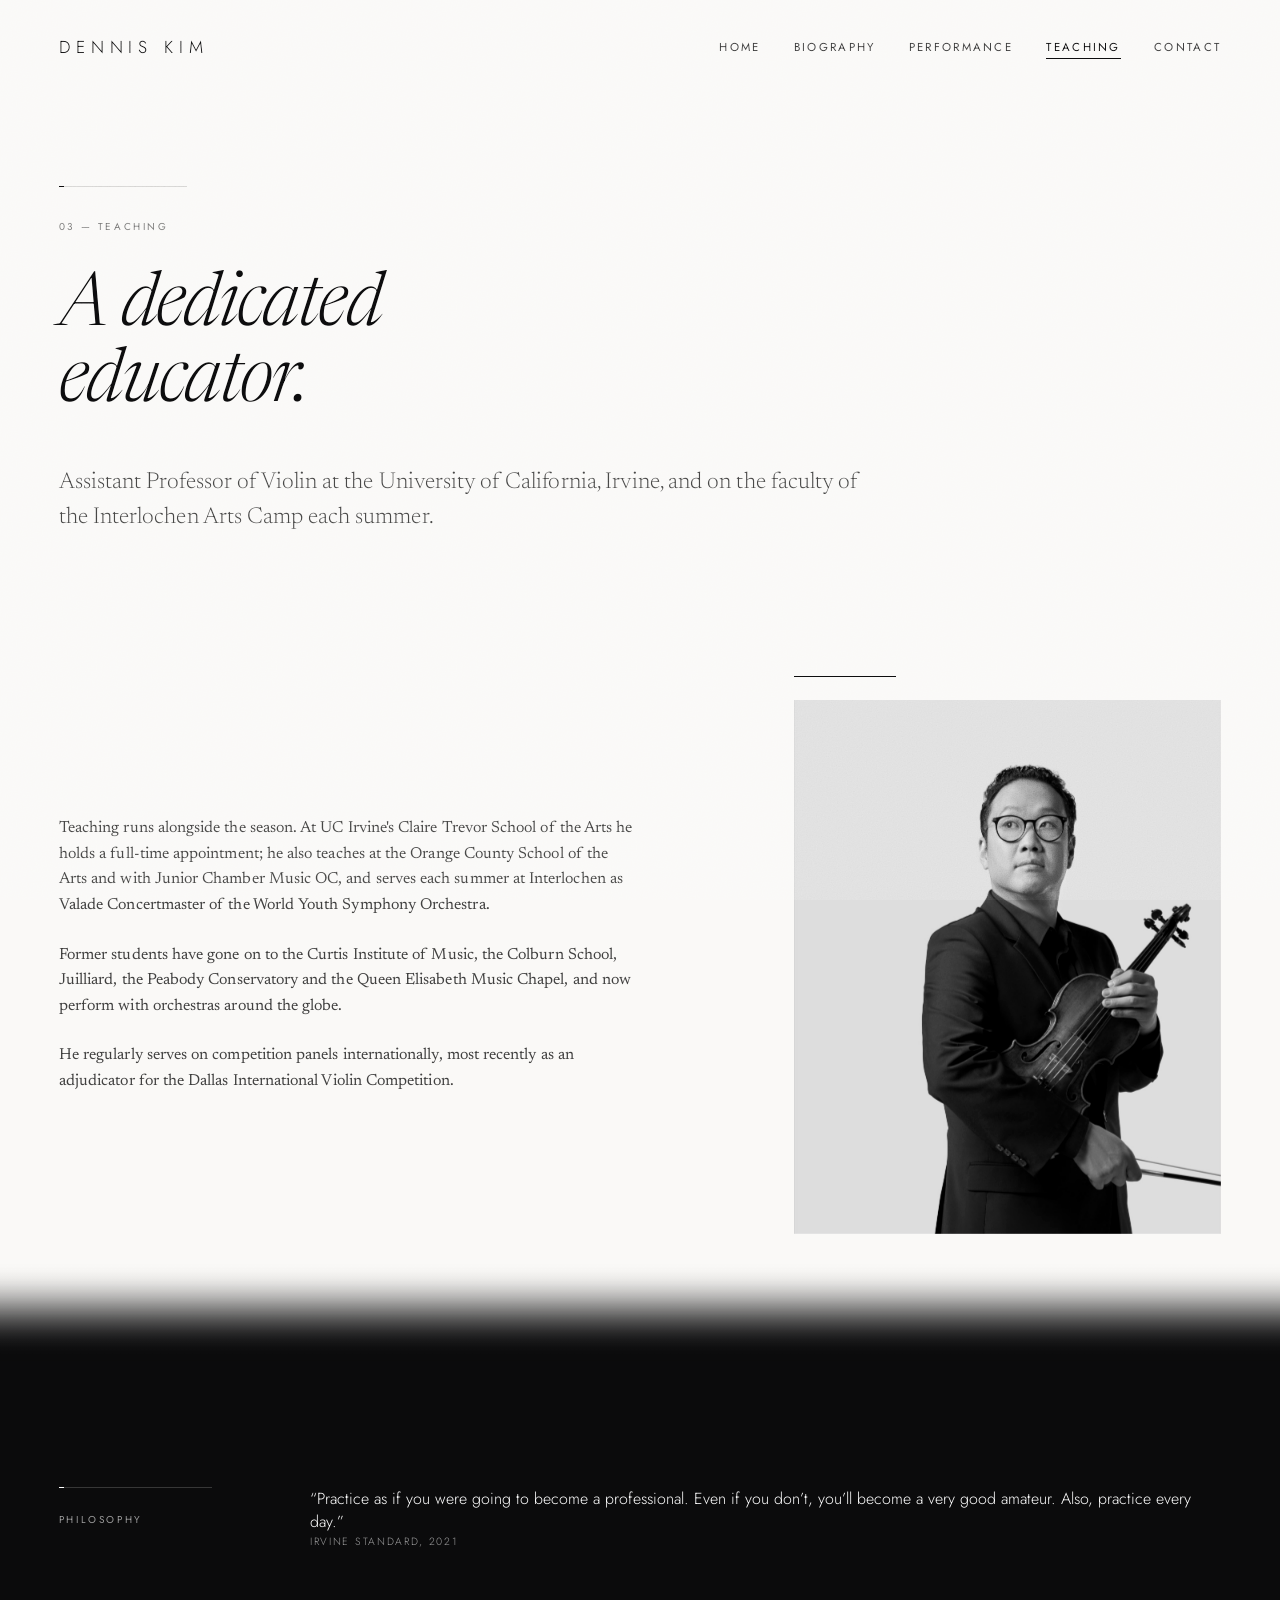
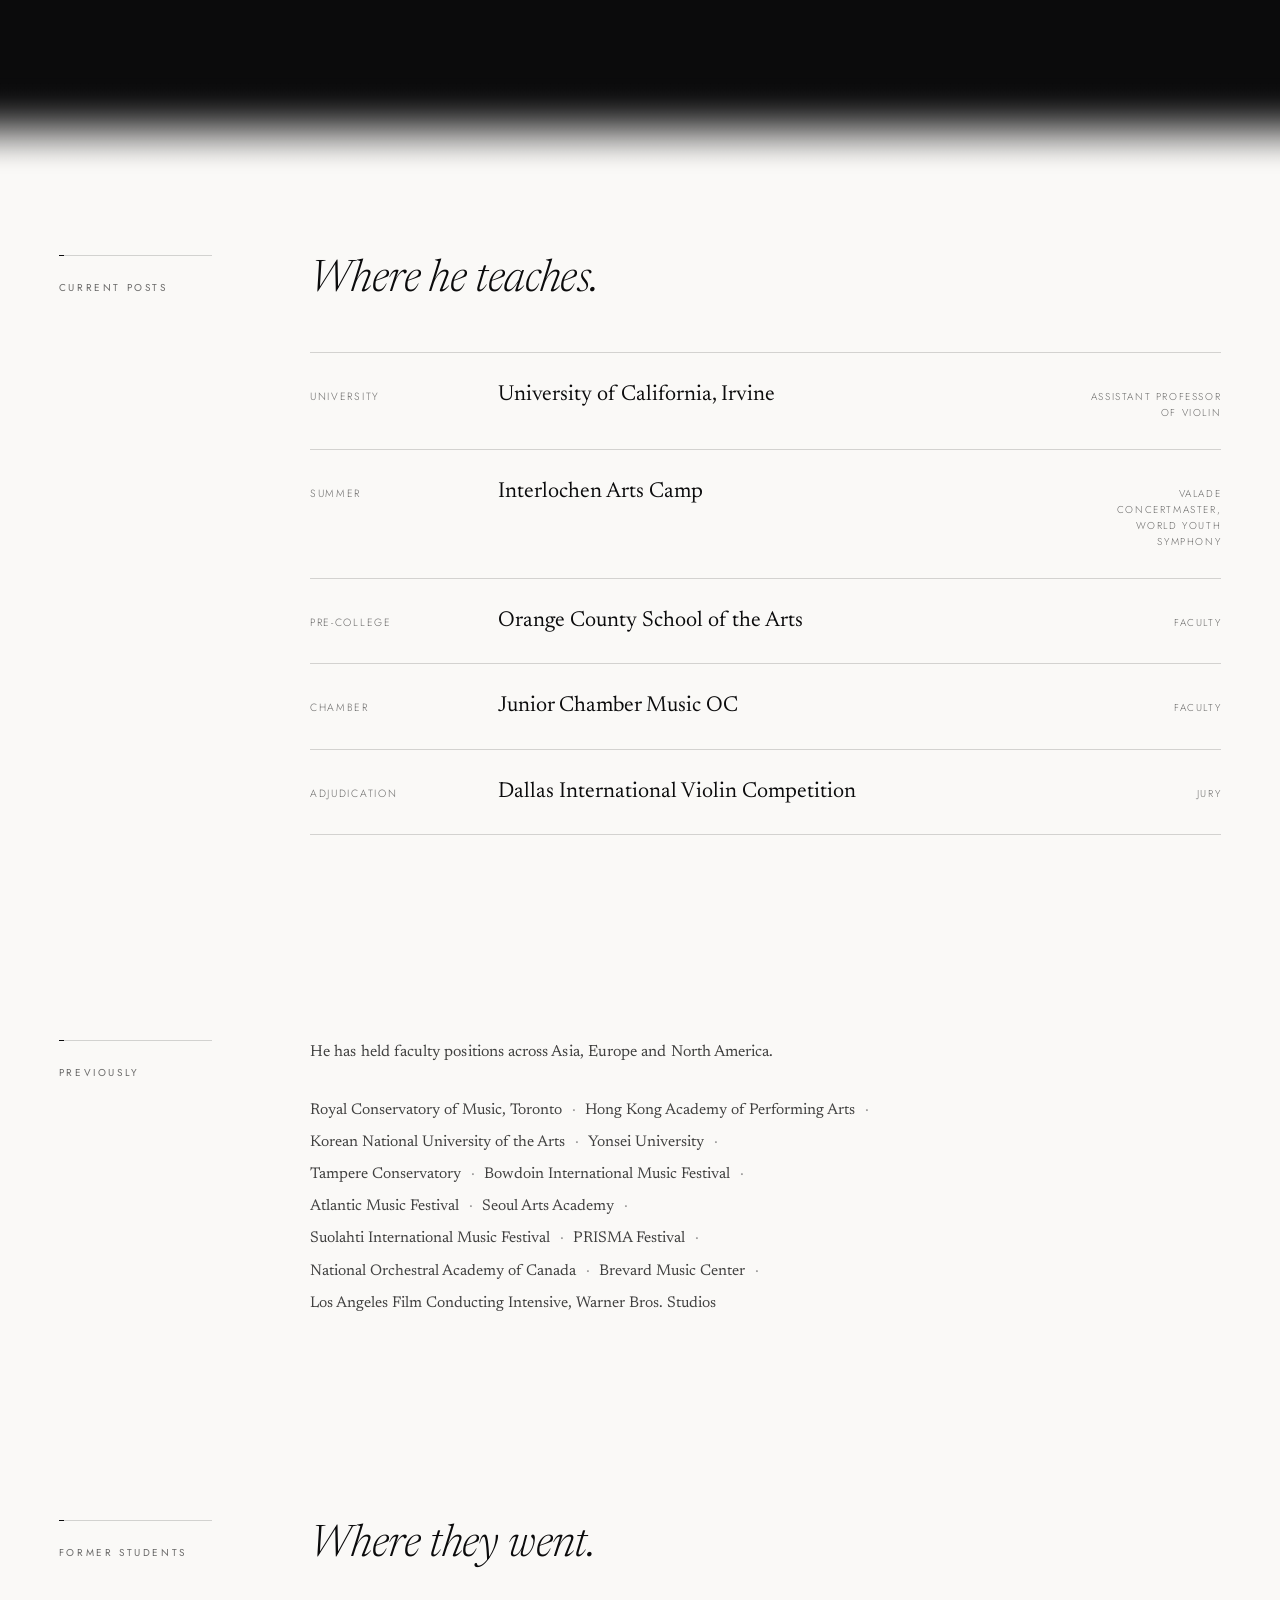
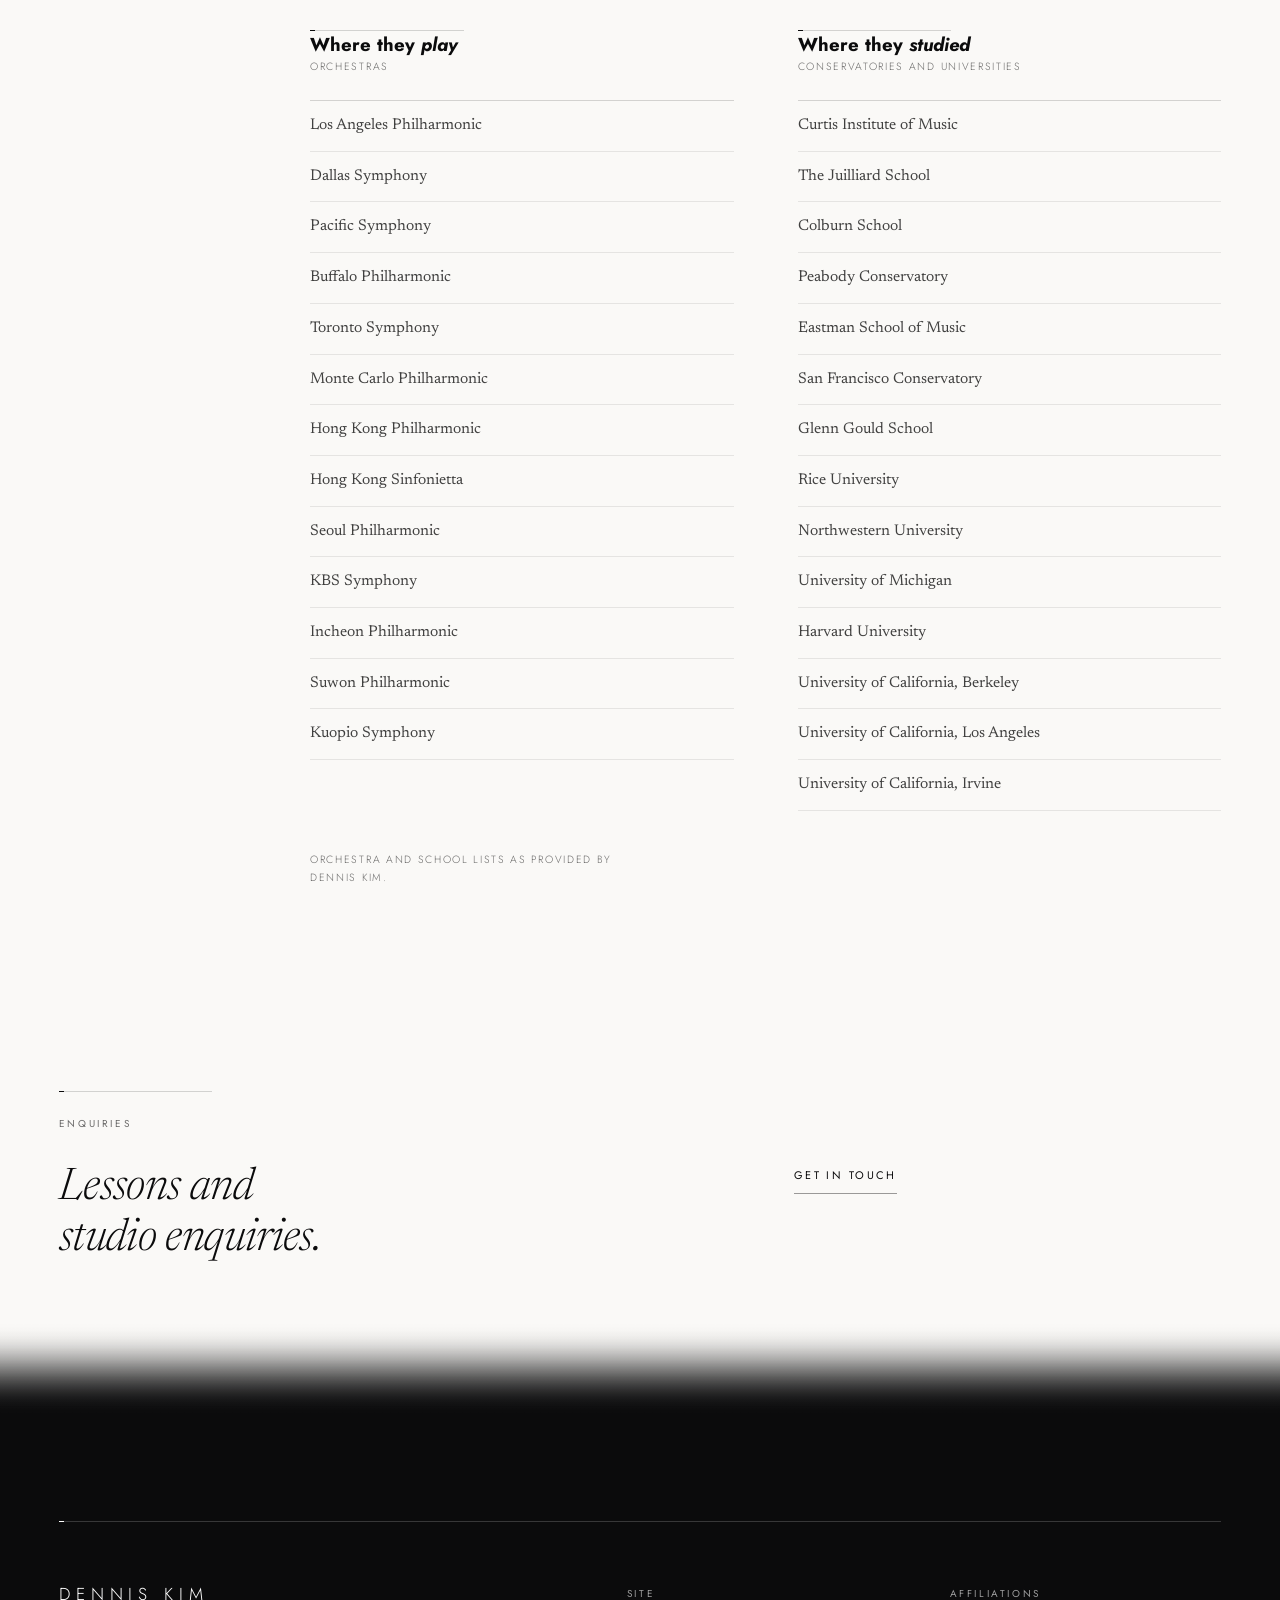
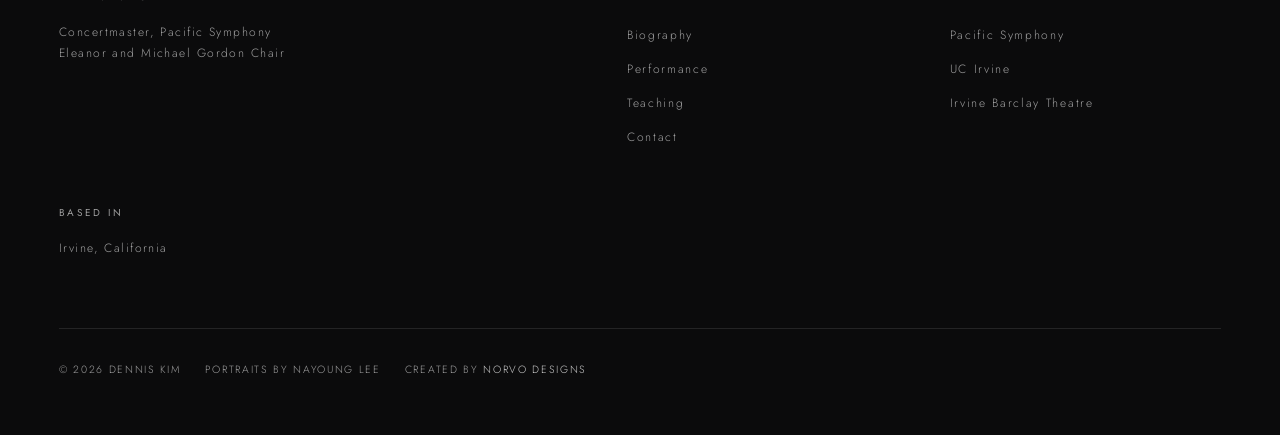
<file: teaching.html>
<!DOCTYPE html>
<html lang="en" class="no-js">
<head>
<meta charset="utf-8">
<meta name="viewport" content="width=device-width, initial-scale=1">
<title>Teaching — Dennis Kim</title>
<meta name="description" content="Assistant Professor of Violin at UC Irvine and faculty at Interlochen Arts Camp. Former students now perform with orchestras around the globe.">
<link rel="preconnect" href="https://fonts.googleapis.com">
<link rel="preconnect" href="https://fonts.gstatic.com" crossorigin>
<link href="https://fonts.googleapis.com/css2?family=Jost:wght@200;300;400;500&family=Newsreader:ital,opsz,wght@0,6..72,200..800;1,6..72,200..800&display=swap" rel="stylesheet">
<script>document.documentElement.classList.remove('no-js')</script>
<link rel="stylesheet" href="assets/site.css?v=7a1f4d30">
</head>
<body>
<a class="skip" href="#main">Skip to content</a>
<div class="veil" aria-hidden="true"></div>

<header class="site-nav">
  <div class="nav__inner">
    <a class="wordmark" href="index.html">Dennis&nbsp;Kim</a>
    <nav class="nav__links" aria-label="Primary">
      <a class="nav__link" href="index.html">Home</a>
      <a class="nav__link" href="biography.html">Biography</a>
      <a class="nav__link" href="performance.html">Performance</a>
      <a class="nav__link" href="teaching.html" aria-current="page">Teaching</a>
      <a class="nav__link" href="contact.html">Contact</a>
    </nav>
    <button class="burger" aria-expanded="false" aria-controls="drawer" aria-label="Menu">
      <span></span><span></span>
    </button>
    <div class="nav__drawer" id="drawer" aria-hidden="true">
      <div class="drawer__inner">
        <span class="drawer__mark" aria-hidden="true">Dennis&nbsp;Kim</span>
        <span class="drawer__rule" aria-hidden="true"></span>
        <nav class="drawer__nav" aria-label="Primary mobile">
          <a class="drawer__link" style="--i:0" href="index.html">Home</a>
          <a class="drawer__link" style="--i:1" href="biography.html">Biography</a>
          <a class="drawer__link" style="--i:2" href="performance.html">Performance</a>
          <a class="drawer__link" style="--i:3" href="teaching.html" aria-current="page">Teaching</a>
          <a class="drawer__link" style="--i:4" href="contact.html">Contact</a>
        </nav>
      </div>
    </div>
  </div>
</header>

<main class="page" id="main" tabindex="-1">

  <!-- ===== MASTHEAD ===== -->
  <section class="masthead wrap">
    <hr class="mark">
    <span class="eyebrow">03 &mdash; Teaching</span>
    <h1 class="display d-lg lines lines--it">
      <span class="line"><i><em>A dedicated</em></i></span>
      <span class="line"><i><em>educator.</em></i></span>
    </h1>
    <p class="lede measure masthead__lede" data-rv style="--d:.24s">Assistant Professor of Violin at the University of California, Irvine, and on the faculty of the Interlochen Arts Camp each summer.</p>
  </section>

  <!-- ===== INTRO + PORTRAIT ===== -->
  <section class="section--tight wrap">
    <div class="duo duo--wide">
      <div data-stagger>
        <div class="measure">
          <p class="body" data-rv>Teaching runs alongside the season. At UC Irvine's Claire Trevor School of the Arts he holds a full-time appointment; he also teaches at the Orange County School of the Arts and with Junior Chamber Music OC, and serves each summer at Interlochen as Valade Concertmaster of the World Youth Symphony Orchestra.</p>
          <p class="body" data-rv>Former students have gone on to the Curtis Institute of Music, the Colburn School, Juilliard, the Peabody Conservatory and the Queen Elisabeth Music Chapel, and now perform with orchestras around the globe.</p>
          <p class="body" data-rv>He regularly serves on competition panels internationally, most recently as an adjudicator for the Dallas International Violin Competition.</p>
        </div>
      </div>
      <figure class="fig fig--held mono img-rv" style="--d:.1s">
        <img class="ratio-4x5" src="img/portrait-glasses.jpg" alt="Dennis Kim, portrait" loading="lazy" decoding="async" width="1067" height="1600" style="object-position:50% 22%">
      </figure>
    </div>
  </section>

  <!-- ===== PHILOSOPHY ===== -->
  <section class="band on-ink">
    <div class="section wrap">
      <div class="split">
        <div class="split__rail">
          <hr class="mark mark--short" style="margin-bottom:var(--s3)">
          <p class="eyebrow">Philosophy</p>
        </div>
        <div data-stagger>
          <figure class="quote" data-rv>
            <blockquote>
              <p class="quote__t">&ldquo;Practice as if you were going to become a professional. Even if you don&rsquo;t, you&rsquo;ll become a very good amateur. Also, practice every day.&rdquo;</p>
            </blockquote>
            <figcaption class="quote__a meta">Irvine Standard, 2021</figcaption>
          </figure>
        </div>
      </div>
    </div>
  </section>

  <!-- ===== CURRENT POSTS ===== -->
  <section class="section wrap">
    <div class="split">
      <div class="split__rail">
        <hr class="mark mark--short" style="margin-bottom:var(--s3)">
        <p class="eyebrow">Current posts</p>
      </div>
      <div>
        <h2 class="display d-md lines lines--it measure-sm" style="margin-bottom:clamp(30px,3.6vw,46px)">
          <span class="line"><i><em>Where he teaches.</em></i></span>
        </h2>
        <div class="rows rows--hover" data-stagger>
          <div class="row" data-rv>
            <span class="row__k">University</span>
            <span class="row__t">University of California, Irvine</span>
            <span class="row__n">Assistant Professor of Violin</span>
          </div>
          <div class="row" data-rv>
            <span class="row__k">Summer</span>
            <span class="row__t">Interlochen Arts Camp</span>
            <span class="row__n">Valade Concertmaster, World Youth Symphony</span>
          </div>
          <div class="row" data-rv>
            <span class="row__k">Pre-college</span>
            <span class="row__t">Orange County School of the Arts</span>
            <span class="row__n">Faculty</span>
          </div>
          <div class="row" data-rv>
            <span class="row__k">Chamber</span>
            <span class="row__t">Junior Chamber Music OC</span>
            <span class="row__n">Faculty</span>
          </div>
          <div class="row" data-rv>
            <span class="row__k">Adjudication</span>
            <span class="row__t">Dallas International Violin Competition</span>
            <span class="row__n">Jury</span>
          </div>
        </div>
      </div>
    </div>
  </section>

  <!-- ===== PREVIOUS FACULTY ===== -->
  <section class="section--tight wrap">
    <div class="split">
      <div class="split__rail">
        <hr class="mark mark--short" style="margin-bottom:var(--s3)">
        <p class="eyebrow">Previously</p>
      </div>
      <div data-stagger>
        <p class="body measure" data-rv style="margin-bottom:clamp(24px,3vw,34px)">He has held faculty positions across Asia, Europe and North America.</p>
        <ul class="tags measure" data-rv>
          <li>Royal Conservatory of Music, Toronto</li>
          <li>Hong Kong Academy of Performing Arts</li>
          <li>Korean National University of the Arts</li>
          <li>Yonsei University</li>
          <li>Tampere Conservatory</li>
          <li>Bowdoin International Music Festival</li>
          <li>Atlantic Music Festival</li>
          <li>Seoul Arts Academy</li>
          <li>Suolahti International Music Festival</li>
          <li>PRISMA Festival</li>
          <li>National Orchestral Academy of Canada</li>
          <li>Brevard Music Center</li>
          <li>Los Angeles Film Conducting Intensive, Warner Bros. Studios</li>
        </ul>
      </div>
    </div>
  </section>

  <!-- ===== FORMER STUDENTS ===== -->
  <section class="section wrap">
    <div class="split">
      <div class="split__rail">
        <hr class="mark mark--short" style="margin-bottom:var(--s3)">
        <p class="eyebrow">Former students</p>
      </div>
      <div>
        <h2 class="display d-md lines lines--it measure-sm" style="margin-bottom:clamp(40px,4.6vw,72px)">
          <span class="line"><i><em>Where they went.</em></i></span>
        </h2>

        <div class="placements" data-stagger>
          <div data-rv>
            <div class="placement__h">
              <hr class="mark mark--short">
              <h3 class="placement__t">Where they <em>play</em></h3>
              <p class="meta">Orchestras</p>
            </div>
            <ul class="placement__l">
              <li>Los Angeles Philharmonic</li>
              <li>Dallas Symphony</li>
              <li>Pacific Symphony</li>
              <li>Buffalo Philharmonic</li>
              <li>Toronto Symphony</li>
              <li>Monte Carlo Philharmonic</li>
              <li>Hong Kong Philharmonic</li>
              <li>Hong Kong Sinfonietta</li>
              <li>Seoul Philharmonic</li>
              <li>KBS Symphony</li>
              <li>Incheon Philharmonic</li>
              <li>Suwon Philharmonic</li>
              <li>Kuopio Symphony</li>
            </ul>
          </div>
          <div data-rv>
            <div class="placement__h">
              <hr class="mark mark--short">
              <h3 class="placement__t">Where they <em>studied</em></h3>
              <p class="meta">Conservatories and universities</p>
            </div>
            <ul class="placement__l">
              <li>Curtis Institute of Music</li>
              <li>The Juilliard School</li>
              <li>Colburn School</li>
              <li>Peabody Conservatory</li>
              <li>Eastman School of Music</li>
              <li>San Francisco Conservatory</li>
              <li>Glenn Gould School</li>
              <li>Rice University</li>
              <li>Northwestern University</li>
              <li>University of Michigan</li>
              <li>Harvard University</li>
              <li>University of California, Berkeley</li>
              <li>University of California, Los Angeles</li>
              <li>University of California, Irvine</li>
            </ul>
          </div>
        </div>
        <p class="meta" data-rv style="margin-top:clamp(28px,3.2vw,40px);max-width:56ch">Orchestra and school lists as provided by Dennis Kim.</p>
      </div>
    </div>
  </section>

  <!-- ===== CLOSING ===== -->
  <section class="section--tight wrap">
    <div class="duo duo--wide">
      <div data-stagger>
        <hr class="mark mark--short" style="margin-bottom:var(--s3)">
        <p class="eyebrow" data-rv style="margin-bottom:var(--s4)">Enquiries</p>
        <h2 class="display d-md lines lines--it measure-sm">
          <span class="line"><i><em>Lessons and</em></i></span>
          <span class="line"><i><em>studio enquiries.</em></i></span>
        </h2>
      </div>
      <p data-rv style="justify-self:start"><a class="ln" href="contact.html">Get in touch</a></p>
    </div>
  </section>

</main>

<footer class="site-foot">
  <div class="wrap">
    <hr class="mark foot__mark">
    <div class="foot__grid">
      <div class="foot__col">
        <a class="wordmark" href="index.html">Dennis&nbsp;Kim</a>
        <p class="foot__note">Concertmaster, Pacific Symphony<br>Eleanor and Michael Gordon Chair</p>
      </div>
      <div class="foot__col">
        <p class="eyebrow foot__h">Site</p>
        <a class="foot__l" href="biography.html">Biography</a>
        <a class="foot__l" href="performance.html">Performance</a>
        <a class="foot__l" href="teaching.html">Teaching</a>
        <a class="foot__l" href="contact.html">Contact</a>
      </div>
      <div class="foot__col">
        <p class="eyebrow foot__h">Affiliations</p>
        <a class="foot__l" href="https://www.pacificsymphony.org/" target="_blank" rel="noopener">Pacific Symphony</a>
        <a class="foot__l" href="https://music.arts.uci.edu/" target="_blank" rel="noopener">UC Irvine</a>
        <a class="foot__l" href="https://thebarclay.org/" target="_blank" rel="noopener">Irvine Barclay Theatre</a>
      </div>
      <div class="foot__col">
        <p class="eyebrow foot__h">Based in</p>
        <p class="foot__note">Irvine, California</p>
      </div>
    </div>
    <div class="foot__base">
      <p class="meta">&copy; <span data-year>2026</span> Dennis Kim</p>
      <p class="meta">Portraits by NaYoung Lee</p>
      <p class="meta">Created by <a class="foot__by" href="https://norvodesigns.com" target="_blank" rel="noopener">Norvo&nbsp;Designs</a></p>
    </div>
  </div>
</footer>

<script src="assets/site.js?v=7a1f4d30"></script>
</body>
</html>
</file>
<file: assets/site.css>
/* ============================================================
   Dennis Kim — design system
   Black and white only. Hierarchy through weight, scale,
   spacing and tone — never colour.
   ============================================================ */

/* ---------- 1. tokens ---------- */
:root{
  /* grayscale palette — the entire colour system */
  --ink:#0b0b0c;                    /* near-black: headings, ink fields   */
  --ink-92:rgba(11,11,12,.92);
  --ink-78:rgba(11,11,12,.78);      /*  9.1:1  body prose                 */
  --ink-60:rgba(11,11,12,.60);      /*  5.2:1  small labels               */
  --ink-40:rgba(11,11,12,.40);
  --hair:rgba(11,11,12,.16);        /* hairlines only                     */
  --hair-soft:rgba(11,11,12,.09);

  --snow:#ffffff;
  --snow-78:rgba(255,255,255,.78);  /* 11.2:1  body prose on ink          */
  --snow-60:rgba(255,255,255,.60);  /*  7.0:1  small labels on ink        */
  --snow-40:rgba(255,255,255,.40);
  --hair-d:rgba(255,255,255,.18);
  --hair-d-soft:rgba(255,255,255,.10);

  --paper:#faf9f7;                  /* warm off-white                     */
  --paper-2:#f2f0ec;                /* one step down, for hover fields    */

  --label:var(--ink-60);
  --label-d:var(--snow-60);

  /* type — two families only.
     Newsreader carries display and prose (variable wght 200–800, opsz 6–72,
     with a true calligraphic italic); Jost, a geometric Bauhaus sans,
     carries navigation, labels and every piece of structural furniture. */
  --display:'Newsreader',Georgia,'Times New Roman',serif;
  --text:'Newsreader',Georgia,'Times New Roman',serif;
  --sans:'Jost',system-ui,-apple-system,'Segoe UI',sans-serif;

  /* 8px spacing grid */
  --s05:4px;  --s1:8px;   --s2:16px;  --s3:24px;  --s4:32px;
  --s5:40px;  --s6:48px;  --s7:64px;  --s8:80px;  --s9:96px;
  --s10:128px; --s11:160px; --s12:200px;

  /* fluid rhythm, all endpoints on the grid */
  --gut:clamp(24px,4.6vw,64px);          /* page gutter                  */
  --sec:clamp(80px,10vw,160px);          /* major section                */
  --sec-tight:clamp(48px,6vw,96px);      /* minor section                */
  /* Paper ↔ ink blend distance. The seam is painted OVER the section above
     it, so it must stay shorter than that section's bottom padding or it
     tints live content. Dithering means it no longer needs length to stay
     smooth, so it is kept deliberately short. */
  --seam:clamp(80px,8vw,120px);

  --maxw:1560px;
  --rail:200px;                          /* sticky label column          */

  --ease:cubic-bezier(.16,.84,.44,1);
  --ease-soft:cubic-bezier(.32,.72,0,1);
  --t-fast:.22s;
  --t-slow:.92s;

  --navh:76px;
}
@media (min-width:900px){:root{--navh:96px}}

/* ---------- 2. reset ---------- */
*,*::before,*::after{box-sizing:border-box}
html{-webkit-text-size-adjust:100%}
body{
  margin:0;
  background:var(--paper);
  color:var(--ink);
  font-family:var(--sans);
  font-weight:300;
  -webkit-font-smoothing:antialiased;
  -moz-osx-font-smoothing:grayscale;
  overflow-x:hidden;
}
img{display:block;max-width:100%}
a{color:inherit;text-decoration:none}
button{font:inherit;color:inherit;background:none;border:0;padding:0;cursor:pointer}
h1,h2,h3,h4,p,figure,blockquote{margin:0}
ul,ol{margin:0;padding:0;list-style:none}
::selection{background:var(--ink);color:var(--paper)}

/* ---------- 2b. dither ----------
   Long tonal ramps quantise to 8 bits and the eye reads each flat step as a
   bar. This is the same fix Photoshop applies with its gradient "Dither"
   option: a fixed, page-wide film of monochrome noise, composited in
   `overlay` so it perturbs midtones symmetrically and leaves the extremes
   alone. It sits above everything and takes no pointer events, so no seam
   anywhere on the site can develop a visible edge. */
body::after{
  content:'';
  position:fixed;inset:0;z-index:100;
  pointer-events:none;
  opacity:.3;
  mix-blend-mode:overlay;
  background-repeat:repeat;
  background-size:180px 180px;
  background-image:url("data:image/svg+xml;charset=utf-8,%3Csvg xmlns='http://www.w3.org/2000/svg' width='180' height='180'%3E%3Cfilter id='n' x='0' y='0' width='100%25' height='100%25'%3E%3CfeTurbulence type='fractalNoise' baseFrequency='.8' numOctaves='4' stitchTiles='stitch' result='t'/%3E%3CfeColorMatrix in='t' type='matrix' values='.33 .33 .33 0 0 .33 .33 .33 0 0 .33 .33 .33 0 0 0 0 0 0 1'/%3E%3C/filter%3E%3Crect width='180' height='180' filter='url(%23n)'/%3E%3C/svg%3E");
}

:focus-visible{outline:1px solid var(--ink);outline-offset:4px}
.on-dark :focus-visible,
.on-ink :focus-visible,
.site-nav.on-dark :focus-visible,
.site-nav.is-open :focus-visible,
.site-foot :focus-visible,
.hero :focus-visible{outline-color:var(--snow)}

.skip{
  position:fixed;top:var(--s2);left:var(--s2);z-index:200;
  background:var(--ink);color:var(--paper);
  padding:13px 18px;
  font:400 10px/1 var(--sans);letter-spacing:.22em;text-transform:uppercase;
  transform:translateY(-200%);
  transition:transform .34s var(--ease);
}
.skip:focus{transform:none}
main:focus{outline:none}

/* Available to screen readers and to search engines, but never drawn.
   Used inside headings whose visible wording is a design phrase, so the
   heading still names its subject. Kept out of the flow with clip-path
   rather than display:none, which assistive technology would skip. */
.vh{
  position:absolute;
  width:1px;height:1px;
  margin:-1px;padding:0;border:0;
  overflow:hidden;
  clip-path:inset(50%);
  white-space:nowrap;
}

/* ============================================================
   3. TYPE
   ============================================================ */
.eyebrow{
  font:400 10px/1.5 var(--sans);
  letter-spacing:.26em;
  text-transform:uppercase;
  color:var(--label);
}
.eyebrow--light{color:var(--label-d)}
.eyebrow--lg{font-size:clamp(13px,1.4vw,16px);letter-spacing:.2em}

/* display face — Didone, high contrast, set tight and large */
.display{
  font-family:var(--display);
  font-weight:300;
  font-optical-sizing:auto;
  letter-spacing:-.018em;
  line-height:1.03;
  text-wrap:balance;
}
.display em,.display i.it{font-style:italic}
.d-xl{font-size:clamp(46px,8.6vw,132px);letter-spacing:-.026em}
.d-lg{font-size:clamp(38px,5.8vw,86px);letter-spacing:-.022em}
.d-md{font-size:clamp(28px,3.5vw,52px);line-height:1.14;letter-spacing:-.014em}
.d-sm{font-size:clamp(23px,2.4vw,34px);line-height:1.22;letter-spacing:-.01em}

/* prose */
.lede{
  font:300 clamp(19px,1.8vw,26px)/1.5 var(--text);
  color:var(--ink-78);
  letter-spacing:.002em;
  text-wrap:pretty;
}
.body{
  font:400 clamp(16px,1.15vw,17.5px)/1.6 var(--text);
  color:var(--ink-78);
  letter-spacing:.004em;
  text-wrap:pretty;
}
.body + .body{margin-top:1.5em}
.body em{font-style:italic}

.meta{
  font:300 10.5px/1.7 var(--sans);
  letter-spacing:.16em;
  text-transform:uppercase;
  color:var(--label);
}
.meta--light{color:var(--label-d)}
em{font-style:italic}

.measure{max-width:64ch}
.measure-sm{max-width:50ch}

/* ============================================================
   4. LAYOUT
   ============================================================ */
.wrap{max-width:var(--maxw);margin:0 auto;padding-inline:var(--gut)}
.section{padding-block:var(--sec)}
.section--tight{padding-block:var(--sec-tight)}

.split{
  display:grid;
  grid-template-columns:var(--rail) minmax(0,1fr);
  gap:clamp(24px,4vw,64px);
  align-items:start;
}
.split__rail{position:sticky;top:calc(var(--navh) + var(--s4))}
@media (max-width:900px){
  .split{grid-template-columns:1fr;gap:var(--s3)}
  .split__rail{position:static}
}

.duo{display:grid;grid-template-columns:1fr 1fr;gap:clamp(24px,3.4vw,64px);align-items:center}
.duo--start{align-items:start}
/* golden-ratio splits — the image, or the text, carries the weight */
.duo--wide{grid-template-columns:1.618fr 1fr}
.duo--tall{grid-template-columns:1fr 1.618fr}
@media (max-width:900px){
  .duo,.duo--wide,.duo--tall{grid-template-columns:1fr;gap:var(--s5)}
}

/* ============================================================
   5. THE MOTIF
   A hairline carrying one small solid square at its terminus.
   It opens sections, divides them, and closes the page.
   ============================================================ */
.mark{
  position:relative;
  display:block;
  height:1px;
  background:var(--hair);
  border:0;margin:0;
}
.mark::before{
  content:'';position:absolute;left:0;top:-2px;
  width:5px;height:5px;background:var(--ink);
}
.mark--center::before{left:50%;transform:translateX(-50%)}
.mark--short{width:clamp(96px,12vw,168px)}
.on-ink .mark,.site-foot .mark{background:var(--hair-d)}
.on-ink .mark::before,.site-foot .mark::before{background:var(--snow)}

/* the mark draws itself in when it enters the frame */
.mark{transform:scaleX(0);transform-origin:left;transition:transform 1.05s var(--ease) var(--d,0s)}
.mark.in{transform:none}
.mark::before{opacity:0;transition:opacity .5s var(--ease) calc(var(--d,0s) + .5s)}
.mark.in::before{opacity:1}
.mark--center{transform-origin:center}

.rule{height:1px;background:var(--hair);border:0;margin:0}
.on-ink .rule{background:var(--hair-d)}

/* section opener: motif + eyebrow, used at the head of every section */
.opener{display:flex;flex-direction:column;gap:var(--s3);margin-bottom:var(--s6)}
.opener .mark{width:clamp(80px,10vw,140px)}

/* ============================================================
   6. NAV
   ============================================================ */
/* A frosted panel that inverts between the paper and ink fields.

   --nd is the bar's darkness, 0 = ink on paper, 1 = snow on ink. It is not
   a CSS transition: site.js drives it every frame from how dark the page
   actually is behind the bar, so the swap is tied to scroll position rather
   than to a clock. A timed fade always runs for its own fixed duration no
   matter how fast the page is moving, which is what made the change arrive
   out of step with what you were looking at. Channels are interpolated by
   hand because a custom property cannot itself hold an interpolatable
   colour.
     ink #0b0b0c = 11,11,12       snow #ffffff = 255,255,255              */
.site-nav{
  --nd:0;
  position:fixed;inset:0 0 auto 0;z-index:80;
  height:var(--navh);
  display:flex;align-items:center;
  padding-inline:var(--gut);
  color:rgb(calc(11 + 244*var(--nd)),calc(11 + 244*var(--nd)),calc(12 + 243*var(--nd)));
  transition:height .5s var(--ease);
}
/* the panel is a layer of its own so its colour can track --nd every frame
   while its arrival is still a gentle fade */
.site-nav::before{
  content:'';position:absolute;inset:0;z-index:-1;
  background:rgb(calc(250 - 239*var(--nd)),calc(249 - 238*var(--nd)),calc(247 - 235*var(--nd)));
  opacity:0;
  backdrop-filter:saturate(180%) blur(18px);
  -webkit-backdrop-filter:saturate(180%) blur(18px);
  transition:opacity .34s var(--ease);
}
.site-nav.is-stuck::before{opacity:.92}
.site-nav::after{
  content:'';position:absolute;left:0;right:0;bottom:0;height:1px;
  background:rgba(calc(11 + 244*var(--nd)),calc(11 + 244*var(--nd)),calc(12 + 243*var(--nd)),.17);
  transform:scaleY(0);transform-origin:bottom;
  transition:transform .5s var(--ease),opacity .3s var(--ease);
}
.site-nav.is-stuck::after{transform:scaleY(1)}
/* no script, no scroll to drive --nd: the hero page keeps its light bar */
.no-js .site-nav.on-dark{color:var(--snow)}
.no-js .site-nav.on-dark::after{background:var(--hair-d)}
/* elegant collapse: the bar tightens once you have left the top */
@media (min-width:900px){
  .site-nav.is-stuck{height:72px}
}

.nav__inner{
  width:100%;max-width:var(--maxw);margin:0 auto;
  display:flex;align-items:center;justify-content:space-between;gap:var(--s3);
}

/* wordmark — shared face so the drawer copy can scale from it exactly */
.wordmark,.drawer__mark{
  font-family:var(--sans);
  font-weight:300;
  letter-spacing:.34em;
  text-transform:uppercase;
  white-space:nowrap;
  line-height:1;
}
.wordmark{
  display:inline-block;
  font-size:clamp(15px,1.35vw,19px);
  padding-block:var(--s2);
  transition:opacity .3s var(--ease);
}
.wordmark:hover{opacity:.6}
.site-nav.is-open .wordmark{opacity:0;pointer-events:none;transition:opacity .2s linear}
/* the header copy fades back in exactly as the drawer copy lands on it, so
   the two cross-fade in place and the mark never blinks out */
.site-nav.is-closing .wordmark{opacity:1;pointer-events:none;transition:opacity .22s linear .46s}

.nav__links{display:flex;align-items:center;gap:clamp(22px,2.6vw,44px)}
@media (max-width:899px){.nav__links{display:none}}

/* larger, a touch heavier, and materially higher contrast than before */
.nav__link{
  position:relative;
  font:400 clamp(11.5px,.85vw,13px)/1 var(--sans);
  letter-spacing:.2em;text-transform:uppercase;
  padding-block:var(--s2);
  opacity:.82;
  transition:opacity var(--t-fast) ease;
}
.nav__link::after{
  content:'';position:absolute;left:0;right:0;bottom:11px;height:1px;
  background:currentColor;
  transform:scaleX(0);transform-origin:right;
  transition:transform .45s var(--ease);
}
.nav__link:hover{opacity:1}
.nav__link:hover::after{transform:scaleX(1);transform-origin:left}
.nav__link[aria-current="page"]{opacity:1}
.nav__link[aria-current="page"]::after{transform:scaleX(1)}

/* burger — 44px hit area */
.burger{
  display:none;position:relative;z-index:3;
  width:44px;height:44px;margin-right:-10px;flex:0 0 auto;
}
@media (max-width:899px){.burger{display:block}}
.burger span{
  position:absolute;left:10px;right:10px;height:1.5px;background:currentColor;
  transition:transform .55s var(--ease),opacity .3s var(--ease);
}
.burger span:nth-child(1){top:17px}
.burger span:nth-child(2){bottom:17px}
.site-nav.is-open .burger span:nth-child(1){transform:translateY(4.25px) rotate(45deg)}
.site-nav.is-open .burger span:nth-child(2){transform:translateY(-4.25px) rotate(-45deg)}

/* ---------- drawer ---------- */
/* The ink field lives on a pseudo-element rather than the drawer itself, so
   the backdrop can fade independently of the wordmark riding on top of it.
   That is what lets the mark stay solid all the way back to the header
   instead of dissolving mid-flight. */
.nav__drawer{
  position:fixed;inset:0;z-index:-1;
  color:var(--snow);
  display:flex;align-items:center;justify-content:center;
  padding:calc(var(--navh) + var(--s6)) var(--gut) var(--s8);
  visibility:hidden;
  /* the drawer is fixed and full-bleed, so it must stop taking pointer
     events the instant it starts closing or it swallows clicks on the page
     behind it for the length of the exit */
  pointer-events:none;
  transition:visibility 0s linear 0s;
}
.nav__drawer::before{
  content:'';position:absolute;inset:0;z-index:-1;
  background:var(--ink);
  opacity:0;
  transition:opacity .42s var(--ease);
}
.site-nav.is-open .nav__drawer{
  visibility:visible;
  pointer-events:auto;
  transition:visibility 0s linear 0s;
}
.site-nav.is-open .nav__drawer::before{opacity:1}
/* on the way out the backdrop holds, then clears only once the mark has
   landed — total 720ms, matching CLOSE_MS in site.js */
.site-nav.is-closing .nav__drawer{
  visibility:visible;
  transition:visibility 0s linear .72s;
}
.site-nav.is-closing .nav__drawer::before{
  opacity:0;
  transition:opacity .42s var(--ease) .30s;
}
/* The drawer is an ink field like any other, so site.js simply folds its
   backdrop's live opacity into the bar's darkness. Pinning --nd here
   instead would hold the bar dark for the whole exit and then drop it in
   one step at the end, which is what made the close feel like a trick. */
.site-nav.is-open::after,.site-nav.is-closing::after{opacity:0}

.drawer__inner{
  display:flex;flex-direction:column;align-items:center;
  width:100%;text-align:center;
}

/* the wordmark grows out of the header bar and settles above the links */
.drawer__mark{
  display:block;
  font-size:clamp(22px,6.6vw,34px);
  transform-origin:top left;
  opacity:0;
  transition:transform .62s var(--ease),opacity .28s linear;
  will-change:transform;
}
.site-nav.is-open .drawer__mark{opacity:1}
/* holds full strength for the whole 500ms flight home, then hands over */
.site-nav.is-closing .drawer__mark{
  opacity:0;
  transition:transform .5s var(--ease),opacity .22s linear .46s;
}
.drawer__rule{
  display:block;width:1px;height:clamp(32px,7vh,64px);
  background:linear-gradient(to bottom,var(--snow) 0%,rgba(255,255,255,.12) 100%);
  margin-block:clamp(20px,3.4vh,32px);
  transform:scaleY(0);transform-origin:top;
  transition:transform .5s var(--ease);
}
.site-nav.is-open .drawer__rule{transform:none;transition-delay:.22s}

.drawer__nav{display:flex;flex-direction:column;align-items:center;width:100%}
.drawer__link{
  display:block;width:100%;
  font-family:var(--display);font-weight:300;font-style:italic;
  font-size:clamp(30px,8.4vw,50px);line-height:1.26;
  letter-spacing:-.016em;
  padding-block:var(--s1);
  /* closing state is the default — this is what the links animate back to */
  opacity:0;transform:translateY(16px);
  transition:opacity .3s var(--ease),transform .3s var(--ease);
}
.site-nav.is-open .drawer__link{
  opacity:1;transform:none;
  transition:opacity .66s var(--ease),transform .66s var(--ease);
  transition-delay:calc(.14s + var(--i,0)*.06s);
}
.drawer__link[aria-current="page"]{color:var(--snow)}
.drawer__link:not([aria-current="page"]){color:var(--snow-60)}
.drawer__link[aria-current="page"]::after{
  content:'';display:block;width:26px;height:1px;background:var(--snow);
  margin:6px auto 0;
}
body.nav-open{overflow:hidden}

/* ============================================================
   7. PAGE TRANSITION
   ============================================================ */
/* The closing seam blends over clear paper, never over type. The last
   section already contributes its own bottom padding, so this only has to
   make up the difference. */
.page{padding-bottom:clamp(48px,6vw,96px)}
.page{opacity:0;transition:opacity .5s var(--ease)}
body.is-ready .page{opacity:1}
body.is-leaving .page{opacity:0;transition-duration:.32s}

.veil{
  position:fixed;inset:0;z-index:120;pointer-events:none;
  background:var(--paper);opacity:1;
  transition:opacity .5s var(--ease);
}
body.is-ready .veil{opacity:0}
body.is-leaving .veil{opacity:1;transition-duration:.32s}
body.nav-open .veil{background:var(--ink)}

/* ============================================================
   8. REVEALS — timed as phrases, never as jolts
   ============================================================ */
[data-rv]{
  opacity:0;transform:translateY(14px);
  transition:opacity var(--t-slow) var(--ease) var(--d,0s),
             transform var(--t-slow) var(--ease) var(--d,0s);
}
[data-rv].in{opacity:1;transform:none}

/* a gentler variant: settles up from 0.98 rather than sliding */
[data-rv-scale]{
  opacity:0;transform:scale(.98);
  transition:opacity var(--t-slow) var(--ease) var(--d,0s),
             transform var(--t-slow) var(--ease) var(--d,0s);
}
[data-rv-scale].in{opacity:1;transform:none}

.lines .line{display:block;overflow:hidden;padding-bottom:.08em;margin-bottom:-.08em}
.lines .line > i{
  display:block;font-style:inherit;
  transform:translateY(112%);
  transition:transform 1.05s var(--ease) var(--d,0s);
}
.lines.in .line > i{transform:none}
/* italic display lines need side room so the slant is not clipped */
.lines--it .line{padding-inline:.08em;margin-inline:-.08em}

.img-rv{overflow:hidden;position:relative}
.img-rv img{
  transform:scale(1.08);
  transition:transform 1.5s var(--ease) var(--d,0s);
  will-change:transform;
}
.img-rv::after{
  content:'';position:absolute;inset:0;background:var(--paper);
  transform-origin:bottom;
  transition:transform 1.1s var(--ease) var(--d,0s);
}
.img-rv.in img{transform:none}
.img-rv.in::after{transform:scaleY(0)}
.on-ink .img-rv::after,.site-foot .img-rv::after{background:var(--ink)}

/* ============================================================
   9. HERO — 62/38, the portrait carries it, a rule holds the type
   ============================================================ */
.hero{
  position:relative;
  min-height:600px;height:100svh;max-height:1040px;
  background:#08080a;color:var(--snow);
  overflow:hidden;
  display:flex;align-items:flex-end;
}
.hero__media{
  position:absolute;inset:0;overflow:hidden;
  transform:scale(1.10);
  transition:transform 2.4s var(--ease-soft);
}
body.is-ready .hero__media{transform:scale(1.004)}
.hero__media img{
  width:100%;height:100%;object-fit:cover;
  filter:grayscale(1) contrast(1.06);
  will-change:transform;
}

/* eased scrims — many stops, smootherstep, so no band is ever visible */
.hero__scrim{
  position:absolute;inset:0;
  background:
    linear-gradient(to bottom,
      rgba(6,6,7,.62) 0%,rgba(6,6,7,.6196) 2%,rgba(6,6,7,.6141) 4%,
      rgba(6,6,7,.6023) 6%,rgba(6,6,7,.5826) 8%,rgba(6,6,7,.5539) 10%,
      rgba(6,6,7,.5157) 12%,rgba(6,6,7,.4685) 14%,rgba(6,6,7,.4136) 16%,
      rgba(6,6,7,.3533) 18%,rgba(6,6,7,.2904) 20%,rgba(6,6,7,.2283) 22%,
      rgba(6,6,7,.1703) 24%,rgba(6,6,7,.1192) 26%,rgba(6,6,7,.0771) 28%,
      rgba(6,6,7,.0451) 30%,rgba(6,6,7,.0231) 32%,rgba(6,6,7,.0097) 34%,
      rgba(6,6,7,.0029) 36%,rgba(6,6,7,.0004) 38%,rgba(6,6,7,0) 40%),
    linear-gradient(to top,
      rgba(6,6,7,.80) 0%,rgba(6,6,7,.7995) 3%,rgba(6,6,7,.7952) 6%,
      rgba(6,6,7,.7828) 9%,rgba(6,6,7,.7592) 12%,rgba(6,6,7,.7222) 15%,
      rgba(6,6,7,.6710) 18%,rgba(6,6,7,.6062) 21%,rgba(6,6,7,.5296) 24%,
      rgba(6,6,7,.4444) 27%,rgba(6,6,7,.3547) 30%,rgba(6,6,7,.2653) 33%,
      rgba(6,6,7,.1812) 36%,rgba(6,6,7,.1075) 39%,rgba(6,6,7,.0487) 42%,
      rgba(6,6,7,.0130) 45%,rgba(6,6,7,.0017) 48%,rgba(6,6,7,0) 52%),
    linear-gradient(to right,
      rgba(6,6,7,.55) 0%,rgba(6,6,7,.5495) 4%,rgba(6,6,7,.5452) 8%,
      rgba(6,6,7,.5330) 12%,rgba(6,6,7,.5099) 16%,rgba(6,6,7,.4741) 20%,
      rgba(6,6,7,.4251) 24%,rgba(6,6,7,.3639) 28%,rgba(6,6,7,.2929) 32%,
      rgba(6,6,7,.2158) 36%,rgba(6,6,7,.1375) 40%,rgba(6,6,7,.0653) 44%,
      rgba(6,6,7,.0148) 48%,rgba(6,6,7,.0012) 52%,rgba(6,6,7,0) 58%);
}
.hero__inner{position:relative;width:100%;padding-bottom:clamp(48px,9vh,104px)}
.hero__stack{max-width:min(880px,94%)}
.hero .eyebrow{margin-bottom:var(--s3)}
.hero__mark{width:clamp(96px,11vw,168px);margin-bottom:var(--s4)}
.hero__sub{
  margin-top:clamp(24px,3.6vh,40px);
  padding-left:var(--s3);
  border-left:1px solid var(--hair-d);
  font:300 clamp(15.5px,1.35vw,19px)/1.6 var(--text);
  color:var(--snow-78);
  max-width:46ch;
}
.hero__credit{
  margin-top:clamp(20px,2.6vh,32px);
  font:300 10px/1.6 var(--sans);letter-spacing:.16em;text-transform:uppercase;
  color:var(--snow-40);
}

.scroll-cue{
  position:absolute;right:var(--gut);bottom:clamp(48px,9vh,104px);
  display:flex;flex-direction:column;align-items:center;gap:13px;
  color:var(--snow-60);
}
@media (max-width:900px){.scroll-cue{display:none}}
.scroll-cue span{font:300 9px/1 var(--sans);letter-spacing:.3em;text-transform:uppercase}
.scroll-cue i{
  width:1px;height:64px;
  background:linear-gradient(to bottom,
    rgba(255,255,255,.6) 0%,rgba(255,255,255,.5947) 10%,rgba(255,255,255,.5590) 20%,
    rgba(255,255,255,.4778) 30%,rgba(255,255,255,.3600) 40%,rgba(255,255,255,.2400) 50%,
    rgba(255,255,255,.1354) 60%,rgba(255,255,255,.0610) 70%,rgba(255,255,255,.0186) 80%,
    rgba(255,255,255,.0023) 90%,rgba(255,255,255,0) 100%);
  transform-origin:top;animation:cue 2.8s var(--ease-soft) infinite;
}
@keyframes cue{
  0%{transform:scaleY(0);opacity:0}
  22%{opacity:1}
  62%{transform:scaleY(1);opacity:1}
  100%{transform:scaleY(1);opacity:0}
}

/* interior page mastheads */
.masthead{
  padding-top:calc(var(--navh) + clamp(56px,10vh,136px));
  padding-bottom:clamp(40px,5vw,72px);
}
.masthead .mark{width:clamp(80px,10vw,140px);margin-bottom:var(--s4)}
.masthead .eyebrow{display:block;margin-bottom:clamp(20px,3vw,36px)}
.masthead__lede{margin-top:clamp(28px,3.4vw,48px)}
/* when the lede runs straight on into prose, the two should read as one
   column of text rather than two separated blocks */
.masthead--tight{padding-bottom:clamp(16px,1.8vw,26px)}

/* ============================================================
   10. COMPONENTS
   ============================================================ */
.ln{
  position:relative;display:inline-block;
  font:400 11px/1 var(--sans);
  letter-spacing:.22em;text-transform:uppercase;
  padding-bottom:10px;
  min-height:24px;
  transition:opacity var(--t-fast) ease;
}
.ln::before,.ln::after{content:'';position:absolute;left:0;right:0;bottom:0;height:1px}
.ln::before{background:var(--ink-40)}
.ln::after{background:currentColor;transform:scaleX(0);transform-origin:right;transition:transform .5s var(--ease)}
.ln:hover::after{transform:scaleX(1);transform-origin:left}
.on-ink .ln::before,.site-foot .ln::before{background:var(--snow-40)}

/* --- inline links inside prose ---
   Underlined at rest. A link that only reveals itself under the cursor is one
   a reader scanning the page never finds, and one a touch screen never shows
   at all. The rule sits below the baseline so descenders stay legible. */
.body a,.lede a{
  color:inherit;
  text-decoration:underline;
  text-decoration-thickness:1px;
  text-underline-offset:.18em;
  text-decoration-color:var(--ink-40);
  transition:text-decoration-color var(--t-fast) ease,color var(--t-fast) ease;
}
.body a:hover,.lede a:hover{color:var(--ink);text-decoration-color:var(--ink)}
.on-ink .body a,.on-ink .lede a{text-decoration-color:var(--snow-40)}
.on-ink .body a:hover,.on-ink .lede a:hover{color:var(--snow);text-decoration-color:var(--snow)}

/* --- index rows --- */
.rows{border-top:1px solid var(--hair)}
.row{
  display:grid;
  grid-template-columns:150px minmax(0,1fr) minmax(0,auto);
  gap:var(--s1) clamp(16px,3vw,40px);
  align-items:baseline;
  padding-block:clamp(20px,2.2vw,28px);
  border-bottom:1px solid var(--hair);
  transition:padding-left .45s var(--ease);
}
.rows--hover .row:hover{padding-left:var(--s2)}
/* a row can be the link itself — and then it has to say so, or it reads as
   another line in a list. The arrow is there at rest and leans in on hover. */
a.row{color:inherit;text-decoration:none}
a.row .row__t::after{
  content:'\2192';
  display:inline-block;
  /* the margin resolves against this element's own half-size font, so it is
     stated at double the gap actually wanted */
  margin-left:1.2em;
  font-family:var(--sans);font-size:.5em;font-style:normal;
  opacity:.45;transform:translateX(-5px);
  transition:transform .5s var(--ease),opacity .5s var(--ease);
}
a.row:hover .row__t::after,a.row:focus-visible .row__t::after{transform:none;opacity:.7}
@media (max-width:820px){
  .row{grid-template-columns:1fr;gap:var(--s05);padding-block:var(--s3)}
}
.row__k{
  font:300 10.5px/1.5 var(--sans);letter-spacing:.16em;
  color:var(--label);text-transform:uppercase;
}
.row__t{font:400 clamp(19px,1.7vw,25px)/1.3 var(--text)}
.row__n{
  font:300 10px/1.6 var(--sans);letter-spacing:.16em;
  text-transform:uppercase;color:var(--label);
  text-align:right;max-width:24ch;justify-self:end;
}
@media (max-width:820px){.row__n{text-align:left;justify-self:start;max-width:none}}
.on-ink .rows,.on-ink .row{border-color:var(--hair-d)}
.on-ink .row__k,.on-ink .row__n{color:var(--label-d)}

/* --- inline word lists --- */
.tags{display:flex;flex-wrap:wrap;gap:var(--s1) 0}
.tags li{font:400 clamp(15.5px,1.15vw,17px)/1.55 var(--text);color:var(--ink-78)}
.tags li:not(:last-child)::after{content:'·';margin-inline:.62em;color:var(--ink-40)}
.on-ink .tags li{color:var(--snow-78)}
.on-ink .tags li:not(:last-child)::after{color:var(--snow-40)}

.stack li{font:400 clamp(15px,1.12vw,16.5px)/2 var(--text);color:var(--ink-78)}
.on-ink .stack li{color:var(--snow-78)}

/* --- roster: the prestige treatment for orchestras and conductors --- */
.roster{
  display:grid;grid-template-columns:repeat(auto-fit,minmax(280px,1fr));
  gap:0 clamp(32px,4vw,80px);
}
.roster__col{border-top:1px solid var(--hair-d)}
.roster__h{padding-block:var(--s2) var(--s3);display:block}
.roster__i{
  display:flex;align-items:baseline;gap:var(--s2);
  padding-block:clamp(12px,1.4vw,17px);
  border-top:1px solid var(--hair-d-soft);
}
.roster__n{
  flex:0 0 auto;width:22px;
  font:300 9.5px/1.6 var(--sans);letter-spacing:.1em;
  color:var(--snow-40);font-variant-numeric:tabular-nums;
}
.roster__t{font:400 clamp(17px,1.5vw,22px)/1.34 var(--text);color:var(--snow)}
.roster__t--it{font-style:italic;font-weight:400}
/* paper-field variant */
.roster--paper .roster__col{border-top-color:var(--hair)}
.roster--paper .roster__i{border-top-color:var(--hair-soft)}
.roster--paper .roster__n{color:var(--ink-40)}
.roster--paper .roster__t{color:var(--ink)}

/* --- credits: the soundtracks get their own moment --- */
.credits{border-top:1px solid var(--hair-d)}
.credit{
  display:flex;align-items:baseline;justify-content:space-between;
  gap:var(--s3);
  padding-block:clamp(18px,2.2vw,28px);
  border-bottom:1px solid var(--hair-d);
}
.credit__t{
  font:300 clamp(24px,3vw,42px)/1.16 var(--display);
  font-style:italic;letter-spacing:-.014em;
  color:var(--snow);
}
.credit__m{
  flex:0 0 auto;
  font:300 10px/1.6 var(--sans);letter-spacing:.18em;text-transform:uppercase;
  color:var(--snow-40);text-align:right;
}
.credit--more .credit__t{
  font-style:normal;font-family:var(--sans);font-weight:300;
  font-size:clamp(12px,1vw,13.5px);letter-spacing:.24em;text-transform:uppercase;
  color:var(--snow-60);
  transition:color var(--t-fast) ease;
}
/* when the row is the link to the full list, it says so and behaves like one */
.credit--more .credit__t i{
  font-style:normal;display:inline-block;margin-left:.5em;
  transform:translateX(-4px);
  transition:transform .5s var(--ease);
}
a.credit--more:hover .credit__t,
a.credit--more:focus-visible .credit__t{color:var(--snow)}
a.credit--more:hover .credit__t i{transform:none}
@media (max-width:640px){
  .credit{flex-direction:column;gap:var(--s1)}
  .credit__m{text-align:left}
}

/* --- statistics --- */
.stats{display:grid;grid-template-columns:repeat(3,1fr);gap:1px;background:var(--hair)}
@media (max-width:760px){.stats{grid-template-columns:1fr}}
.stat{background:var(--paper);padding:clamp(32px,3.4vw,48px) clamp(24px,2.4vw,36px)}
.stat__n{
  font:200 clamp(44px,5.4vw,78px)/1 var(--sans);
  letter-spacing:.005em;
  font-variant-numeric:tabular-nums;
}
.stat__l{margin-top:var(--s2);max-width:28ch;color:var(--ink-78)}
.on-ink .stat__l{color:var(--snow-78)}
.on-ink .stats{background:var(--hair-d)}
.on-ink .stat{background:var(--ink)}

/* --- placements: where his students went --- */
.placements{
  display:grid;grid-template-columns:repeat(auto-fit,minmax(300px,1fr));
  gap:clamp(40px,5vw,96px);
}
/* the column heads stay small caps: the section already carries one display
   heading, and a second tier of display type here reads as a duplicate once
   the rail stacks above the content on narrow screens */
.placement__h{margin-bottom:var(--s3)}
.placement__l{border-top:1px solid var(--hair)}
.placement__l li{
  font:400 clamp(15.5px,1.2vw,18px)/1.4 var(--text);
  color:var(--ink-78);
  padding-block:clamp(10px,1.1vw,14px);
  border-bottom:1px solid var(--hair-soft);
}
.on-ink .placement__l{border-top-color:var(--hair-d)}
.on-ink .placement__l li{color:var(--snow-78);border-bottom-color:var(--hair-d-soft)}

/* --- gateway cards --- */
.gates{display:grid;grid-template-columns:repeat(3,1fr);border-top:1px solid var(--hair)}
.gates--2{grid-template-columns:repeat(2,1fr)}
@media (max-width:860px){.gates,.gates--2{grid-template-columns:1fr}}
.gate{
  position:relative;display:block;
  padding:clamp(24px,2.2vw,32px) clamp(20px,2vw,32px) clamp(26px,2.6vw,36px);
  border-bottom:1px solid var(--hair);
  overflow:hidden;isolation:isolate;
}
.gate + .gate{border-left:1px solid var(--hair)}
@media (max-width:860px){.gate + .gate{border-left:0}}
.gate::before{
  content:'';position:absolute;inset:0;z-index:-1;background:var(--paper-2);
  transform:scaleY(0);transform-origin:bottom;
  transition:transform .7s var(--ease);
}
.gate:hover::before,.gate:focus-visible::before{transform:scaleY(1);transform-origin:top}
.gate__t{
  font:300 clamp(26px,2.6vw,38px)/1.12 var(--display);letter-spacing:-.018em;
  font-style:italic;
  display:flex;align-items:baseline;gap:.42em;
}
.gate__t i{
  font-style:normal;display:inline-block;font-size:.42em;
  font-family:var(--sans);
  opacity:.3;transform:translateX(-6px);
  transition:transform .55s var(--ease),opacity .55s var(--ease);
}
.gate:hover .gate__t i,.gate:focus-visible .gate__t i{transform:none;opacity:.6}
/* block, or the margin and measure below are silently ignored and anything
   following it runs onto the same line */
.gate__d{display:block;margin-top:var(--s2);font:400 15.5px/1.6 var(--text);color:var(--ink-78);max-width:32ch}
/* a card that leaves the site names where it goes, and keeps saying so
   when nobody is hovering it */
.gate__cta{
  display:inline-block;margin-top:clamp(20px,2.4vw,32px);
  padding-bottom:6px;border-bottom:1px solid var(--ink-40);
  color:var(--ink);
  transition:border-color var(--t-fast) ease;
}
.gate:hover .gate__cta,.gate:focus-visible .gate__cta{border-bottom-color:var(--ink)}

/* --- dark band --- */
/* the vertical margin guarantees clear paper for the seams to blend over,
   whatever padding the neighbouring sections happen to carry */
.band{position:relative;isolation:isolate;background:var(--ink);color:var(--snow);margin-block:var(--s6)}
.band .lede,.band .body{color:var(--snow-78)}
.band .eyebrow,.band .meta{color:var(--label-d)}
.band .rule{background:var(--hair-d)}

/* The seam. 25 smootherstep stops across a long distance: the slope is
   continuous at every stop, so no Mach band can form. */
.band::before,.band::after{
  content:'';position:absolute;left:0;right:0;z-index:1;pointer-events:none;
  height:var(--seam);
  background:linear-gradient(to bottom,
    rgba(11,11,12,0)      0%,
    rgba(11,11,12,.0007)  4.17%,
    rgba(11,11,12,.0051)  8.33%,
    rgba(11,11,12,.0161)  12.5%,
    rgba(11,11,12,.0355)  16.67%,
    rgba(11,11,12,.0645)  20.83%,
    rgba(11,11,12,.1035)  25%,
    rgba(11,11,12,.1522)  29.17%,
    rgba(11,11,12,.2099)  33.33%,
    rgba(11,11,12,.2752)  37.5%,
    rgba(11,11,12,.3466)  41.67%,
    rgba(11,11,12,.4223)  45.83%,
    rgba(11,11,12,.5)     50%,
    rgba(11,11,12,.5777)  54.17%,
    rgba(11,11,12,.6534)  58.33%,
    rgba(11,11,12,.7248)  62.5%,
    rgba(11,11,12,.7901)  66.67%,
    rgba(11,11,12,.8478)  70.83%,
    rgba(11,11,12,.8965)  75%,
    rgba(11,11,12,.9355)  79.17%,
    rgba(11,11,12,.9645)  83.33%,
    rgba(11,11,12,.9839)  87.5%,
    rgba(11,11,12,.9949)  91.67%,
    rgba(11,11,12,.9993)  95.83%,
    rgba(11,11,12,1)      100%);
}
/* Overlap the field by 1px. Section tops land on fractional pixels, and a
   seam butted exactly against the edge leaves a half-covered row where the
   paper behind shows through as a hairline. */
.band::before{top:0;transform:translateY(calc(-100% + 1px))}
.band::after{bottom:0;transform:translateY(calc(100% - 1px)) scaleY(-1)}
/* a band that runs straight into the footer needs no bottom seam, and no
   margin either — the gap would show as a strip of paper between two inks */
.band--to-foot{margin-bottom:0}
.band--to-foot::after{display:none}
/* the page's own bottom padding would show as a strip of paper between the
   band's ink and the footer's, so it goes too */
body.foot-flush .page{padding-bottom:0}

/* --- figures --- */
.fig figcaption{margin-top:var(--s2)}
/* a second, quieter line under a caption: who took the picture */
.fig__credit{display:block;margin-top:3px;color:var(--ink-40)}
.on-ink .fig__credit{color:var(--snow-40)}
.fig img{width:100%;height:auto;object-fit:cover}
.ratio-4x5{aspect-ratio:4/5}
.ratio-3x2{aspect-ratio:3/2}
.ratio-1x1{aspect-ratio:1/1}
.ratio-16x7{aspect-ratio:16/7}
@media (max-width:760px){.ratio-16x7{aspect-ratio:4/3}}
.mono img{filter:grayscale(1) contrast(1.05)}

/* an image that is held by a rule rather than floated in space */
.fig--held{position:relative;padding-top:var(--s3)}
.fig--held::before{
  content:'';position:absolute;top:0;left:0;width:clamp(64px,8vw,112px);height:1px;
  background:var(--ink);
}
.on-ink .fig--held::before{background:var(--snow)}

/* --- video embeds --- */
.videos{
  display:grid;grid-template-columns:repeat(auto-fit,minmax(300px,1fr));
  gap:clamp(32px,4vw,64px);
}
.video__frame{
  position:relative;aspect-ratio:16/9;overflow:hidden;
  background:var(--ink);
}
.video__frame iframe{
  position:absolute;inset:0;width:100%;height:100%;
  border:0;display:block;
}
/* the same curtain the figures use, but nothing is scaled behind it: a
   transformed player puts its own controls in the wrong place */
.video__frame::after{
  content:'';position:absolute;inset:0;z-index:1;pointer-events:none;
  background:var(--paper);
  transform-origin:bottom;
  transition:transform 1.1s var(--ease) var(--d,0s);
}
.in .video__frame::after{transform:scaleY(0)}
.on-ink .video__frame::after{background:var(--ink)}

/* full-bleed plate with the caption sitting on the image */
.plate{position:relative;overflow:hidden}
.plate img{width:100%;height:100%;object-fit:cover}
.plate__cap{
  position:absolute;left:0;bottom:0;
  padding:var(--s4) var(--gut);
  color:var(--snow);
  width:100%;
}
.plate__cap::before{
  content:'';position:absolute;inset:0;z-index:-1;
  background:linear-gradient(to top,
    rgba(6,6,7,.72) 0%,rgba(6,6,7,.7157) 8%,rgba(6,6,7,.6867) 16%,
    rgba(6,6,7,.6182) 24%,rgba(6,6,7,.5076) 32%,rgba(6,6,7,.3697) 40%,
    rgba(6,6,7,.2333) 48%,rgba(6,6,7,.1244) 56%,rgba(6,6,7,.0525) 64%,
    rgba(6,6,7,.0154) 72%,rgba(6,6,7,.0021) 80%,rgba(6,6,7,0) 90%);
}
.plate__cap-inner{max-width:var(--maxw);margin:0 auto}

/* --- timeline --- */
.tl{border-top:1px solid var(--hair)}
.tl__item{
  display:grid;grid-template-columns:150px minmax(0,1fr);
  gap:var(--s1) clamp(16px,3vw,40px);
  padding-block:clamp(24px,2.6vw,36px);
  border-bottom:1px solid var(--hair);
}
@media (max-width:760px){.tl__item{grid-template-columns:1fr;gap:var(--s05)}}
.tl__y{font:300 11px/1.5 var(--sans);letter-spacing:.16em;color:var(--label);text-transform:uppercase}
.tl__h{font:400 clamp(18px,1.5vw,22px)/1.34 var(--text)}
.tl__d{margin-top:var(--s1);font:400 15.5px/1.62 var(--text);color:var(--ink-78);max-width:60ch}

/* ============================================================
   11. FOOTER — one black field, blended, on every page
   ============================================================ */
.site-foot{
  position:relative;isolation:isolate;
  background:var(--ink);color:var(--snow);
  padding-block:clamp(72px,8vw,120px) clamp(40px,4.4vw,64px);
  margin-top:0;
}
/* the same eased seam, so the page dissolves into the footer */
.site-foot::before{
  content:'';position:absolute;left:0;right:0;top:0;z-index:1;
  height:var(--seam);transform:translateY(calc(-100% + 1px));pointer-events:none;
  background:linear-gradient(to bottom,
    rgba(11,11,12,0)      0%,
    rgba(11,11,12,.0007)  4.17%,
    rgba(11,11,12,.0051)  8.33%,
    rgba(11,11,12,.0161)  12.5%,
    rgba(11,11,12,.0355)  16.67%,
    rgba(11,11,12,.0645)  20.83%,
    rgba(11,11,12,.1035)  25%,
    rgba(11,11,12,.1522)  29.17%,
    rgba(11,11,12,.2099)  33.33%,
    rgba(11,11,12,.2752)  37.5%,
    rgba(11,11,12,.3466)  41.67%,
    rgba(11,11,12,.4223)  45.83%,
    rgba(11,11,12,.5)     50%,
    rgba(11,11,12,.5777)  54.17%,
    rgba(11,11,12,.6534)  58.33%,
    rgba(11,11,12,.7248)  62.5%,
    rgba(11,11,12,.7901)  66.67%,
    rgba(11,11,12,.8478)  70.83%,
    rgba(11,11,12,.8965)  75%,
    rgba(11,11,12,.9355)  79.17%,
    rgba(11,11,12,.9645)  83.33%,
    rgba(11,11,12,.9839)  87.5%,
    rgba(11,11,12,.9949)  91.67%,
    rgba(11,11,12,.9993)  95.83%,
    rgba(11,11,12,1)      100%);
}
/* when the last section is already ink there is nothing to blend */
body.foot-flush .site-foot::before{display:none}

.foot__mark{margin-bottom:clamp(40px,5vw,72px)}
.foot__grid{
  display:grid;
  grid-template-columns:1.618fr repeat(2,minmax(0,.85fr));
  gap:clamp(32px,4vw,64px);align-items:start;
}
@media (max-width:900px){.foot__grid{grid-template-columns:1fr 1fr;gap:var(--s6)}}
@media (max-width:520px){.foot__grid{grid-template-columns:1fr}}
.foot__col{display:flex;flex-direction:column;gap:2px}
.foot__col .wordmark{color:var(--snow);padding-block:0 var(--s2)}
.foot__h{margin-bottom:var(--s2);color:var(--label-d)}
.foot__l{
  font:300 12px/1.5 var(--sans);letter-spacing:.14em;color:var(--snow-60);
  transition:color var(--t-fast) ease;width:fit-content;
  padding-block:7px;
}
.foot__l:hover{color:var(--snow)}
.foot__note{font:300 12px/1.75 var(--sans);letter-spacing:.12em;color:var(--snow-60)}
.foot__base{
  position:relative;
  margin-top:clamp(48px,5.4vw,80px);
  padding-top:var(--s4);
  border-top:1px solid var(--hair-d-soft);
  display:flex;justify-content:flex-start;gap:var(--s3);flex-wrap:wrap;
}
.foot__base .meta{color:var(--snow-60)}
.foot__credit{
  position:absolute;left:50%;top:var(--s4);transform:translateX(-50%);
}
@media (max-width:520px){
  .foot__credit{position:static;transform:none;width:100%;text-align:center}
}
.foot__by{
  position:relative;color:var(--snow-78);
  transition:color var(--t-fast) ease;
}
.foot__by::after{
  content:'';position:absolute;left:0;right:0;bottom:-3px;height:1px;
  background:currentColor;
  transform:scaleX(0);transform-origin:right;
  transition:transform .4s var(--ease);
}
.foot__by:hover{color:var(--snow)}
.foot__by:hover::after{transform:scaleX(1);transform-origin:left}

/* ============================================================
   12. REDUCED MOTION
   ============================================================ */
@media (prefers-reduced-motion:reduce){
  *,*::before,*::after{
    animation-duration:.001ms !important;
    animation-iteration-count:1 !important;
    transition-duration:.001ms !important;
    scroll-behavior:auto !important;
  }
  [data-rv],[data-rv-scale]{opacity:1;transform:none}
  .lines .line > i{transform:none}
  .img-rv img{transform:none}
  .img-rv::after{transform:scaleY(0)}
  .video__frame::after{transform:scaleY(0)}
  .mark{transform:none}
  .mark::before{opacity:1}
  .drawer__rule{transform:none}
  .drawer__link{opacity:1;transform:none}
  .drawer__mark{transform:none !important}
  .hero__media{transform:none}
  .page{opacity:1}
  .veil{display:none}
  .scroll-cue i{animation:none;transform:scaleY(1)}
}

/* ============================================================
   13. NO JAVASCRIPT
   ============================================================ */
.no-js .page{opacity:1}
.no-js .veil{display:none}
.no-js [data-rv],.no-js [data-rv-scale]{opacity:1;transform:none}
.no-js .lines .line > i{transform:none}
.no-js .img-rv img{transform:none}
.no-js .img-rv::after{display:none}
.no-js .video__frame::after{display:none}
.no-js .hero__media{transform:none}
.no-js .mark{transform:none}
.no-js .mark::before{opacity:1}

/* ============================================================
   14. PRINT
   ============================================================ */
@media print{
  .site-nav,.veil,.scroll-cue,.skip,.hero__scrim{display:none}
  .page{opacity:1}
  body{background:#fff;color:#000}
  .site-foot{background:#fff;color:#000}
}
</file>
